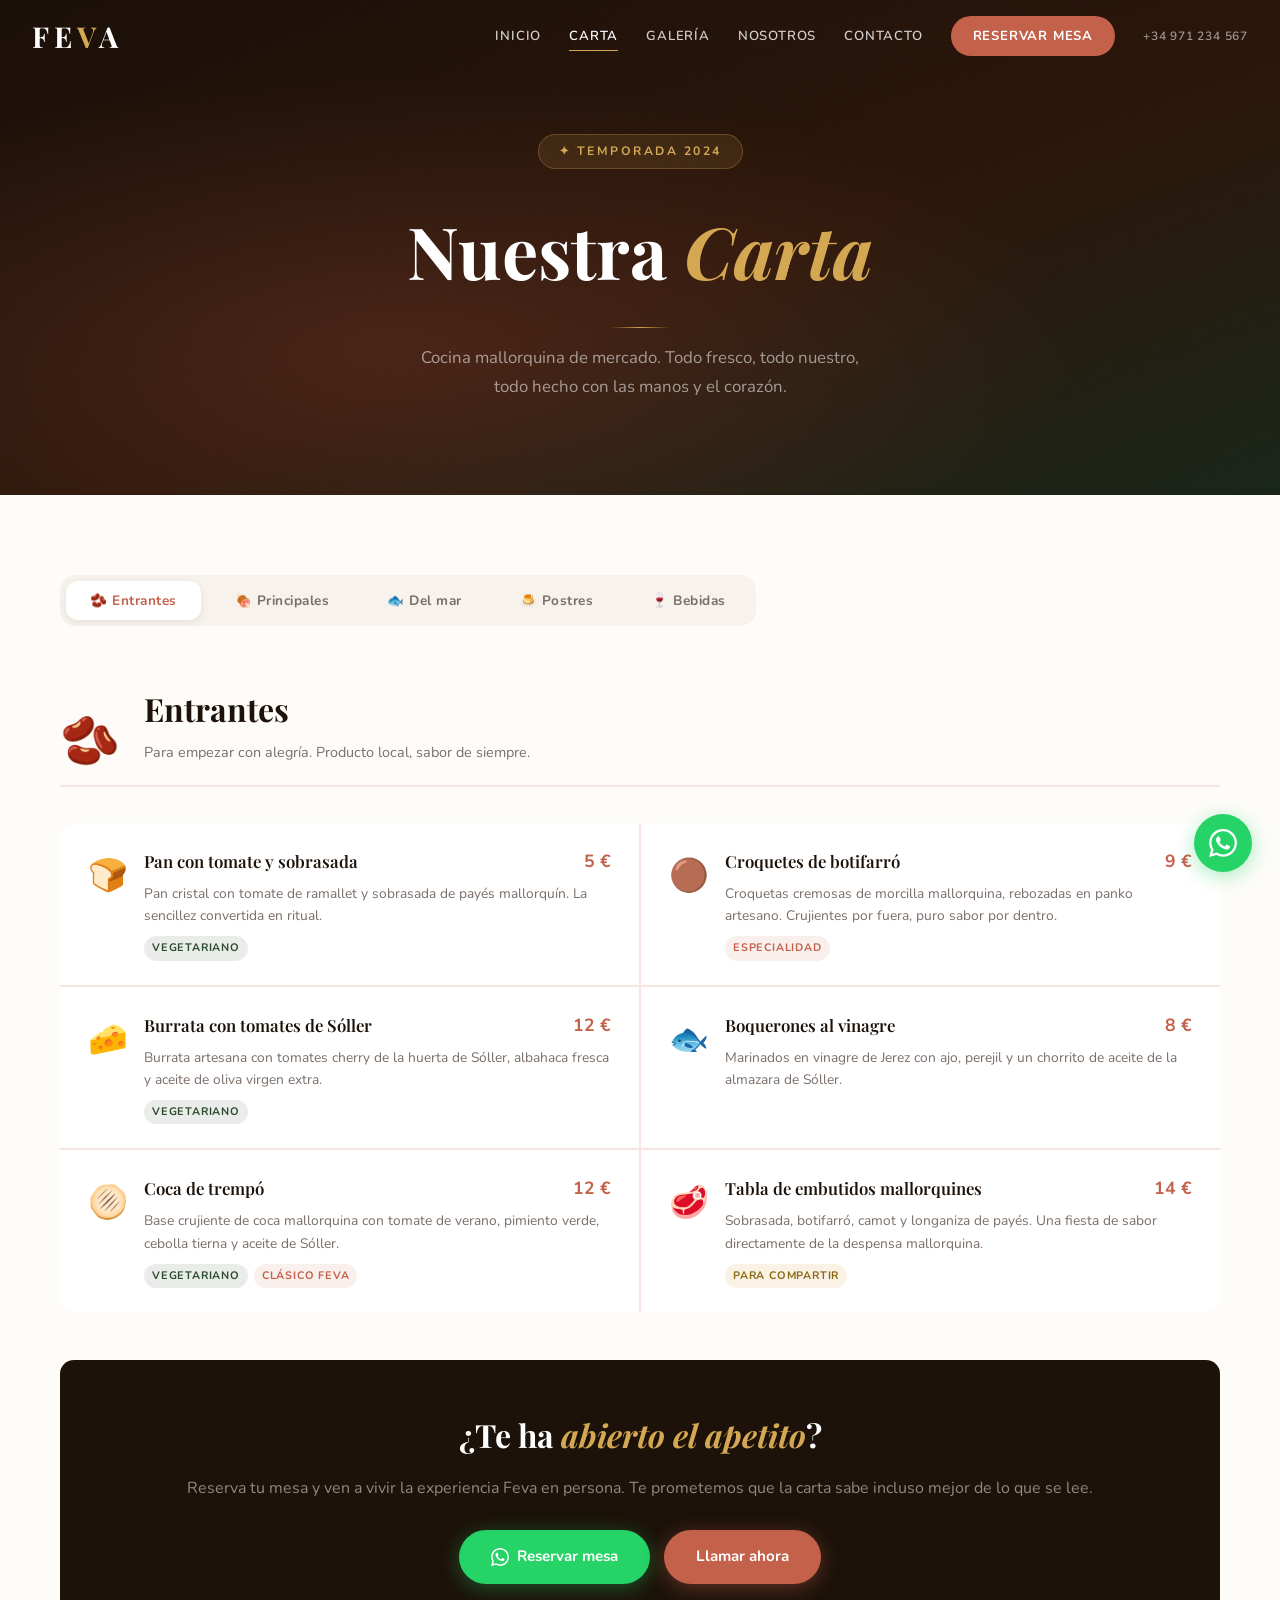
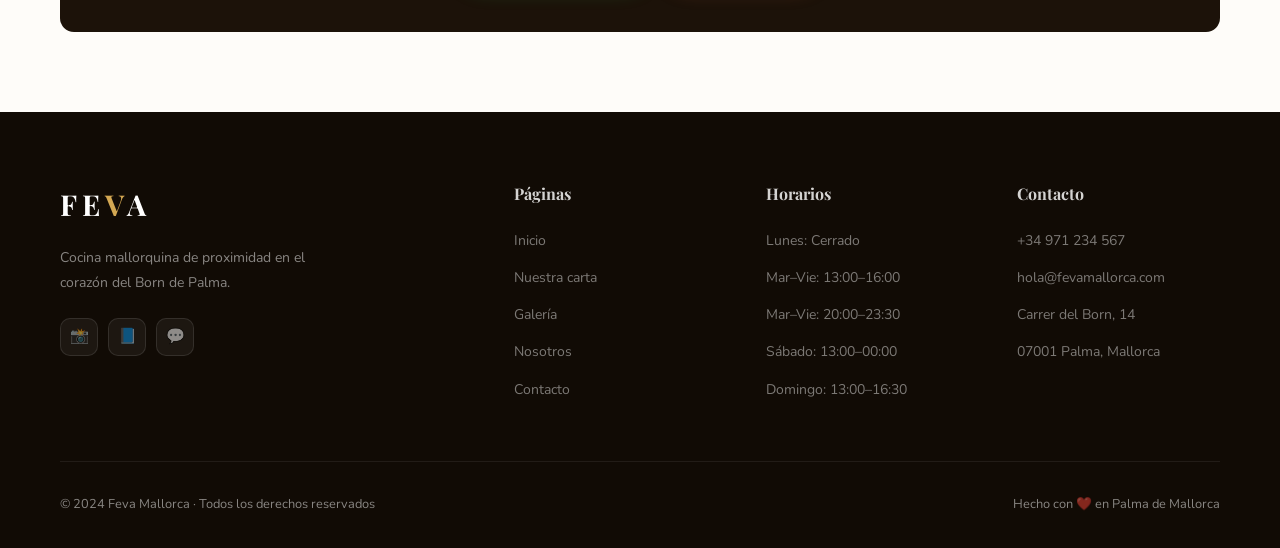
<file: feva/carta.html>
<!DOCTYPE html>
<html lang="es">
<head>
  <meta charset="UTF-8">
  <meta name="viewport" content="width=device-width, initial-scale=1.0">
  <title>Nuestra Carta — Feva | Palma, Mallorca</title>
  <meta name="description" content="Descubre la carta de Feva: cocina mallorquina de mercado con ingredientes de proximidad. Entrantes, principales, pescados, postres y vinos de Mallorca.">
  <link rel="preconnect" href="https://fonts.googleapis.com">
  <link rel="preconnect" href="https://fonts.gstatic.com" crossorigin>
  <link href="https://fonts.googleapis.com/css2?family=Playfair+Display:ital,wght@0,400;0,600;0,700;1,400;1,600&family=Nunito:wght@300;400;500;600;700&display=swap" rel="stylesheet">
  <style>
    :root {
      --pr:#C4614A;--pr-d:#A34D3A;--sec:#2C4A2E;--acc:#D4A853;
      --dark:#1C1209;--cream:#F7F2EB;--light:#FEFCF9;
      --txt:#3A3330;--txt-m:#7A6E68;--border:rgba(196,97,74,.15);
      --ft:'Playfair Display',Georgia,serif;--fb:'Nunito',sans-serif;
      --sh-s:0 2px 8px rgba(28,18,9,.08);--sh-m:0 4px 24px rgba(28,18,9,.12);
      --r:14px;--ease:.3s cubic-bezier(.4,0,.2,1);--mw:1160px;
    }
    *,*::before,*::after{box-sizing:border-box;margin:0;padding:0;}
    html{scroll-behavior:smooth;}
    body{font-family:var(--fb);color:var(--txt);background:var(--light);line-height:1.7;overflow-x:hidden;}
    a{text-decoration:none;color:inherit;}
    #prog{position:fixed;top:0;left:0;height:3px;width:0%;background:linear-gradient(90deg,var(--pr),var(--acc));z-index:9999;transition:width .1s;}
    header{position:fixed;top:0;left:0;right:0;z-index:1000;padding:0 32px;height:72px;display:flex;align-items:center;justify-content:space-between;transition:var(--ease);}
    header.scrolled{background:rgba(28,18,9,.97);backdrop-filter:blur(12px);box-shadow:0 2px 24px rgba(0,0,0,.3);}
    .logo{font-family:var(--ft);font-size:1.8rem;font-weight:700;color:#fff;letter-spacing:5px;text-transform:uppercase;}
    .logo b{color:var(--acc);}
    nav{display:flex;align-items:center;gap:28px;}
    nav a{color:rgba(255,255,255,.8);font-size:.82rem;font-weight:600;letter-spacing:.8px;text-transform:uppercase;transition:var(--ease);position:relative;}
    nav a::after{content:'';position:absolute;bottom:-4px;left:0;width:0;height:1.5px;background:var(--acc);transition:var(--ease);}
    nav a:hover,nav a.active{color:#fff;}nav a:hover::after,nav a.active::after{width:100%;}
    .nav-cta{background:var(--pr)!important;color:#fff!important;padding:9px 22px;border-radius:50px;font-weight:700!important;}
    .nav-cta::after{display:none!important;}.nav-cta:hover{background:var(--pr-d)!important;transform:translateY(-1px);}
    .nav-phone{color:rgba(255,255,255,.55)!important;font-size:.75rem!important;}
    .hamburger{display:none;flex-direction:column;gap:5px;cursor:pointer;padding:8px;background:none;border:none;}
    .hamburger span{display:block;width:24px;height:2px;background:#fff;border-radius:2px;transition:var(--ease);}
    .hamburger.open span:nth-child(1){transform:rotate(45deg) translate(5px,5px);}
    .hamburger.open span:nth-child(2){opacity:0;}
    .hamburger.open span:nth-child(3){transform:rotate(-45deg) translate(5px,-5px);}
    .mob-nav{display:none;position:fixed;top:72px;left:0;right:0;background:rgba(28,18,9,.98);backdrop-filter:blur(16px);padding:24px 32px;flex-direction:column;gap:0;z-index:999;border-top:1px solid rgba(255,255,255,.08);}
    .mob-nav.open{display:flex;}
    .mob-nav a{color:rgba(255,255,255,.8);font-size:.95rem;font-weight:500;padding:14px 0;border-bottom:1px solid rgba(255,255,255,.07);}
    .btn{display:inline-flex;align-items:center;gap:8px;padding:14px 32px;border-radius:50px;font-weight:700;font-size:.95rem;transition:var(--ease);cursor:pointer;border:none;font-family:var(--fb);}
    .btn-pr{background:var(--pr);color:#fff;box-shadow:0 4px 20px rgba(196,97,74,.4);}
    .btn-pr:hover{background:var(--pr-d);transform:translateY(-2px);}
    .btn-wa{background:#25D366;color:#fff;box-shadow:0 4px 20px rgba(37,211,102,.35);}
    .btn-wa:hover{background:#1ebe5a;transform:translateY(-2px);}

    /* HERO CARTA */
    .hero-page{height:55vh;min-height:420px;display:flex;align-items:center;justify-content:center;text-align:center;position:relative;overflow:hidden;
      background:radial-gradient(ellipse at 30% 70%,rgba(196,97,74,.2) 0%,transparent 55%),linear-gradient(160deg,#180D06 0%,#2A1408 55%,#182418 100%);}
    .hero-page::after{content:'';position:absolute;inset:0;opacity:.03;background:url("data:image/svg+xml,%3Csvg xmlns='http://www.w3.org/2000/svg' width='300' height='300'%3E%3Cfilter id='n'%3E%3CfeTurbulence type='fractalNoise' baseFrequency='.85' numOctaves='4' stitchTiles='stitch'/%3E%3C/filter%3E%3Crect width='100%25' height='100%25' filter='url(%23n)'/%3E%3C/svg%3E") 300px;pointer-events:none;}
    .hero-pg-cnt{position:relative;z-index:1;padding:100px 24px 60px;animation:fadeUp .9s ease both;}
    .page-badge{display:inline-flex;align-items:center;gap:8px;background:rgba(212,168,83,.12);border:1px solid rgba(212,168,83,.28);color:var(--acc);padding:6px 20px;border-radius:50px;font-size:.76rem;font-weight:700;letter-spacing:2.5px;text-transform:uppercase;margin-bottom:20px;}
    .hero-pg-cnt h1{font-family:var(--ft);font-size:clamp(2.4rem,6vw,4.5rem);color:#fff;font-weight:700;margin-bottom:14px;}
    .hero-pg-cnt h1 em{font-style:italic;color:var(--acc);}
    .hero-line{width:60px;height:1px;background:linear-gradient(90deg,transparent,var(--acc),transparent);margin:16px auto;}
    .hero-pg-cnt p{font-size:1.05rem;color:rgba(255,255,255,.55);max-width:460px;margin:0 auto;}

    /* TABS */
    .menu-section{padding:80px 24px;}
    .cnt{max-width:var(--mw);margin:0 auto;}
    .tabs-wrap{display:flex;gap:10px;flex-wrap:wrap;margin-bottom:56px;padding:6px;background:var(--cream);border-radius:16px;width:fit-content;}
    .tab-btn{padding:10px 24px;border-radius:12px;border:none;cursor:pointer;font-family:var(--fb);font-size:.85rem;font-weight:700;letter-spacing:.5px;color:var(--txt-m);background:transparent;transition:var(--ease);}
    .tab-btn.active{background:#fff;color:var(--pr);box-shadow:var(--sh-s);}
    .tab-btn:hover:not(.active){color:var(--txt);background:rgba(255,255,255,.6);}

    /* MENU CATEGORY */
    .cat-section{display:none;}
    .cat-section.visible{display:block;animation:fadeUp .4s ease both;}
    .cat-header{display:flex;align-items:flex-end;gap:24px;margin-bottom:36px;padding-bottom:20px;border-bottom:2px solid var(--border);}
    .cat-icon{font-size:3rem;line-height:1;}
    .cat-header h2{font-family:var(--ft);font-size:2rem;color:var(--dark);}
    .cat-header p{font-size:.9rem;color:var(--txt-m);margin-top:4px;}

    /* MENU ITEMS */
    .menu-grid{display:grid;grid-template-columns:1fr 1fr;gap:2px;background:var(--border);border-radius:var(--r);overflow:hidden;margin-bottom:48px;}
    .menu-item{background:#fff;padding:24px 28px;transition:var(--ease);display:flex;align-items:flex-start;gap:16px;}
    .menu-item:hover{background:var(--cream);}
    .item-emoji{font-size:2rem;flex-shrink:0;margin-top:2px;}
    .item-body{flex:1;}
    .item-top{display:flex;justify-content:space-between;align-items:flex-start;gap:12px;margin-bottom:6px;}
    .item-name{font-family:var(--ft);font-size:1.05rem;color:var(--dark);font-weight:600;}
    .item-price{font-size:1.1rem;font-weight:700;color:var(--pr);white-space:nowrap;flex-shrink:0;}
    .item-desc{font-size:.86rem;color:var(--txt-m);line-height:1.65;}
    .item-tags{display:flex;gap:6px;margin-top:8px;flex-wrap:wrap;}
    .tag{font-size:.68rem;font-weight:700;letter-spacing:.8px;text-transform:uppercase;padding:3px 8px;border-radius:50px;background:var(--cream);color:var(--txt-m);}
    .tag.v{background:rgba(44,74,46,.1);color:var(--sec);}
    .tag.s{background:rgba(196,97,74,.1);color:var(--pr);}
    .tag.p{background:rgba(212,168,83,.15);color:#8B6914;}

    /* CTA */
    .carta-cta{background:var(--dark);border-radius:var(--r);padding:48px;text-align:center;margin-top:24px;}
    .carta-cta h3{font-family:var(--ft);font-size:2rem;color:#fff;margin-bottom:12px;}
    .carta-cta h3 em{font-style:italic;color:var(--acc);}
    .carta-cta p{color:rgba(255,255,255,.5);margin-bottom:28px;font-size:1rem;}
    .cta-btns{display:flex;gap:14px;justify-content:center;flex-wrap:wrap;}

    /* FOOTER */
    footer{background:#110B05;color:rgba(255,255,255,.5);padding:68px 24px 32px;}
    .ft-grid{max-width:var(--mw);margin:0 auto;display:grid;grid-template-columns:2fr 1fr 1fr 1fr;gap:48px;padding-bottom:48px;border-bottom:1px solid rgba(255,255,255,.07);margin-bottom:32px;}
    .ft-brand .logo{margin-bottom:16px;display:block;}
    .ft-brand p{font-size:.875rem;line-height:1.82;max-width:255px;margin-bottom:22px;}
    .socials{display:flex;gap:10px;}
    .soc{width:38px;height:38px;border-radius:10px;background:rgba(255,255,255,.05);border:1px solid rgba(255,255,255,.1);display:flex;align-items:center;justify-content:center;font-size:.95rem;transition:var(--ease);}
    .soc:hover{background:var(--pr);border-color:var(--pr);transform:translateY(-2px);}
    .ft-col h4{font-family:var(--ft);font-size:1rem;color:rgba(255,255,255,.82);margin-bottom:20px;}
    .ft-col ul{list-style:none;}.ft-col li{margin-bottom:10px;}
    .ft-col li a{font-size:.875rem;color:rgba(255,255,255,.45);transition:var(--ease);}
    .ft-col li a:hover{color:var(--acc);}
    .ft-bot{max-width:var(--mw);margin:0 auto;display:flex;justify-content:space-between;font-size:.8rem;flex-wrap:wrap;gap:10px;}
    .wa-float{position:fixed;bottom:28px;right:28px;z-index:998;display:flex;flex-direction:column;align-items:flex-end;gap:10px;}
    .wa-bubble{background:#fff;color:var(--txt);padding:10px 16px;border-radius:12px 12px 0 12px;font-size:.84rem;font-weight:700;box-shadow:var(--sh-m);opacity:0;transform:translateY(6px) scale(.95);transition:var(--ease);white-space:nowrap;}
    .wa-float:hover .wa-bubble{opacity:1;transform:translateY(0) scale(1);}
    .wa-btn{width:58px;height:58px;background:#25D366;border-radius:50%;display:flex;align-items:center;justify-content:center;box-shadow:0 4px 20px rgba(37,211,102,.4);transition:var(--ease);animation:pwa 2.5s infinite;}
    .wa-btn:hover{transform:scale(1.1);}
    .wa-btn svg{fill:#fff;}
    .rv{opacity:0;transform:translateY(24px);transition:opacity .7s ease,transform .7s ease;}
    .rv.in{opacity:1;transform:translateY(0);}
    @keyframes fadeUp{from{opacity:0;transform:translateY(28px);}to{opacity:1;transform:translateY(0);}}
    @keyframes pwa{0%,100%{box-shadow:0 4px 20px rgba(37,211,102,.4);}50%{box-shadow:0 4px 30px rgba(37,211,102,.65),0 0 0 12px rgba(37,211,102,.1);}}
    @media(max-width:900px){.ft-grid{grid-template-columns:1fr 1fr;}.menu-grid{grid-template-columns:1fr;}}
    @media(max-width:768px){nav{display:none;}.hamburger{display:flex;}.ft-grid{grid-template-columns:1fr;gap:32px;}.tabs-wrap{width:100%;justify-content:flex-start;overflow-x:auto;flex-wrap:nowrap;}}
  </style>
</head>
<body>
<div id="prog"></div>

<header id="hdr">
  <a href="index.html" class="logo">FE<b>V</b>A</a>
  <nav>
    <a href="index.html">Inicio</a>
    <a href="carta.html" class="active">Carta</a>
    <a href="galeria.html">Galería</a>
    <a href="nosotros.html">Nosotros</a>
    <a href="contacto.html">Contacto</a>
    <a href="https://wa.me/34971234567?text=Hola%2C%20me%20gustar%C3%ADa%20reservar%20una%20mesa%20en%20Feva" target="_blank" class="nav-cta">Reservar mesa</a>
    <a href="tel:+34971234567" class="nav-phone">+34 971 234 567</a>
  </nav>
  <button class="hamburger" id="hbg" aria-label="Menú"><span></span><span></span><span></span></button>
</header>
<div class="mob-nav" id="mnav">
  <a href="index.html">Inicio</a><a href="carta.html">Carta</a><a href="galeria.html">Galería</a>
  <a href="nosotros.html">Nosotros</a><a href="contacto.html">Contacto</a>
  <a href="https://wa.me/34971234567?text=Hola%2C%20me%20gustar%C3%ADa%20reservar%20una%20mesa%20en%20Feva" target="_blank" style="color:#25D366!important;">📱 Reservar por WhatsApp</a>
  <a href="tel:+34971234567">📞 +34 971 234 567</a>
</div>

<!-- HERO -->
<div class="hero-page">
  <div class="hero-pg-cnt">
    <div class="page-badge">✦ Temporada 2024</div>
    <h1>Nuestra <em>Carta</em></h1>
    <div class="hero-line"></div>
    <p>Cocina mallorquina de mercado. Todo fresco, todo nuestro, todo hecho con las manos y el corazón.</p>
  </div>
</div>

<!-- MENU -->
<section class="menu-section">
  <div class="cnt">
    <div class="tabs-wrap rv">
      <button class="tab-btn active" data-tab="entrantes">🫘 Entrantes</button>
      <button class="tab-btn" data-tab="principales">🍖 Principales</button>
      <button class="tab-btn" data-tab="mar">🐟 Del mar</button>
      <button class="tab-btn" data-tab="postres">🍮 Postres</button>
      <button class="tab-btn" data-tab="bebidas">🍷 Bebidas</button>
    </div>

    <!-- ENTRANTES -->
    <div class="cat-section visible" id="entrantes">
      <div class="cat-header"><div class="cat-icon">🫘</div><div><h2>Entrantes</h2><p>Para empezar con alegría. Producto local, sabor de siempre.</p></div></div>
      <div class="menu-grid">
        <div class="menu-item">
          <div class="item-emoji">🍞</div>
          <div class="item-body">
            <div class="item-top"><span class="item-name">Pan con tomate y sobrasada</span><span class="item-price">5 €</span></div>
            <p class="item-desc">Pan cristal con tomate de ramallet y sobrasada de payés mallorquín. La sencillez convertida en ritual.</p>
            <div class="item-tags"><span class="tag v">Vegetariano</span></div>
          </div>
        </div>
        <div class="menu-item">
          <div class="item-emoji">🟤</div>
          <div class="item-body">
            <div class="item-top"><span class="item-name">Croquetes de botifarró</span><span class="item-price">9 €</span></div>
            <p class="item-desc">Croquetas cremosas de morcilla mallorquina, rebozadas en panko artesano. Crujientes por fuera, puro sabor por dentro.</p>
            <div class="item-tags"><span class="tag s">Especialidad</span></div>
          </div>
        </div>
        <div class="menu-item">
          <div class="item-emoji">🧀</div>
          <div class="item-body">
            <div class="item-top"><span class="item-name">Burrata con tomates de Sóller</span><span class="item-price">12 €</span></div>
            <p class="item-desc">Burrata artesana con tomates cherry de la huerta de Sóller, albahaca fresca y aceite de oliva virgen extra.</p>
            <div class="item-tags"><span class="tag v">Vegetariano</span></div>
          </div>
        </div>
        <div class="menu-item">
          <div class="item-emoji">🐟</div>
          <div class="item-body">
            <div class="item-top"><span class="item-name">Boquerones al vinagre</span><span class="item-price">8 €</span></div>
            <p class="item-desc">Marinados en vinagre de Jerez con ajo, perejil y un chorrito de aceite de la almazara de Sóller.</p>
          </div>
        </div>
        <div class="menu-item">
          <div class="item-emoji">🫓</div>
          <div class="item-body">
            <div class="item-top"><span class="item-name">Coca de trempó</span><span class="item-price">12 €</span></div>
            <p class="item-desc">Base crujiente de coca mallorquina con tomate de verano, pimiento verde, cebolla tierna y aceite de Sóller.</p>
            <div class="item-tags"><span class="tag v">Vegetariano</span><span class="tag s">Clásico Feva</span></div>
          </div>
        </div>
        <div class="menu-item">
          <div class="item-emoji">🥩</div>
          <div class="item-body">
            <div class="item-top"><span class="item-name">Tabla de embutidos mallorquines</span><span class="item-price">14 €</span></div>
            <p class="item-desc">Sobrasada, botifarró, camot y longaniza de payés. Una fiesta de sabor directamente de la despensa mallorquina.</p>
            <div class="item-tags"><span class="tag p">Para compartir</span></div>
          </div>
        </div>
      </div>
    </div>

    <!-- PRINCIPALES -->
    <div class="cat-section" id="principales">
      <div class="cat-header"><div class="cat-icon">🍖</div><div><h2>Principales</h2><p>De la tierra mallorquina a tu mesa. Los platos que cuentan nuestra historia.</p></div></div>
      <div class="menu-grid">
        <div class="menu-item">
          <div class="item-emoji">🫕</div>
          <div class="item-body">
            <div class="item-top"><span class="item-name">Arròs brut mallorquín</span><span class="item-price">16 €</span></div>
            <p class="item-desc">El plato de domingo de toda la isla. Arroz con magro de cerdo negro, setas y verduras de la huerta de Can Biel.</p>
            <div class="item-tags"><span class="tag s">Estrella de la casa</span></div>
          </div>
        </div>
        <div class="menu-item">
          <div class="item-emoji">🫘</div>
          <div class="item-body">
            <div class="item-top"><span class="item-name">Frito mallorquín de matances</span><span class="item-price">15 €</span></div>
            <p class="item-desc">La receta de la abuela Margalida. Patatas, botifarró, pimentón fresco e hierbas de Monte mallorquín.</p>
            <div class="item-tags"><span class="tag s">Receta tradicional</span></div>
          </div>
        </div>
        <div class="menu-item">
          <div class="item-emoji">🍆</div>
          <div class="item-body">
            <div class="item-top"><span class="item-name">Tumbet con sobrasada gratinada</span><span class="item-price">17 €</span></div>
            <p class="item-desc">Capas de berenjena, calabacín y patata con salsa de tomate casera y sobrasada de payés que se funde con el calor del horno.</p>
            <div class="item-tags"><span class="tag v">Vegetal</span></div>
          </div>
        </div>
        <div class="menu-item">
          <div class="item-emoji">🍖</div>
          <div class="item-body">
            <div class="item-top"><span class="item-name">Cordero al horno</span><span class="item-price">24 €</span></div>
            <p class="item-desc">Paletilla de cordero lechal de la Serra de Tramuntana, asada lentamente con tomillo, romero y limón de Sóller.</p>
            <div class="item-tags"><span class="tag s">Estrella de la casa</span></div>
          </div>
        </div>
        <div class="menu-item">
          <div class="item-emoji">🐷</div>
          <div class="item-body">
            <div class="item-top"><span class="item-name">Lomo de cerdo negro con col</span><span class="item-price">18 €</span></div>
            <p class="item-desc">Cerdo negro mallorquín con col guisada, setas silvestres y un fondo de vino de Binissalem que perfuma la cocina.</p>
          </div>
        </div>
        <div class="menu-item">
          <div class="item-emoji">🐓</div>
          <div class="item-body">
            <div class="item-top"><span class="item-name">Pollo de payés al ast</span><span class="item-price">19 €</span></div>
            <p class="item-desc">Pollo criado en libertad en las fincas de Llucmajor, asado a la brasa con hierbas aromáticas del campo.</p>
          </div>
        </div>
      </div>
    </div>

    <!-- MAR -->
    <div class="cat-section" id="mar">
      <div class="cat-header"><div class="cat-icon">🐟</div><div><h2>Del mar</h2><p>Lo que nos trae la lonja de Palma cada mañana.</p></div></div>
      <div class="menu-grid">
        <div class="menu-item">
          <div class="item-emoji">🍲</div>
          <div class="item-body">
            <div class="item-top"><span class="item-name">Caldos de peix de roca</span><span class="item-price">14 €</span></div>
            <p class="item-desc">Caldo de pescado de roca local preparado cada mañana. Con aïoli casero y tostadas de coca integral para mojar.</p>
            <div class="item-tags"><span class="tag s">Clásico Feva</span></div>
          </div>
        </div>
        <div class="menu-item">
          <div class="item-emoji">🐟</div>
          <div class="item-body">
            <div class="item-top"><span class="item-name">Peix frit de llampuga</span><span class="item-price">19 €</span></div>
            <p class="item-desc">Llampuga fresca de la lonja de Palma, rebozada en harina de almendra y frita en aceite de oliva virgen extra de Sóller.</p>
          </div>
        </div>
        <div class="menu-item">
          <div class="item-emoji">🦐</div>
          <div class="item-body">
            <div class="item-top"><span class="item-name">Gambas rojas a la mallorquina</span><span class="item-price">22 €</span></div>
            <p class="item-desc">Gambas rojas de Palma a la plancha con sal de hierbas y aïoli de limón. Producto de loncha, sin trampa ni cartón.</p>
            <div class="item-tags"><span class="tag p">Temporada</span></div>
          </div>
        </div>
        <div class="menu-item">
          <div class="item-emoji">🐡</div>
          <div class="item-body">
            <div class="item-top"><span class="item-name">Cap roig al horno</span><span class="item-price">26 €</span></div>
            <p class="item-desc">Cabracho entero al horno con patatas panaderas, pimentón de la Vera y vino blanco de Binissalem.</p>
            <div class="item-tags"><span class="tag s">Estrella del mar</span></div>
          </div>
        </div>
        <div class="menu-item">
          <div class="item-emoji">🦑</div>
          <div class="item-body">
            <div class="item-top"><span class="item-name">Sepia guisada en su tinta</span><span class="item-price">17 €</span></div>
            <p class="item-desc">Sepia de lonja guisada en su propia tinta con arroz blanco perfumado al azafrán de Mallorca.</p>
          </div>
        </div>
      </div>
    </div>

    <!-- POSTRES -->
    <div class="cat-section" id="postres">
      <div class="cat-header"><div class="cat-icon">🍮</div><div><h2>Postres</h2><p>El final perfecto. Dulzura mallorquina de toda la vida.</p></div></div>
      <div class="menu-grid">
        <div class="menu-item">
          <div class="item-emoji">🥐</div>
          <div class="item-body">
            <div class="item-top"><span class="item-name">Ensaïmada de cabello de ángel</span><span class="item-price">6 €</span></div>
            <p class="item-desc">Elaboración propia con masa madre y cabello de ángel artesano. Servida templada, tal como manda la tradición.</p>
            <div class="item-tags"><span class="tag s">Elaboración propia</span></div>
          </div>
        </div>
        <div class="menu-item">
          <div class="item-emoji">🍰</div>
          <div class="item-body">
            <div class="item-top"><span class="item-name">Greixonera de brossat</span><span class="item-price">7 €</span></div>
            <p class="item-desc">Tarta de queso mallorquín al horno con miel de flores silvestres de la Tramuntana. Nuestro postre más pedido.</p>
            <div class="item-tags"><span class="tag s">El más pedido</span></div>
          </div>
        </div>
        <div class="menu-item">
          <div class="item-emoji">🍦</div>
          <div class="item-body">
            <div class="item-top"><span class="item-name">Helado artesano de algarroba</span><span class="item-price">5 €</span></div>
            <p class="item-desc">Elaborado con algarroba ecológica de fincas de Mallorca. Sabor intenso, textura sedosa, cien por cien artesano.</p>
          </div>
        </div>
        <div class="menu-item">
          <div class="item-emoji">🍑</div>
          <div class="item-body">
            <div class="item-top"><span class="item-name">Tarta de almendra mallorquina</span><span class="item-price">7 €</span></div>
            <p class="item-desc">Con almendras de Son Ordines, crema de vainilla y un toque de canela. Fina, elegante y mallorquina.</p>
          </div>
        </div>
        <div class="menu-item">
          <div class="item-emoji">🍯</div>
          <div class="item-body">
            <div class="item-top"><span class="item-name">Flam de figues</span><span class="item-price">6 €</span></div>
            <p class="item-desc">Flan de higos secos de payés con caramelo de naranja de la huerta del Raiguer. Dulzura de otoño.</p>
          </div>
        </div>
      </div>
    </div>

    <!-- BEBIDAS -->
    <div class="cat-section" id="bebidas">
      <div class="cat-header"><div class="cat-icon">🍷</div><div><h2>Bebidas</h2><p>Vinos de la tierra y bebidas con raíces mallorquinas.</p></div></div>
      <div class="menu-grid">
        <div class="menu-item">
          <div class="item-emoji">🍷</div>
          <div class="item-body">
            <div class="item-top"><span class="item-name">Vino D.O. Binissalem — copa</span><span class="item-price">3,50 €</span></div>
            <p class="item-desc">Tinto, rosado o blanco de la denominación de origen más auténtica de Mallorca. Selección del mes del sommelier de Feva.</p>
            <div class="item-tags"><span class="tag s">Selección del mes</span></div>
          </div>
        </div>
        <div class="menu-item">
          <div class="item-emoji">🍾</div>
          <div class="item-body">
            <div class="item-top"><span class="item-name">Vino D.O. Binissalem — botella</span><span class="item-price">14 €</span></div>
            <p class="item-desc">La misma selección, para compartir bien. Pregunte a nuestro equipo por la carta de vinos completa.</p>
          </div>
        </div>
        <div class="menu-item">
          <div class="item-emoji">🍺</div>
          <div class="item-body">
            <div class="item-top"><span class="item-name">Cerveza artesana mallorquina</span><span class="item-price">3,50 €</span></div>
            <p class="item-desc">De cervecería local del Raval de Palma. Rubia, tostada o de temporada según el día.</p>
          </div>
        </div>
        <div class="menu-item">
          <div class="item-emoji">🌿</div>
          <div class="item-body">
            <div class="item-top"><span class="item-name">Hierbas mallorquinas</span><span class="item-price">3 €</span></div>
            <p class="item-desc">Licor de hierbas aromáticas de Mallorca. El digestivo de la isla, imprescindible para cerrar una buena comida.</p>
          </div>
        </div>
        <div class="menu-item">
          <div class="item-emoji">💧</div>
          <div class="item-body">
            <div class="item-top"><span class="item-name">Agua Font des Pi, Mallorca</span><span class="item-price">2 €</span></div>
            <p class="item-desc">Agua mineral de manantial mallorquín. Con o sin gas. Local hasta en lo que bebemos.</p>
          </div>
        </div>
        <div class="menu-item">
          <div class="item-emoji">🍋</div>
          <div class="item-body">
            <div class="item-top"><span class="item-name">Refrescos naturales</span><span class="item-price">3 €</span></div>
            <p class="item-desc">Limonada de Sóller, naranjada o horchata de chufa. Sin azúcares añadidos, elaboradas diariamente.</p>
            <div class="item-tags"><span class="tag v">Sin alcohol</span></div>
          </div>
        </div>
      </div>
    </div>

    <!-- CTA -->
    <div class="carta-cta rv">
      <h3>¿Te ha <em>abierto el apetito</em>?</h3>
      <p>Reserva tu mesa y ven a vivir la experiencia Feva en persona. Te prometemos que la carta sabe incluso mejor de lo que se lee.</p>
      <div class="cta-btns">
        <a href="https://wa.me/34971234567?text=Hola%2C%20me%20gustar%C3%ADa%20reservar%20una%20mesa%20en%20Feva" target="_blank" class="btn btn-wa">
          <svg width="18" height="18" viewBox="0 0 24 24" fill="white"><path d="M17.472 14.382c-.297-.149-1.758-.867-2.03-.967-.273-.099-.471-.148-.67.15-.197.297-.767.966-.94 1.164-.173.199-.347.223-.644.075-.297-.15-1.255-.463-2.39-1.475-.883-.788-1.48-1.761-1.653-2.059-.173-.297-.018-.458.13-.606.134-.133.298-.347.446-.52.149-.174.198-.298.298-.497.099-.198.05-.371-.025-.52-.075-.149-.669-1.612-.916-2.207-.242-.579-.487-.5-.669-.51-.173-.008-.371-.01-.57-.01-.198 0-.52.074-.792.372-.272.297-1.04 1.016-1.04 2.479 0 1.462 1.065 2.875 1.213 3.074.149.198 2.096 3.2 5.077 4.487.709.306 1.262.489 1.694.625.712.227 1.36.195 1.871.118.571-.085 1.758-.719 2.006-1.413.248-.694.248-1.289.173-1.413-.074-.124-.272-.198-.57-.347m-5.421 7.403h-.004a9.87 9.87 0 01-5.031-1.378l-.361-.214-3.741.982.998-3.648-.235-.374a9.86 9.86 0 01-1.51-5.26c.001-5.45 4.436-9.884 9.888-9.884 2.64 0 5.122 1.03 6.988 2.898a9.825 9.825 0 012.893 6.994c-.003 5.45-4.437 9.884-9.885 9.884m8.413-18.297A11.815 11.815 0 0012.05 0C5.495 0 .16 5.335.157 11.892c0 2.096.547 4.142 1.588 5.945L.057 24l6.305-1.654a11.882 11.882 0 005.683 1.448h.005c6.554 0 11.89-5.335 11.893-11.893a11.821 11.821 0 00-3.48-8.413z"/></svg>
          Reservar mesa
        </a>
        <a href="tel:+34971234567" class="btn btn-pr">Llamar ahora</a>
      </div>
    </div>
  </div>
</section>

<footer>
  <div class="ft-grid">
    <div class="ft-brand">
      <a href="index.html" class="logo">FE<b>V</b>A</a>
      <p>Cocina mallorquina de proximidad en el corazón del Born de Palma.</p>
      <div class="socials">
        <a href="https://instagram.com" target="_blank" class="soc">📸</a>
        <a href="https://facebook.com" target="_blank" class="soc">📘</a>
        <a href="https://wa.me/34971234567" target="_blank" class="soc">💬</a>
      </div>
    </div>
    <div class="ft-col"><h4>Páginas</h4><ul>
      <li><a href="index.html">Inicio</a></li><li><a href="carta.html">Nuestra carta</a></li>
      <li><a href="galeria.html">Galería</a></li><li><a href="nosotros.html">Nosotros</a></li>
      <li><a href="contacto.html">Contacto</a></li>
    </ul></div>
    <div class="ft-col"><h4>Horarios</h4><ul>
      <li><a>Lunes: Cerrado</a></li><li><a>Mar–Vie: 13:00–16:00</a></li>
      <li><a>Mar–Vie: 20:00–23:30</a></li><li><a>Sábado: 13:00–00:00</a></li>
      <li><a>Domingo: 13:00–16:30</a></li>
    </ul></div>
    <div class="ft-col"><h4>Contacto</h4><ul>
      <li><a href="tel:+34971234567">+34 971 234 567</a></li>
      <li><a href="mailto:hola@fevamallorca.com">hola@fevamallorca.com</a></li>
      <li><a href="contacto.html">Carrer del Born, 14</a></li>
      <li><a href="contacto.html">07001 Palma, Mallorca</a></li>
    </ul></div>
  </div>
  <div class="ft-bot"><span>© 2024 Feva Mallorca · Todos los derechos reservados</span><span>Hecho con ❤️ en Palma de Mallorca</span></div>
</footer>

<div class="wa-float">
  <div class="wa-bubble">¡Reserva tu mesa! 🍽️</div>
  <a href="https://wa.me/34971234567?text=Hola%2C%20me%20gustar%C3%ADa%20reservar%20una%20mesa%20en%20Feva" target="_blank" class="wa-btn">
    <svg width="28" height="28" viewBox="0 0 24 24"><path d="M17.472 14.382c-.297-.149-1.758-.867-2.03-.967-.273-.099-.471-.148-.67.15-.197.297-.767.966-.94 1.164-.173.199-.347.223-.644.075-.297-.15-1.255-.463-2.39-1.475-.883-.788-1.48-1.761-1.653-2.059-.173-.297-.018-.458.13-.606.134-.133.298-.347.446-.52.149-.174.198-.298.298-.497.099-.198.05-.371-.025-.52-.075-.149-.669-1.612-.916-2.207-.242-.579-.487-.5-.669-.51-.173-.008-.371-.01-.57-.01-.198 0-.52.074-.792.372-.272.297-1.04 1.016-1.04 2.479 0 1.462 1.065 2.875 1.213 3.074.149.198 2.096 3.2 5.077 4.487.709.306 1.262.489 1.694.625.712.227 1.36.195 1.871.118.571-.085 1.758-.719 2.006-1.413.248-.694.248-1.289.173-1.413-.074-.124-.272-.198-.57-.347m-5.421 7.403h-.004a9.87 9.87 0 01-5.031-1.378l-.361-.214-3.741.982.998-3.648-.235-.374a9.86 9.86 0 01-1.51-5.26c.001-5.45 4.436-9.884 9.888-9.884 2.64 0 5.122 1.03 6.988 2.898a9.825 9.825 0 012.893 6.994c-.003 5.45-4.437 9.884-9.885 9.884m8.413-18.297A11.815 11.815 0 0012.05 0C5.495 0 .16 5.335.157 11.892c0 2.096.547 4.142 1.588 5.945L.057 24l6.305-1.654a11.882 11.882 0 005.683 1.448h.005c6.554 0 11.89-5.335 11.893-11.893a11.821 11.821 0 00-3.48-8.413z"/></svg>
  </a>
</div>

<script>
  window.addEventListener('scroll',()=>{const s=document.documentElement,t=s.scrollTop,h=s.scrollHeight-window.innerHeight;document.getElementById('prog').style.width=(t/h*100)+'%';});
  const hdr=document.getElementById('hdr');window.addEventListener('scroll',()=>hdr.classList.toggle('scrolled',scrollY>50));
  const hbg=document.getElementById('hbg'),mnav=document.getElementById('mnav');hbg.addEventListener('click',()=>{hbg.classList.toggle('open');mnav.classList.toggle('open');});
  // Tabs
  document.querySelectorAll('.tab-btn').forEach(btn=>{
    btn.addEventListener('click',()=>{
      document.querySelectorAll('.tab-btn').forEach(b=>b.classList.remove('active'));
      document.querySelectorAll('.cat-section').forEach(s=>s.classList.remove('visible'));
      btn.classList.add('active');
      document.getElementById(btn.dataset.tab).classList.add('visible');
    });
  });
  // Reveal
  const obs=new IntersectionObserver((es)=>es.forEach((e,i)=>{if(e.isIntersecting){setTimeout(()=>e.target.classList.add('in'),i*70);obs.unobserve(e.target);}}),{threshold:.1});
  document.querySelectorAll('.rv').forEach(el=>obs.observe(el));
</script>
</body>
</html>
</file>
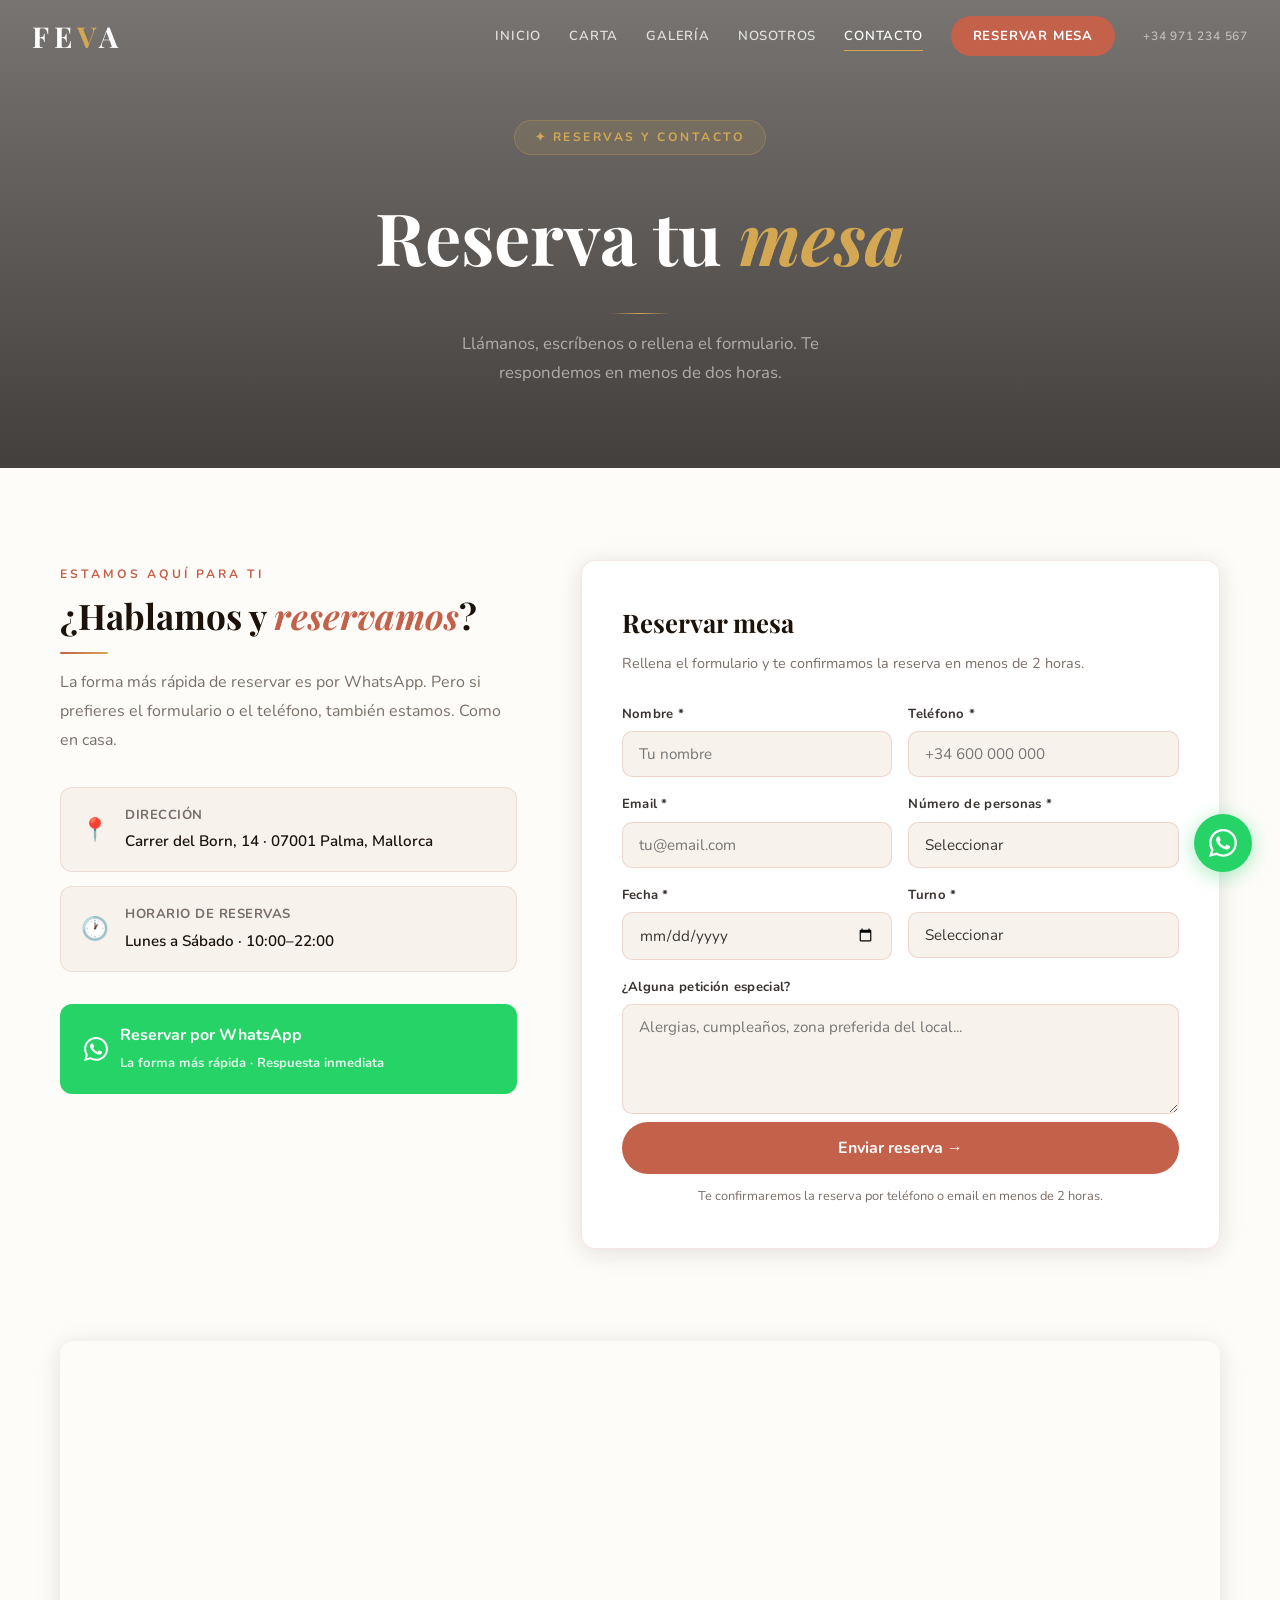
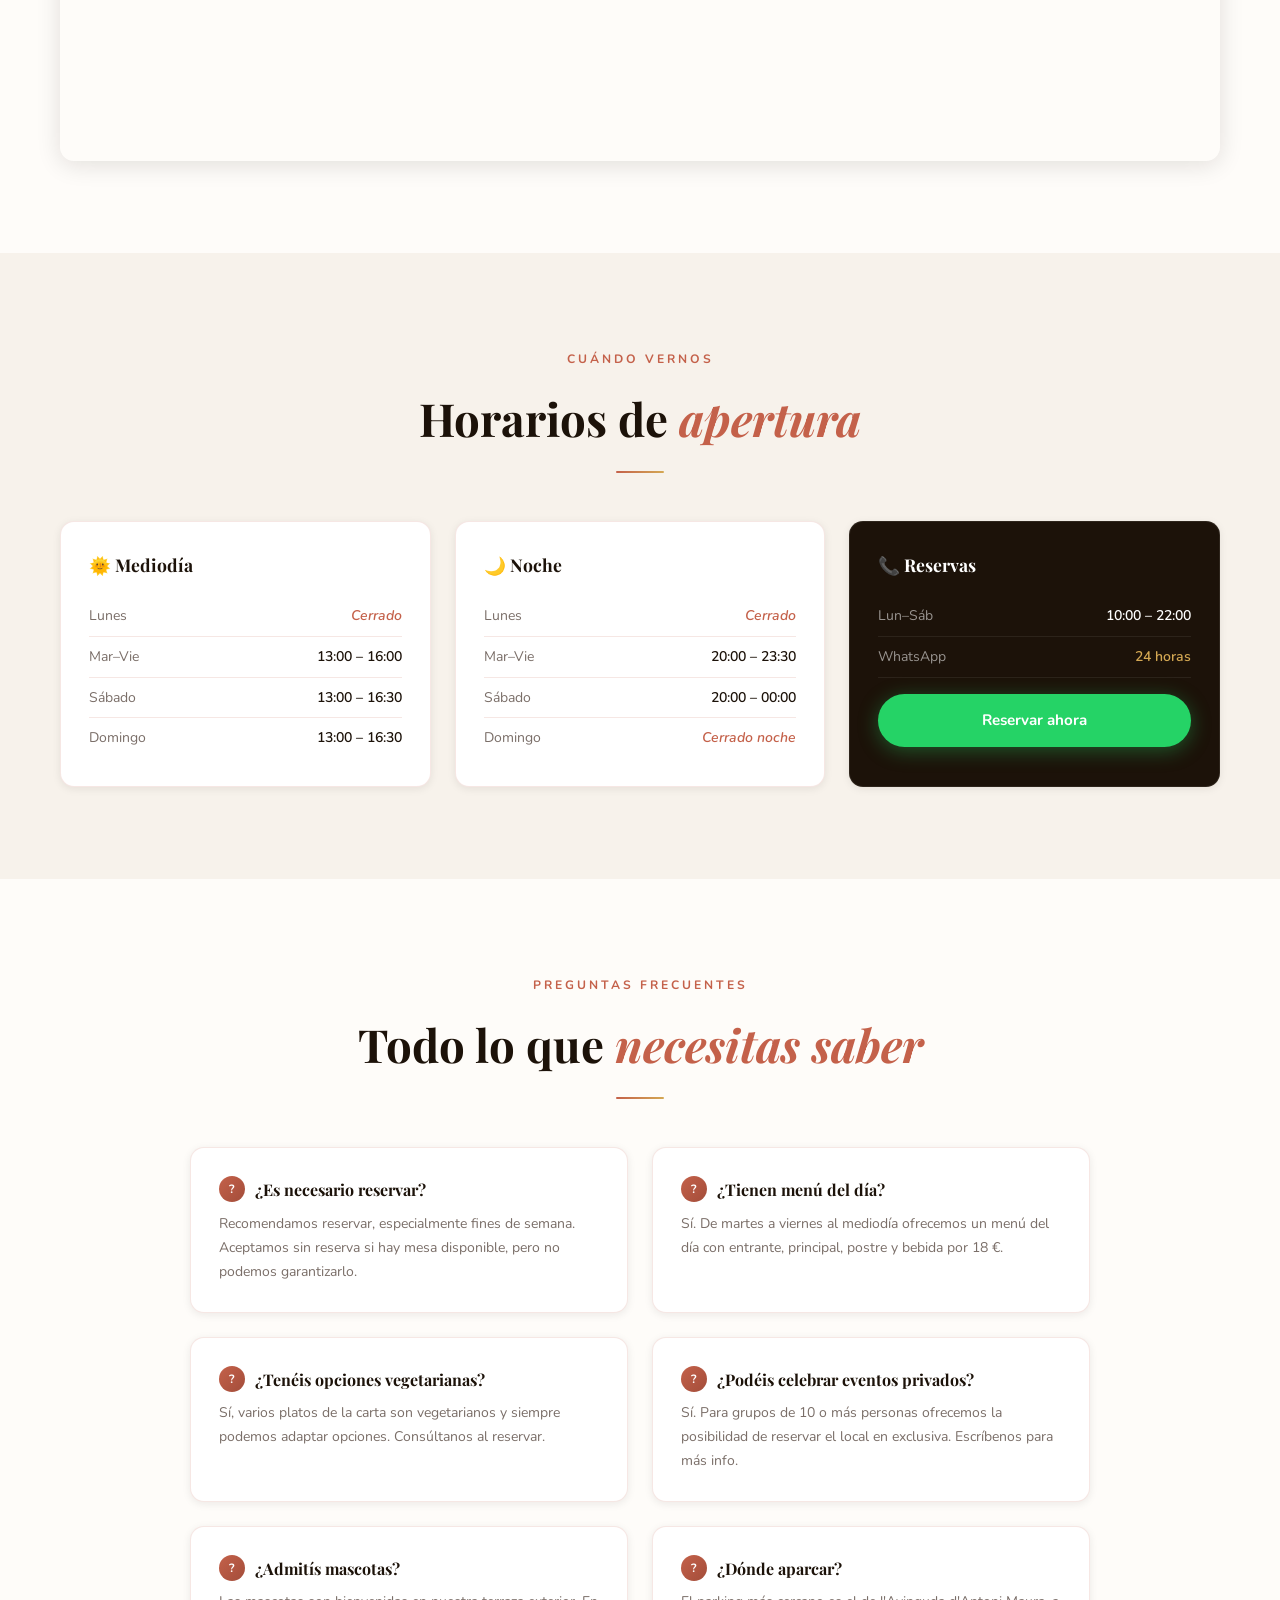
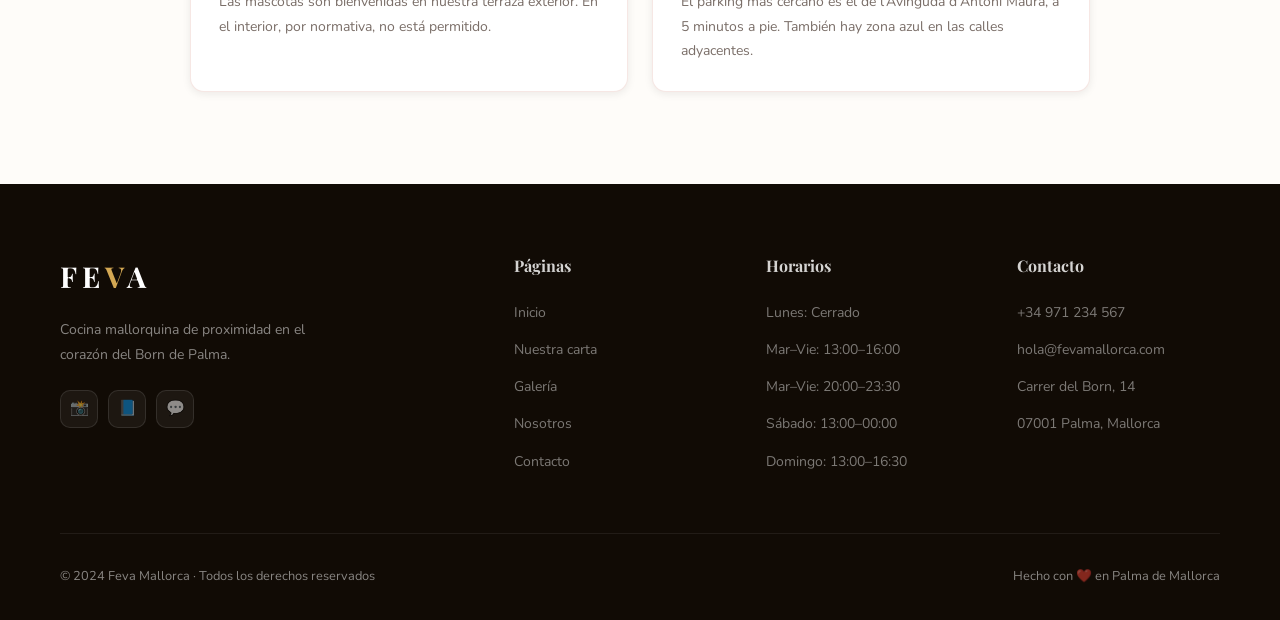
<file: feva/contacto.html>
<!DOCTYPE html>
<html lang="es">
<head>
  <meta charset="UTF-8">
  <meta name="viewport" content="width=device-width, initial-scale=1.0">
  <title>Contacto y Reservas — Feva | Palma, Mallorca</title>
  <meta name="description" content="Reserva tu mesa en Feva, Palma de Mallorca. Carrer del Born, 14. Llámanos o escríbenos por WhatsApp.">
  <link rel="preconnect" href="https://fonts.googleapis.com">
  <link rel="preconnect" href="https://fonts.gstatic.com" crossorigin>
  <link href="https://fonts.googleapis.com/css2?family=Playfair+Display:ital,wght@0,400;0,600;0,700;1,400;1,600&family=Nunito:wght@300;400;500;600;700&display=swap" rel="stylesheet">
  <style>
    :root{--pr:#C4614A;--pr-d:#A34D3A;--sec:#2C4A2E;--acc:#D4A853;--dark:#1C1209;--cream:#F7F2EB;--light:#FEFCF9;--txt:#3A3330;--txt-m:#7A6E68;--border:rgba(196,97,74,.15);--ft:'Playfair Display',Georgia,serif;--fb:'Nunito',sans-serif;--sh-s:0 2px 8px rgba(28,18,9,.08);--sh-m:0 4px 24px rgba(28,18,9,.12);--r:14px;--ease:.3s cubic-bezier(.4,0,.2,1);--mw:1160px;}
    *,*::before,*::after{box-sizing:border-box;margin:0;padding:0;}html{scroll-behavior:smooth;}body{font-family:var(--fb);color:var(--txt);background:var(--light);line-height:1.7;overflow-x:hidden;}a{text-decoration:none;color:inherit;}
    #prog{position:fixed;top:0;left:0;height:3px;width:0%;background:linear-gradient(90deg,var(--pr),var(--acc));z-index:9999;transition:width .1s;}
    header{position:fixed;top:0;left:0;right:0;z-index:1000;padding:0 32px;height:72px;display:flex;align-items:center;justify-content:space-between;transition:var(--ease);}
    header.scrolled{background:rgba(28,18,9,.97);backdrop-filter:blur(12px);box-shadow:0 2px 24px rgba(0,0,0,.3);}
    .logo{font-family:var(--ft);font-size:1.8rem;font-weight:700;color:#fff;letter-spacing:5px;text-transform:uppercase;}.logo b{color:var(--acc);}
    nav{display:flex;align-items:center;gap:28px;}nav a{color:rgba(255,255,255,.8);font-size:.82rem;font-weight:600;letter-spacing:.8px;text-transform:uppercase;transition:var(--ease);position:relative;}
    nav a::after{content:'';position:absolute;bottom:-4px;left:0;width:0;height:1.5px;background:var(--acc);transition:var(--ease);}nav a:hover,nav a.active{color:#fff;}nav a:hover::after,nav a.active::after{width:100%;}
    .nav-cta{background:var(--pr)!important;color:#fff!important;padding:9px 22px;border-radius:50px;font-weight:700!important;}.nav-cta::after{display:none!important;}.nav-cta:hover{background:var(--pr-d)!important;transform:translateY(-1px);}
    .nav-phone{color:rgba(255,255,255,.55)!important;font-size:.75rem!important;}
    .hamburger{display:none;flex-direction:column;gap:5px;cursor:pointer;padding:8px;background:none;border:none;}.hamburger span{display:block;width:24px;height:2px;background:#fff;border-radius:2px;transition:var(--ease);}
    .hamburger.open span:nth-child(1){transform:rotate(45deg) translate(5px,5px);}.hamburger.open span:nth-child(2){opacity:0;}.hamburger.open span:nth-child(3){transform:rotate(-45deg) translate(5px,-5px);}
    .mob-nav{display:none;position:fixed;top:72px;left:0;right:0;background:rgba(28,18,9,.98);backdrop-filter:blur(16px);padding:24px 32px;flex-direction:column;gap:0;z-index:999;border-top:1px solid rgba(255,255,255,.08);}.mob-nav.open{display:flex;}.mob-nav a{color:rgba(255,255,255,.8);font-size:.95rem;font-weight:500;padding:14px 0;border-bottom:1px solid rgba(255,255,255,.07);}
    .btn{display:inline-flex;align-items:center;gap:8px;padding:14px 32px;border-radius:50px;font-weight:700;font-size:.95rem;transition:var(--ease);cursor:pointer;border:none;font-family:var(--fb);}
    .btn-pr{background:var(--pr);color:#fff;box-shadow:0 4px 20px rgba(196,97,74,.4);}.btn-pr:hover{background:var(--pr-d);transform:translateY(-2px);}
    .btn-wa{background:#25D366;color:#fff;box-shadow:0 4px 20px rgba(37,211,102,.35);}.btn-wa:hover{background:#1ebe5a;transform:translateY(-2px);}

    /* HERO */
    .hero-page{height:52vh;min-height:380px;display:flex;align-items:center;justify-content:center;text-align:center;position:relative;overflow:hidden;background:linear-gradient(rgba(8,4,1,.55),rgba(8,4,1,.76)),url('https://images.unsplash.com/photo-1424847651672-bf20a4b0982b?w=1600&auto=format&fit=crop&q=80') center/cover no-repeat;}
    .hero-pg-cnt{position:relative;z-index:1;padding:100px 24px 60px;animation:fadeUp .9s ease both;}
    .page-badge{display:inline-flex;align-items:center;gap:8px;background:rgba(212,168,83,.12);border:1px solid rgba(212,168,83,.28);color:var(--acc);padding:6px 20px;border-radius:50px;font-size:.76rem;font-weight:700;letter-spacing:2.5px;text-transform:uppercase;margin-bottom:20px;}
    .hero-pg-cnt h1{font-family:var(--ft);font-size:clamp(2.4rem,6vw,4.5rem);color:#fff;font-weight:700;margin-bottom:14px;}.hero-pg-cnt h1 em{font-style:italic;color:var(--acc);}
    .hero-line{width:60px;height:1px;background:linear-gradient(90deg,transparent,var(--acc),transparent);margin:16px auto;}
    .hero-pg-cnt p{font-size:1.05rem;color:rgba(255,255,255,.55);max-width:460px;margin:0 auto;}

    /* CONTACT SECTION */
    .contact-sec{padding:92px 24px;background:var(--light);}
    .cnt{max-width:var(--mw);margin:0 auto;}
    .contact-grid{display:grid;grid-template-columns:1fr 1.4fr;gap:64px;align-items:start;}

    /* LEFT: Info */
    .contact-info{}
    .sec-badge{display:inline-block;color:var(--pr);font-size:.76rem;font-weight:700;letter-spacing:3px;text-transform:uppercase;margin-bottom:10px;}
    .ci-title{font-family:var(--ft);font-size:2.2rem;color:var(--dark);margin-bottom:14px;line-height:1.22;}.ci-title em{font-style:italic;color:var(--pr);}
    .divider{width:48px;height:2px;background:linear-gradient(90deg,var(--pr),var(--acc));margin:14px 0;border-radius:2px;}
    .ci-lead{font-size:1rem;color:var(--txt-m);line-height:1.82;margin-bottom:32px;}
    .info-cards{display:flex;flex-direction:column;gap:14px;margin-bottom:32px;}
    .info-card{display:flex;align-items:center;gap:16px;background:var(--cream);border:1px solid var(--border);border-radius:12px;padding:16px 20px;transition:var(--ease);}
    .info-card:hover{background:#fff;box-shadow:var(--sh-s);border-color:rgba(196,97,74,.3);}
    .ic-icon{font-size:1.4rem;flex-shrink:0;}
    .ic-body strong{display:block;font-size:.82rem;font-weight:700;color:var(--txt-m);letter-spacing:.5px;text-transform:uppercase;margin-bottom:2px;}
    .ic-body a,.ic-body span{font-size:.95rem;color:var(--dark);font-weight:600;}
    .ic-body a:hover{color:var(--pr);}
    .wa-direct{display:flex;align-items:center;gap:12px;background:#25D366;color:#fff;border-radius:12px;padding:18px 24px;font-weight:700;font-size:1rem;transition:var(--ease);}
    .wa-direct:hover{background:#1ebe5a;transform:translateY(-2px);box-shadow:0 8px 30px rgba(37,211,102,.4);}
    .wa-direct svg{fill:#fff;flex-shrink:0;}

    /* RIGHT: Form */
    .contact-form-wrap{background:#fff;border-radius:var(--r);padding:40px;box-shadow:var(--sh-m);border:1px solid var(--border);}
    .form-title{font-family:var(--ft);font-size:1.6rem;color:var(--dark);margin-bottom:6px;}
    .form-sub{font-size:.9rem;color:var(--txt-m);margin-bottom:28px;}
    .form-grid{display:grid;grid-template-columns:1fr 1fr;gap:16px;}
    .form-group{display:flex;flex-direction:column;gap:6px;}
    .form-group.full{grid-column:1/-1;}
    label{font-size:.82rem;font-weight:700;color:var(--txt);letter-spacing:.3px;}
    input,textarea,select{width:100%;padding:12px 16px;border:1.5px solid rgba(196,97,74,.2);border-radius:10px;font-family:var(--fb);font-size:.95rem;color:var(--txt);background:var(--cream);transition:var(--ease);outline:none;-webkit-appearance:none;appearance:none;}
    input:focus,textarea:focus,select:focus{border-color:var(--pr);background:#fff;box-shadow:0 0 0 3px rgba(196,97,74,.1);}
    textarea{resize:vertical;min-height:110px;}
    select option{background:#fff;}
    .form-submit{width:100%;padding:15px;background:var(--pr);color:#fff;border:none;border-radius:50px;font-family:var(--fb);font-size:1rem;font-weight:700;cursor:pointer;transition:var(--ease);margin-top:8px;}
    .form-submit:hover{background:var(--pr-d);transform:translateY(-2px);box-shadow:0 8px 24px rgba(196,97,74,.4);}
    .form-note{font-size:.8rem;color:var(--txt-m);text-align:center;margin-top:12px;}
    .success-msg{display:none;background:rgba(44,74,46,.1);border:1px solid rgba(44,74,46,.3);border-radius:10px;padding:16px 20px;color:var(--sec);font-weight:600;font-size:.95rem;margin-top:16px;text-align:center;}

    /* MAP */
    .map-sec{padding:0 24px 92px;background:var(--light);}
    .map-wrap{border-radius:var(--r);overflow:hidden;box-shadow:var(--sh-m);}
    .map-wrap iframe{display:block;width:100%;height:420px;border:none;}

    /* HORARIOS */
    .hor-sec{padding:92px 24px;background:var(--cream);}
    .hor-grid{display:grid;grid-template-columns:repeat(auto-fit,minmax(240px,1fr));gap:24px;}
    .hor-card{background:#fff;border-radius:var(--r);padding:28px;box-shadow:var(--sh-s);border:1px solid var(--border);}
    .hor-card h4{font-family:var(--ft);font-size:1.1rem;color:var(--dark);margin-bottom:16px;display:flex;align-items:center;gap:10px;}
    .sch-row{display:flex;justify-content:space-between;padding:8px 0;border-bottom:1px solid var(--border);}
    .sch-row:last-child{border:none;}
    .sch-day{font-size:.875rem;color:var(--txt-m);}.sch-time{font-size:.875rem;font-weight:600;color:var(--dark);}.sch-time.cl{color:var(--pr);font-style:italic;}

    /* FAQ */
    .faq-sec{padding:92px 24px;background:var(--light);}
    .faq-grid{display:grid;grid-template-columns:1fr 1fr;gap:24px;max-width:900px;margin:0 auto;}
    .faq-item{background:#fff;border-radius:var(--r);padding:28px;box-shadow:var(--sh-s);border:1px solid var(--border);}
    .faq-item h4{font-family:var(--ft);font-size:1rem;color:var(--dark);margin-bottom:8px;display:flex;align-items:flex-start;gap:10px;}
    .faq-item h4::before{content:'?';min-width:26px;height:26px;background:linear-gradient(135deg,var(--pr),var(--pr-d));color:#fff;border-radius:50%;display:flex;align-items:center;justify-content:center;font-size:.75rem;font-weight:700;font-family:var(--fb);flex-shrink:0;}
    .faq-item p{font-size:.875rem;color:var(--txt-m);line-height:1.72;}

    /* FOOTER */
    footer{background:#110B05;color:rgba(255,255,255,.5);padding:68px 24px 32px;}
    .ft-grid{max-width:var(--mw);margin:0 auto;display:grid;grid-template-columns:2fr 1fr 1fr 1fr;gap:48px;padding-bottom:48px;border-bottom:1px solid rgba(255,255,255,.07);margin-bottom:32px;}
    .ft-brand p{font-size:.875rem;line-height:1.82;max-width:255px;margin-bottom:22px;}
    .socials{display:flex;gap:10px;}.soc{width:38px;height:38px;border-radius:10px;background:rgba(255,255,255,.05);border:1px solid rgba(255,255,255,.1);display:flex;align-items:center;justify-content:center;font-size:.95rem;transition:var(--ease);}.soc:hover{background:var(--pr);border-color:var(--pr);transform:translateY(-2px);}
    .ft-col h4{font-family:var(--ft);font-size:1rem;color:rgba(255,255,255,.82);margin-bottom:20px;}.ft-col ul{list-style:none;}.ft-col li{margin-bottom:10px;}.ft-col li a{font-size:.875rem;color:rgba(255,255,255,.45);transition:var(--ease);}.ft-col li a:hover{color:var(--acc);}
    .ft-bot{max-width:var(--mw);margin:0 auto;display:flex;justify-content:space-between;font-size:.8rem;flex-wrap:wrap;gap:10px;}
    .wa-float{position:fixed;bottom:28px;right:28px;z-index:998;display:flex;flex-direction:column;align-items:flex-end;gap:10px;}
    .wa-bubble{background:#fff;color:var(--txt);padding:10px 16px;border-radius:12px 12px 0 12px;font-size:.84rem;font-weight:700;box-shadow:var(--sh-m);opacity:0;transform:translateY(6px) scale(.95);transition:var(--ease);white-space:nowrap;}.wa-float:hover .wa-bubble{opacity:1;transform:translateY(0) scale(1);}
    .wa-btn{width:58px;height:58px;background:#25D366;border-radius:50%;display:flex;align-items:center;justify-content:center;box-shadow:0 4px 20px rgba(37,211,102,.4);transition:var(--ease);animation:pwa 2.5s infinite;}.wa-btn:hover{transform:scale(1.1);}.wa-btn svg{fill:#fff;}
    .rv{opacity:0;transform:translateY(24px);transition:opacity .7s ease,transform .7s ease;}.rv.in{opacity:1;transform:translateY(0);}
    @keyframes fadeUp{from{opacity:0;transform:translateY(28px);}to{opacity:1;transform:translateY(0);}}
    @keyframes pwa{0%,100%{box-shadow:0 4px 20px rgba(37,211,102,.4);}50%{box-shadow:0 4px 30px rgba(37,211,102,.65),0 0 0 12px rgba(37,211,102,.1);}}
    @media(max-width:900px){.contact-grid{grid-template-columns:1fr;gap:40px;}.faq-grid{grid-template-columns:1fr;}.ft-grid{grid-template-columns:1fr 1fr;}}
    @media(max-width:768px){nav{display:none;}.hamburger{display:flex;}.form-grid{grid-template-columns:1fr;}.ft-grid{grid-template-columns:1fr;gap:32px;}}
  </style>
</head>
<body>
<div id="prog"></div>
<header id="hdr">
  <a href="index.html" class="logo">FE<b>V</b>A</a>
  <nav>
    <a href="index.html">Inicio</a><a href="carta.html">Carta</a><a href="galeria.html">Galería</a>
    <a href="nosotros.html">Nosotros</a><a href="contacto.html" class="active">Contacto</a>
    <a href="#reserva-form" class="nav-cta">Reservar mesa</a>
    <a href="tel:+34971234567" class="nav-phone">+34 971 234 567</a>
  </nav>
  <button class="hamburger" id="hbg"><span></span><span></span><span></span></button>
</header>
<div class="mob-nav" id="mnav">
  <a href="index.html">Inicio</a><a href="carta.html">Carta</a><a href="galeria.html">Galería</a>
  <a href="nosotros.html">Nosotros</a><a href="contacto.html">Contacto</a>
  <a href="tel:+34971234567">+34 971 234 567</a>
</div>

<div class="hero-page">
  <div class="hero-pg-cnt">
    <div class="page-badge">✦ Reservas y contacto</div>
    <h1>Reserva tu <em>mesa</em></h1>
    <div class="hero-line"></div>
    <p>Llámanos, escríbenos o rellena el formulario. Te respondemos en menos de dos horas.</p>
  </div>
</div>

<!-- CONTACT -->
<section class="contact-sec">
  <div class="cnt">
    <div class="contact-grid">

      <!-- INFO -->
      <div class="contact-info rv">
        <span class="sec-badge">Estamos aquí para ti</span>
        <h2 class="ci-title">¿Hablamos y <em>reservamos</em>?</h2>
        <div class="divider"></div>
        <p class="ci-lead">La forma más rápida de reservar es por WhatsApp. Pero si prefieres el formulario o el teléfono, también estamos. Como en casa.</p>

        <div class="info-cards">
          <div class="info-card">
            <span class="ic-icon">📍</span>
            <div class="ic-body"><strong>Dirección</strong><span>Carrer del Born, 14 · 07001 Palma, Mallorca</span></div>
          </div>
          <div class="info-card">
            <span class="ic-icon">🕐</span>
            <div class="ic-body"><strong>Horario de reservas</strong><span>Lunes a Sábado · 10:00–22:00</span></div>
          </div>
        </div>

        <a href="https://wa.me/34971234567?text=Hola%2C%20me%20gustar%C3%ADa%20reservar%20una%20mesa%20en%20Feva" target="_blank" class="wa-direct">
          <svg width="24" height="24" viewBox="0 0 24 24"><path d="M17.472 14.382c-.297-.149-1.758-.867-2.03-.967-.273-.099-.471-.148-.67.15-.197.297-.767.966-.94 1.164-.173.199-.347.223-.644.075-.297-.15-1.255-.463-2.39-1.475-.883-.788-1.48-1.761-1.653-2.059-.173-.297-.018-.458.13-.606.134-.133.298-.347.446-.52.149-.174.198-.298.298-.497.099-.198.05-.371-.025-.52-.075-.149-.669-1.612-.916-2.207-.242-.579-.487-.5-.669-.51-.173-.008-.371-.01-.57-.01-.198 0-.52.074-.792.372-.272.297-1.04 1.016-1.04 2.479 0 1.462 1.065 2.875 1.213 3.074.149.198 2.096 3.2 5.077 4.487.709.306 1.262.489 1.694.625.712.227 1.36.195 1.871.118.571-.085 1.758-.719 2.006-1.413.248-.694.248-1.289.173-1.413-.074-.124-.272-.198-.57-.347m-5.421 7.403h-.004a9.87 9.87 0 01-5.031-1.378l-.361-.214-3.741.982.998-3.648-.235-.374a9.86 9.86 0 01-1.51-5.26c.001-5.45 4.436-9.884 9.888-9.884 2.64 0 5.122 1.03 6.988 2.898a9.825 9.825 0 012.893 6.994c-.003 5.45-4.437 9.884-9.885 9.884m8.413-18.297A11.815 11.815 0 0012.05 0C5.495 0 .16 5.335.157 11.892c0 2.096.547 4.142 1.588 5.945L.057 24l6.305-1.654a11.882 11.882 0 005.683 1.448h.005c6.554 0 11.89-5.335 11.893-11.893a11.821 11.821 0 00-3.48-8.413z"/></svg>
          <div><strong>Reservar por WhatsApp</strong><br><span style="font-size:.82rem;opacity:.85;">La forma más rápida · Respuesta inmediata</span></div>
        </a>
      </div>

      <!-- FORM -->
      <div class="contact-form-wrap rv">
        <h3 class="form-title">Reservar mesa</h3>
        <p class="form-sub">Rellena el formulario y te confirmamos la reserva en menos de 2 horas.</p>
        <form id="reserva-form">
          <div class="form-grid">
            <div class="form-group">
              <label for="nombre">Nombre *</label>
              <input type="text" id="nombre" name="nombre" placeholder="Tu nombre" required>
            </div>
            <div class="form-group">
              <label for="telefono">Teléfono *</label>
              <input type="tel" id="telefono" name="telefono" placeholder="+34 600 000 000" required>
            </div>
            <div class="form-group">
              <label for="email">Email *</label>
              <input type="email" id="email" name="email" placeholder="tu@email.com" required>
            </div>
            <div class="form-group">
              <label for="personas">Número de personas *</label>
              <select id="personas" name="personas" required>
                <option value="">Seleccionar</option>
                <option>1 persona</option>
                <option>2 personas</option>
                <option>3 personas</option>
                <option>4 personas</option>
                <option>5 personas</option>
                <option>6 personas</option>
                <option>7+ personas (grupo)</option>
              </select>
            </div>
            <div class="form-group">
              <label for="fecha">Fecha *</label>
              <input type="date" id="fecha" name="fecha" required>
            </div>
            <div class="form-group">
              <label for="turno">Turno *</label>
              <select id="turno" name="turno" required>
                <option value="">Seleccionar</option>
                <option>Mediodía (13:00–16:00)</option>
                <option>Noche (20:00–23:30)</option>
              </select>
            </div>
            <div class="form-group full">
              <label for="mensaje">¿Alguna petición especial?</label>
              <textarea id="mensaje" name="mensaje" placeholder="Alergias, cumpleaños, zona preferida del local..."></textarea>
            </div>
          </div>
          <button type="submit" class="form-submit">Enviar reserva →</button>
          <p class="form-note">Te confirmaremos la reserva por teléfono o email en menos de 2 horas.</p>
          <div class="success-msg" id="success-msg">✅ ¡Reserva recibida! Te contactaremos pronto para confirmarla. ¡Hasta pronto en Feva!</div>
        </form>
      </div>

    </div>
  </div>
</section>

<!-- MAP -->
<section class="map-sec">
  <div class="cnt">
    <div class="map-wrap rv">
      <iframe src="https://maps.google.com/maps?q=Carrer+del+Born,+Palma+de+Mallorca&output=embed" allowfullscreen="" loading="lazy" referrerpolicy="no-referrer-when-downgrade" title="Ubicación de Feva en Palma, Mallorca"></iframe>
    </div>
  </div>
</section>

<!-- HORARIOS -->
<section class="hor-sec">
  <div class="cnt">
    <div style="text-align:center;margin-bottom:48px;" class="rv">
      <span class="sec-badge">Cuándo vernos</span>
      <h2 style="font-family:var(--ft);font-size:clamp(1.8rem,4vw,2.85rem);color:var(--dark);margin-bottom:14px;">Horarios de <em style="font-style:italic;color:var(--pr)">apertura</em></h2>
      <div style="width:48px;height:2px;background:linear-gradient(90deg,var(--pr),var(--acc));margin:14px auto;border-radius:2px;"></div>
    </div>
    <div class="hor-grid">
      <div class="hor-card rv">
        <h4>🌞 Mediodía</h4>
        <div class="sch-row"><span class="sch-day">Lunes</span><span class="sch-time cl">Cerrado</span></div>
        <div class="sch-row"><span class="sch-day">Mar–Vie</span><span class="sch-time">13:00 – 16:00</span></div>
        <div class="sch-row"><span class="sch-day">Sábado</span><span class="sch-time">13:00 – 16:30</span></div>
        <div class="sch-row"><span class="sch-day">Domingo</span><span class="sch-time">13:00 – 16:30</span></div>
      </div>
      <div class="hor-card rv">
        <h4>🌙 Noche</h4>
        <div class="sch-row"><span class="sch-day">Lunes</span><span class="sch-time cl">Cerrado</span></div>
        <div class="sch-row"><span class="sch-day">Mar–Vie</span><span class="sch-time">20:00 – 23:30</span></div>
        <div class="sch-row"><span class="sch-day">Sábado</span><span class="sch-time">20:00 – 00:00</span></div>
        <div class="sch-row"><span class="sch-day">Domingo</span><span class="sch-time cl">Cerrado noche</span></div>
      </div>
      <div class="hor-card rv" style="background:var(--dark);border-color:rgba(255,255,255,.08);">
        <h4 style="color:#fff;">📞 Reservas</h4>
        <div class="sch-row" style="border-color:rgba(255,255,255,.07);"><span class="sch-day" style="color:rgba(255,255,255,.55);">Lun–Sáb</span><span class="sch-time" style="color:#fff;">10:00 – 22:00</span></div>
        <div class="sch-row" style="border-color:rgba(255,255,255,.07);"><span class="sch-day" style="color:rgba(255,255,255,.55);">WhatsApp</span><span class="sch-time" style="color:var(--acc);">24 horas</span></div>
        <div style="margin-top:16px;"><a href="https://wa.me/34971234567?text=Hola%2C%20me%20gustar%C3%ADa%20reservar%20una%20mesa%20en%20Feva" target="_blank" class="btn btn-wa" style="width:100%;justify-content:center;">Reservar ahora</a></div>
      </div>
    </div>
  </div>
</section>

<!-- FAQ -->
<section class="faq-sec">
  <div class="cnt">
    <div style="text-align:center;margin-bottom:48px;" class="rv">
      <span class="sec-badge">Preguntas frecuentes</span>
      <h2 style="font-family:var(--ft);font-size:clamp(1.8rem,4vw,2.85rem);color:var(--dark);margin-bottom:14px;">Todo lo que <em style="font-style:italic;color:var(--pr)">necesitas saber</em></h2>
      <div style="width:48px;height:2px;background:linear-gradient(90deg,var(--pr),var(--acc));margin:14px auto;border-radius:2px;"></div>
    </div>
    <div class="faq-grid">
      <div class="faq-item rv">
        <h4>¿Es necesario reservar?</h4>
        <p>Recomendamos reservar, especialmente fines de semana. Aceptamos sin reserva si hay mesa disponible, pero no podemos garantizarlo.</p>
      </div>
      <div class="faq-item rv">
        <h4>¿Tienen menú del día?</h4>
        <p>Sí. De martes a viernes al mediodía ofrecemos un menú del día con entrante, principal, postre y bebida por 18 €.</p>
      </div>
      <div class="faq-item rv">
        <h4>¿Tenéis opciones vegetarianas?</h4>
        <p>Sí, varios platos de la carta son vegetarianos y siempre podemos adaptar opciones. Consúltanos al reservar.</p>
      </div>
      <div class="faq-item rv">
        <h4>¿Podéis celebrar eventos privados?</h4>
        <p>Sí. Para grupos de 10 o más personas ofrecemos la posibilidad de reservar el local en exclusiva. Escríbenos para más info.</p>
      </div>
      <div class="faq-item rv">
        <h4>¿Admitís mascotas?</h4>
        <p>Las mascotas son bienvenidas en nuestra terraza exterior. En el interior, por normativa, no está permitido.</p>
      </div>
      <div class="faq-item rv">
        <h4>¿Dónde aparcar?</h4>
        <p>El parking más cercano es el de l'Avinguda d'Antoni Maura, a 5 minutos a pie. También hay zona azul en las calles adyacentes.</p>
      </div>
    </div>
  </div>
</section>

<footer>
  <div class="ft-grid">
    <div class="ft-brand">
      <a href="index.html" class="logo" style="margin-bottom:16px;display:block;">FE<b>V</b>A</a>
      <p>Cocina mallorquina de proximidad en el corazón del Born de Palma.</p>
      <div class="socials">
        <a href="https://instagram.com" target="_blank" class="soc">📸</a>
        <a href="https://facebook.com" target="_blank" class="soc">📘</a>
        <a href="https://wa.me/34971234567" target="_blank" class="soc">💬</a>
      </div>
    </div>
    <div class="ft-col"><h4>Páginas</h4><ul>
      <li><a href="index.html">Inicio</a></li><li><a href="carta.html">Nuestra carta</a></li>
      <li><a href="galeria.html">Galería</a></li><li><a href="nosotros.html">Nosotros</a></li><li><a href="contacto.html">Contacto</a></li>
    </ul></div>
    <div class="ft-col"><h4>Horarios</h4><ul>
      <li><a>Lunes: Cerrado</a></li><li><a>Mar–Vie: 13:00–16:00</a></li>
      <li><a>Mar–Vie: 20:00–23:30</a></li><li><a>Sábado: 13:00–00:00</a></li><li><a>Domingo: 13:00–16:30</a></li>
    </ul></div>
    <div class="ft-col"><h4>Contacto</h4><ul>
      <li><a href="tel:+34971234567">+34 971 234 567</a></li>
      <li><a href="mailto:hola@fevamallorca.com">hola@fevamallorca.com</a></li>
      <li><a href="contacto.html">Carrer del Born, 14</a></li>
      <li><a href="contacto.html">07001 Palma, Mallorca</a></li>
    </ul></div>
  </div>
  <div class="ft-bot"><span>© 2024 Feva Mallorca · Todos los derechos reservados</span><span>Hecho con ❤️ en Palma de Mallorca</span></div>
</footer>

<div class="wa-float">
  <div class="wa-bubble">¡Reserva tu mesa! 🍽️</div>
  <a href="https://wa.me/34971234567?text=Hola%2C%20me%20gustar%C3%ADa%20reservar%20una%20mesa%20en%20Feva" target="_blank" class="wa-btn">
    <svg width="28" height="28" viewBox="0 0 24 24"><path d="M17.472 14.382c-.297-.149-1.758-.867-2.03-.967-.273-.099-.471-.148-.67.15-.197.297-.767.966-.94 1.164-.173.199-.347.223-.644.075-.297-.15-1.255-.463-2.39-1.475-.883-.788-1.48-1.761-1.653-2.059-.173-.297-.018-.458.13-.606.134-.133.298-.347.446-.52.149-.174.198-.298.298-.497.099-.198.05-.371-.025-.52-.075-.149-.669-1.612-.916-2.207-.242-.579-.487-.5-.669-.51-.173-.008-.371-.01-.57-.01-.198 0-.52.074-.792.372-.272.297-1.04 1.016-1.04 2.479 0 1.462 1.065 2.875 1.213 3.074.149.198 2.096 3.2 5.077 4.487.709.306 1.262.489 1.694.625.712.227 1.36.195 1.871.118.571-.085 1.758-.719 2.006-1.413.248-.694.248-1.289.173-1.413-.074-.124-.272-.198-.57-.347m-5.421 7.403h-.004a9.87 9.87 0 01-5.031-1.378l-.361-.214-3.741.982.998-3.648-.235-.374a9.86 9.86 0 01-1.51-5.26c.001-5.45 4.436-9.884 9.888-9.884 2.64 0 5.122 1.03 6.988 2.898a9.825 9.825 0 012.893 6.994c-.003 5.45-4.437 9.884-9.885 9.884m8.413-18.297A11.815 11.815 0 0012.05 0C5.495 0 .16 5.335.157 11.892c0 2.096.547 4.142 1.588 5.945L.057 24l6.305-1.654a11.882 11.882 0 005.683 1.448h.005c6.554 0 11.89-5.335 11.893-11.893a11.821 11.821 0 00-3.48-8.413z"/></svg>
  </a>
</div>

<script>
  window.addEventListener('scroll',()=>{const s=document.documentElement,t=s.scrollTop,h=s.scrollHeight-window.innerHeight;document.getElementById('prog').style.width=(t/h*100)+'%';});
  const hdr=document.getElementById('hdr');window.addEventListener('scroll',()=>hdr.classList.toggle('scrolled',scrollY>50));
  const hbg=document.getElementById('hbg'),mnav=document.getElementById('mnav');hbg.addEventListener('click',()=>{hbg.classList.toggle('open');mnav.classList.toggle('open');});
  // Form
  document.getElementById('reserva-form').addEventListener('submit',e=>{
    e.preventDefault();
    const msg=document.getElementById('success-msg');
    msg.style.display='block';
    e.target.querySelectorAll('input,textarea,select,button').forEach(el=>el.disabled=true);
    msg.scrollIntoView({behavior:'smooth',block:'center'});
  });
  // Set min date to today
  document.getElementById('fecha').min=new Date().toISOString().split('T')[0];
  const obs=new IntersectionObserver((es)=>es.forEach((e,i)=>{if(e.isIntersecting){setTimeout(()=>e.target.classList.add('in'),i*70);obs.unobserve(e.target);}}),{threshold:.1});
  document.querySelectorAll('.rv').forEach(el=>obs.observe(el));
</script>
</body>
</html>
</file>
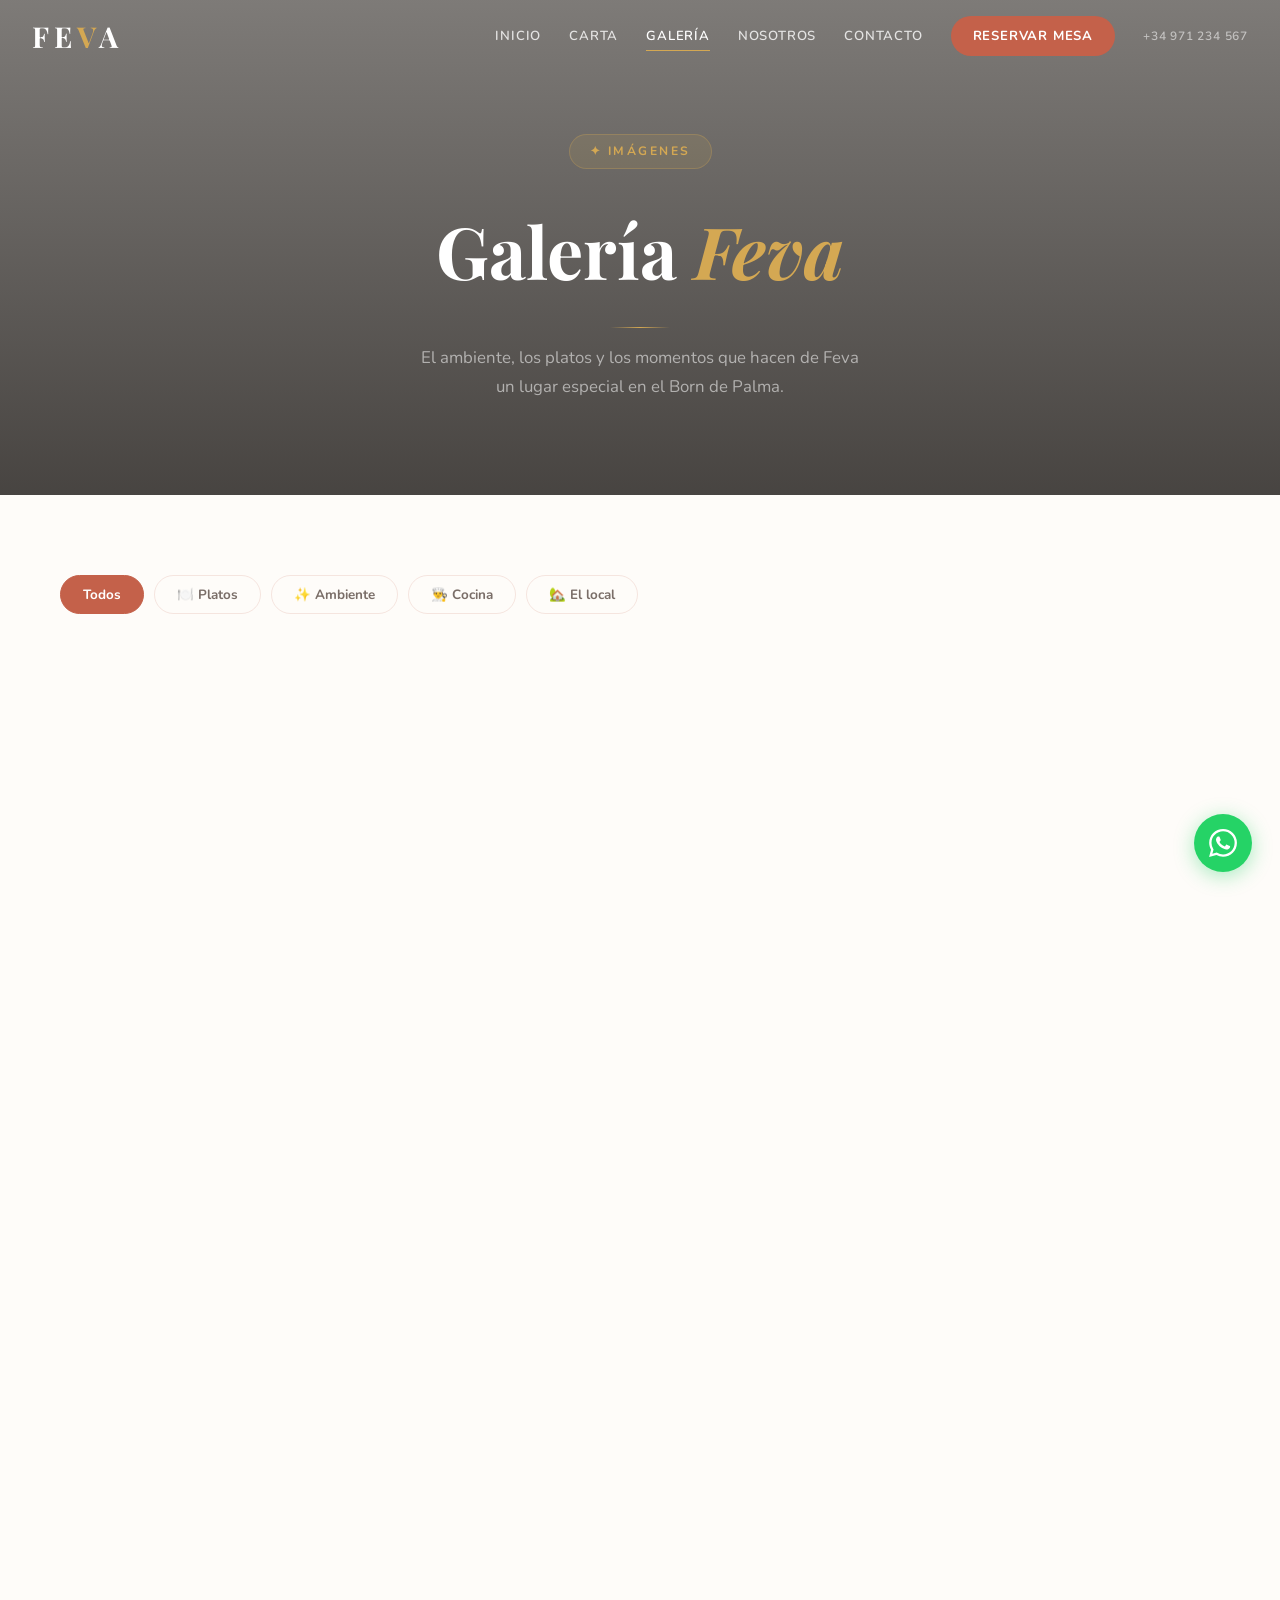
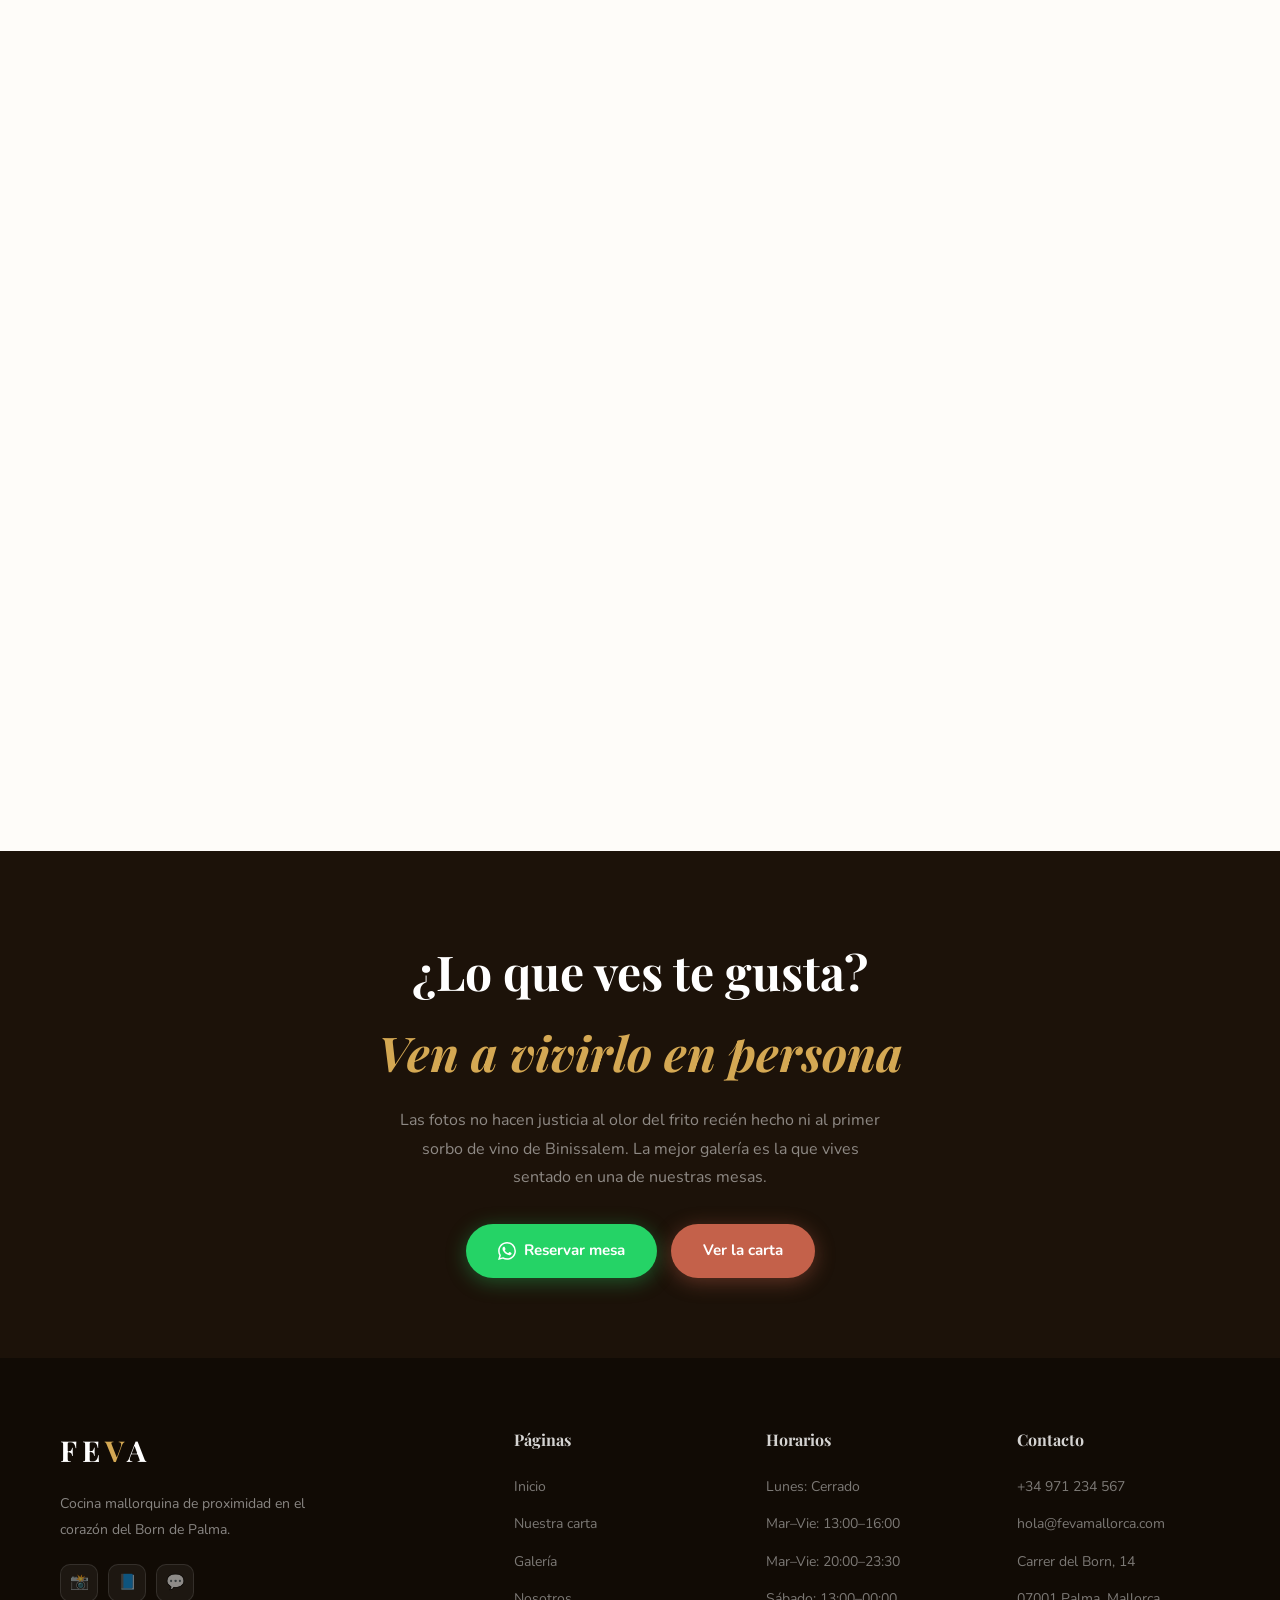
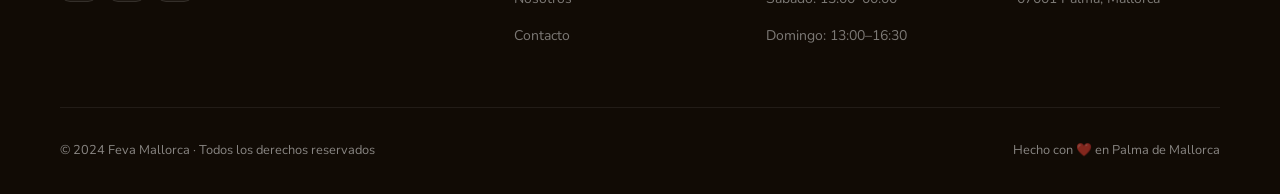
<file: feva/galeria.html>
<!DOCTYPE html>
<html lang="es">
<head>
  <meta charset="UTF-8">
  <meta name="viewport" content="width=device-width, initial-scale=1.0">
  <title>Galería — Feva | Palma, Mallorca</title>
  <meta name="description" content="Descubre el ambiente, los platos y el espíritu de Feva a través de nuestra galería de imágenes.">
  <link rel="preconnect" href="https://fonts.googleapis.com">
  <link rel="preconnect" href="https://fonts.gstatic.com" crossorigin>
  <link href="https://fonts.googleapis.com/css2?family=Playfair+Display:ital,wght@0,400;0,600;0,700;1,400;1,600&family=Nunito:wght@300;400;500;600;700&display=swap" rel="stylesheet">
  <style>
    :root{--pr:#C4614A;--pr-d:#A34D3A;--sec:#2C4A2E;--acc:#D4A853;--dark:#1C1209;--cream:#F7F2EB;--light:#FEFCF9;--txt:#3A3330;--txt-m:#7A6E68;--border:rgba(196,97,74,.15);--ft:'Playfair Display',Georgia,serif;--fb:'Nunito',sans-serif;--sh-m:0 4px 24px rgba(28,18,9,.12);--r:14px;--ease:.3s cubic-bezier(.4,0,.2,1);--mw:1160px;}
    *,*::before,*::after{box-sizing:border-box;margin:0;padding:0;}html{scroll-behavior:smooth;}body{font-family:var(--fb);color:var(--txt);background:var(--light);line-height:1.7;overflow-x:hidden;}a{text-decoration:none;color:inherit;}
    #prog{position:fixed;top:0;left:0;height:3px;width:0%;background:linear-gradient(90deg,var(--pr),var(--acc));z-index:9999;transition:width .1s;}
    header{position:fixed;top:0;left:0;right:0;z-index:1000;padding:0 32px;height:72px;display:flex;align-items:center;justify-content:space-between;transition:var(--ease);}
    header.scrolled{background:rgba(28,18,9,.97);backdrop-filter:blur(12px);box-shadow:0 2px 24px rgba(0,0,0,.3);}
    .logo{font-family:var(--ft);font-size:1.8rem;font-weight:700;color:#fff;letter-spacing:5px;text-transform:uppercase;}.logo b{color:var(--acc);}
    nav{display:flex;align-items:center;gap:28px;}nav a{color:rgba(255,255,255,.8);font-size:.82rem;font-weight:600;letter-spacing:.8px;text-transform:uppercase;transition:var(--ease);position:relative;}
    nav a::after{content:'';position:absolute;bottom:-4px;left:0;width:0;height:1.5px;background:var(--acc);transition:var(--ease);}nav a:hover,nav a.active{color:#fff;}nav a:hover::after,nav a.active::after{width:100%;}
    .nav-cta{background:var(--pr)!important;color:#fff!important;padding:9px 22px;border-radius:50px;font-weight:700!important;}.nav-cta::after{display:none!important;}.nav-cta:hover{background:var(--pr-d)!important;transform:translateY(-1px);}
    .nav-phone{color:rgba(255,255,255,.55)!important;font-size:.75rem!important;}
    .hamburger{display:none;flex-direction:column;gap:5px;cursor:pointer;padding:8px;background:none;border:none;}.hamburger span{display:block;width:24px;height:2px;background:#fff;border-radius:2px;transition:var(--ease);}
    .hamburger.open span:nth-child(1){transform:rotate(45deg) translate(5px,5px);}.hamburger.open span:nth-child(2){opacity:0;}.hamburger.open span:nth-child(3){transform:rotate(-45deg) translate(5px,-5px);}
    .mob-nav{display:none;position:fixed;top:72px;left:0;right:0;background:rgba(28,18,9,.98);backdrop-filter:blur(16px);padding:24px 32px;flex-direction:column;gap:0;z-index:999;border-top:1px solid rgba(255,255,255,.08);}.mob-nav.open{display:flex;}.mob-nav a{color:rgba(255,255,255,.8);font-size:.95rem;font-weight:500;padding:14px 0;border-bottom:1px solid rgba(255,255,255,.07);}
    .btn{display:inline-flex;align-items:center;gap:8px;padding:14px 32px;border-radius:50px;font-weight:700;font-size:.95rem;transition:var(--ease);cursor:pointer;border:none;font-family:var(--fb);}
    .btn-pr{background:var(--pr);color:#fff;box-shadow:0 4px 20px rgba(196,97,74,.4);}.btn-pr:hover{background:var(--pr-d);transform:translateY(-2px);}
    .btn-wa{background:#25D366;color:#fff;box-shadow:0 4px 20px rgba(37,211,102,.35);}.btn-wa:hover{background:#1ebe5a;transform:translateY(-2px);}

    /* HERO */
    .hero-page{height:55vh;min-height:400px;display:flex;align-items:center;justify-content:center;text-align:center;position:relative;overflow:hidden;background:linear-gradient(rgba(8,4,1,.52),rgba(8,4,1,.74)),url('https://images.unsplash.com/photo-1555396273-367ea4eb4db5?w=1600&auto=format&fit=crop&q=80') center/cover no-repeat;}
    .hero-pg-cnt{position:relative;z-index:1;padding:100px 24px 60px;animation:fadeUp .9s ease both;}
    .page-badge{display:inline-flex;align-items:center;gap:8px;background:rgba(212,168,83,.12);border:1px solid rgba(212,168,83,.28);color:var(--acc);padding:6px 20px;border-radius:50px;font-size:.76rem;font-weight:700;letter-spacing:2.5px;text-transform:uppercase;margin-bottom:20px;}
    .hero-pg-cnt h1{font-family:var(--ft);font-size:clamp(2.4rem,6vw,4.5rem);color:#fff;font-weight:700;margin-bottom:14px;}.hero-pg-cnt h1 em{font-style:italic;color:var(--acc);}
    .hero-line{width:60px;height:1px;background:linear-gradient(90deg,transparent,var(--acc),transparent);margin:16px auto;}
    .hero-pg-cnt p{font-size:1.05rem;color:rgba(255,255,255,.55);max-width:460px;margin:0 auto;}

    /* GALLERY */
    .gallery-sec{padding:80px 24px;background:var(--light);}
    .cnt{max-width:var(--mw);margin:0 auto;}
    .filter-bar{display:flex;gap:10px;margin-bottom:48px;flex-wrap:wrap;}
    .filter-btn{padding:9px 22px;border-radius:50px;border:1.5px solid var(--border);background:transparent;cursor:pointer;font-family:var(--fb);font-size:.84rem;font-weight:700;color:var(--txt-m);transition:var(--ease);}
    .filter-btn.active{background:var(--pr);color:#fff;border-color:var(--pr);}
    .filter-btn:hover:not(.active){border-color:var(--pr);color:var(--pr);}

    /* MASONRY GRID */
    .gallery-grid{columns:3;column-gap:16px;}
    .gal-item{break-inside:avoid;margin-bottom:16px;border-radius:var(--r);overflow:hidden;position:relative;cursor:pointer;}
    .gal-item:hover{box-shadow:var(--sh-m);}
    .gal-item:hover .gal-overlay{opacity:1;}
    .gal-box{background-size:cover;background-position:center;position:relative;transition:transform .65s ease;}
    .gal-item:hover .gal-box{transform:scale(1.06);}
    .gal-box.tall{aspect-ratio:3/4;}
    .gal-box.wide{aspect-ratio:4/3;}
    .gal-box.sq{aspect-ratio:1/1;}
    .gal-overlay{position:absolute;inset:0;background:linear-gradient(to top,rgba(0,0,0,.75) 0%,rgba(0,0,0,.2) 50%,transparent 100%);opacity:0;transition:var(--ease);display:flex;align-items:flex-end;padding:20px;}
    .gal-label{color:#fff;}
    .gal-label .tag{display:inline-block;background:var(--acc);color:var(--dark);font-size:.68rem;font-weight:800;letter-spacing:1px;text-transform:uppercase;padding:3px 9px;border-radius:50px;margin-bottom:6px;}
    .gal-label h4{font-family:var(--ft);font-size:1rem;color:#fff;}

    /* CTA */
    .cta-sec{background:var(--dark);text-align:center;padding:80px 24px;}
    .cta-sec h2{font-family:var(--ft);font-size:clamp(1.8rem,4vw,3rem);color:#fff;margin-bottom:12px;}.cta-sec h2 em{font-style:italic;color:var(--acc);}
    .cta-sec p{color:rgba(255,255,255,.5);margin-bottom:32px;max-width:480px;margin-left:auto;margin-right:auto;line-height:1.8;}
    .cta-btns{display:flex;gap:14px;justify-content:center;flex-wrap:wrap;}

    /* FOOTER */
    footer{background:#110B05;color:rgba(255,255,255,.5);padding:68px 24px 32px;}
    .ft-grid{max-width:var(--mw);margin:0 auto;display:grid;grid-template-columns:2fr 1fr 1fr 1fr;gap:48px;padding-bottom:48px;border-bottom:1px solid rgba(255,255,255,.07);margin-bottom:32px;}
    .ft-brand p{font-size:.875rem;line-height:1.82;max-width:255px;margin-bottom:22px;}
    .socials{display:flex;gap:10px;}.soc{width:38px;height:38px;border-radius:10px;background:rgba(255,255,255,.05);border:1px solid rgba(255,255,255,.1);display:flex;align-items:center;justify-content:center;font-size:.95rem;transition:var(--ease);}.soc:hover{background:var(--pr);border-color:var(--pr);transform:translateY(-2px);}
    .ft-col h4{font-family:var(--ft);font-size:1rem;color:rgba(255,255,255,.82);margin-bottom:20px;}.ft-col ul{list-style:none;}.ft-col li{margin-bottom:10px;}.ft-col li a{font-size:.875rem;color:rgba(255,255,255,.45);transition:var(--ease);}.ft-col li a:hover{color:var(--acc);}
    .ft-bot{max-width:var(--mw);margin:0 auto;display:flex;justify-content:space-between;font-size:.8rem;flex-wrap:wrap;gap:10px;}
    .wa-float{position:fixed;bottom:28px;right:28px;z-index:998;display:flex;flex-direction:column;align-items:flex-end;gap:10px;}
    .wa-bubble{background:#fff;color:var(--txt);padding:10px 16px;border-radius:12px 12px 0 12px;font-size:.84rem;font-weight:700;box-shadow:var(--sh-m);opacity:0;transform:translateY(6px) scale(.95);transition:var(--ease);white-space:nowrap;}.wa-float:hover .wa-bubble{opacity:1;transform:translateY(0) scale(1);}
    .wa-btn{width:58px;height:58px;background:#25D366;border-radius:50%;display:flex;align-items:center;justify-content:center;box-shadow:0 4px 20px rgba(37,211,102,.4);transition:var(--ease);animation:pwa 2.5s infinite;}.wa-btn:hover{transform:scale(1.1);}.wa-btn svg{fill:#fff;}
    .rv{opacity:0;transform:translateY(24px);transition:opacity .7s ease,transform .7s ease;}.rv.in{opacity:1;transform:translateY(0);}
    .hidden{display:none;}
    @keyframes fadeUp{from{opacity:0;transform:translateY(28px);}to{opacity:1;transform:translateY(0);}}
    @keyframes pwa{0%,100%{box-shadow:0 4px 20px rgba(37,211,102,.4);}50%{box-shadow:0 4px 30px rgba(37,211,102,.65),0 0 0 12px rgba(37,211,102,.1);}}
    @media(max-width:900px){.gallery-grid{columns:2;}.ft-grid{grid-template-columns:1fr 1fr;}}
    @media(max-width:768px){nav{display:none;}.hamburger{display:flex;}.gallery-grid{columns:1;}.ft-grid{grid-template-columns:1fr;gap:32px;}}
  </style>
</head>
<body>
<div id="prog"></div>
<header id="hdr">
  <a href="index.html" class="logo">FE<b>V</b>A</a>
  <nav>
    <a href="index.html">Inicio</a><a href="carta.html">Carta</a>
    <a href="galeria.html" class="active">Galería</a><a href="nosotros.html">Nosotros</a><a href="contacto.html">Contacto</a>
    <a href="contacto.html" class="nav-cta">Reservar mesa</a>
    <a href="tel:+34971234567" class="nav-phone">+34 971 234 567</a>
  </nav>
  <button class="hamburger" id="hbg"><span></span><span></span><span></span></button>
</header>
<div class="mob-nav" id="mnav">
  <a href="index.html">Inicio</a><a href="carta.html">Carta</a><a href="galeria.html">Galería</a>
  <a href="nosotros.html">Nosotros</a><a href="contacto.html">Contacto</a>
  <a href="contacto.html" style="color:var(--acc)!important;font-weight:700;">→ Reservar mesa</a>
  <a href="tel:+34971234567">+34 971 234 567</a>
</div>

<div class="hero-page">
  <div class="hero-pg-cnt">
    <div class="page-badge">✦ Imágenes</div>
    <h1>Galería <em>Feva</em></h1>
    <div class="hero-line"></div>
    <p>El ambiente, los platos y los momentos que hacen de Feva un lugar especial en el Born de Palma.</p>
  </div>
</div>

<section class="gallery-sec">
  <div class="cnt">
    <div class="filter-bar rv">
      <button class="filter-btn active" data-filter="all">Todos</button>
      <button class="filter-btn" data-filter="platos">🍽️ Platos</button>
      <button class="filter-btn" data-filter="ambiente">✨ Ambiente</button>
      <button class="filter-btn" data-filter="cocina">👨‍🍳 Cocina</button>
      <button class="filter-btn" data-filter="local">🏡 El local</button>
    </div>

    <div class="gallery-grid" id="gal">

      <div class="gal-item" data-cat="platos">
        <div class="gal-box tall" style="background-image:url('https://images.unsplash.com/photo-1534080564583-6be75777b70a?w=600&auto=format&fit=crop&q=80')">
          <div class="gal-overlay"><div class="gal-label"><span class="tag">Platos</span><h4>Arròs brut mallorquín</h4></div></div>
        </div>
      </div>

      <div class="gal-item" data-cat="ambiente">
        <div class="gal-box wide" style="background-image:url('https://images.unsplash.com/photo-1414235077428-338989a2e8c0?w=700&auto=format&fit=crop&q=80')">
          <div class="gal-overlay"><div class="gal-label"><span class="tag">Ambiente</span><h4>Mesa en el patio trasero</h4></div></div>
        </div>
      </div>

      <div class="gal-item" data-cat="platos">
        <div class="gal-box sq" style="background-image:url('https://images.unsplash.com/photo-1509440159596-0249088772ff?w=600&auto=format&fit=crop&q=80')">
          <div class="gal-overlay"><div class="gal-label"><span class="tag">Platos</span><h4>Ensaïmada de la casa</h4></div></div>
        </div>
      </div>

      <div class="gal-item" data-cat="local">
        <div class="gal-box wide" style="background-image:url('https://images.unsplash.com/photo-1555396273-367ea4eb4db5?w=700&auto=format&fit=crop&q=80')">
          <div class="gal-overlay"><div class="gal-label"><span class="tag">El local</span><h4>Entrada del restaurante</h4></div></div>
        </div>
      </div>

      <div class="gal-item" data-cat="platos">
        <div class="gal-box tall" style="background-image:url('https://images.unsplash.com/photo-1519708227418-c8fd9a32b7a2?w=600&auto=format&fit=crop&q=80')">
          <div class="gal-overlay"><div class="gal-label"><span class="tag">Platos</span><h4>Cap roig al horno</h4></div></div>
        </div>
      </div>

      <div class="gal-item" data-cat="cocina">
        <div class="gal-box sq" style="background-image:url('https://images.unsplash.com/photo-1556910103-1c02745aae4d?w=600&auto=format&fit=crop&q=80')">
          <div class="gal-overlay"><div class="gal-label"><span class="tag">Cocina</span><h4>Marcos preparando el frito</h4></div></div>
        </div>
      </div>

      <div class="gal-item" data-cat="ambiente">
        <div class="gal-box tall" style="background-image:url('https://images.unsplash.com/photo-1510812431401-41d2bd2722f3?w=600&auto=format&fit=crop&q=80')">
          <div class="gal-overlay"><div class="gal-label"><span class="tag">Ambiente</span><h4>Bodega de vinos mallorquines</h4></div></div>
        </div>
      </div>

      <div class="gal-item" data-cat="platos">
        <div class="gal-box wide" style="background-image:url('https://images.unsplash.com/photo-1467003909585-2f8a72700288?w=700&auto=format&fit=crop&q=80')">
          <div class="gal-overlay"><div class="gal-label"><span class="tag">Platos</span><h4>Cordero de la Tramuntana</h4></div></div>
        </div>
      </div>

      <div class="gal-item" data-cat="local">
        <div class="gal-box sq" style="background-image:url('https://images.unsplash.com/photo-1559339352-11d035aa65de?w=600&auto=format&fit=crop&q=80')">
          <div class="gal-overlay"><div class="gal-label"><span class="tag">El local</span><h4>Terraza del Born</h4></div></div>
        </div>
      </div>

      <div class="gal-item" data-cat="cocina">
        <div class="gal-box wide" style="background-image:url('https://images.unsplash.com/photo-1581349485608-9469926a8e5e?w=700&auto=format&fit=crop&q=80')">
          <div class="gal-overlay"><div class="gal-label"><span class="tag">Cocina</span><h4>Al fuego, como siempre</h4></div></div>
        </div>
      </div>

      <div class="gal-item" data-cat="platos">
        <div class="gal-box tall" style="background-image:url('https://images.unsplash.com/photo-1551024601-bec78aea704b?w=600&auto=format&fit=crop&q=80')">
          <div class="gal-overlay"><div class="gal-label"><span class="tag">Platos</span><h4>Greixonera de brossat</h4></div></div>
        </div>
      </div>

      <div class="gal-item" data-cat="ambiente">
        <div class="gal-box sq" style="background-image:url('https://images.unsplash.com/photo-1543353071-873f17a7066c?w=600&auto=format&fit=crop&q=80')">
          <div class="gal-overlay"><div class="gal-label"><span class="tag">Ambiente</span><h4>Viernes por la noche</h4></div></div>
        </div>
      </div>

    </div>
  </div>
</section>

<!-- CTA -->
<section class="cta-sec">
  <div class="cnt">
    <h2>¿Lo que ves te gusta?<br><em>Ven a vivirlo en persona</em></h2>
    <p style="margin-bottom:32px;">Las fotos no hacen justicia al olor del frito recién hecho ni al primer sorbo de vino de Binissalem. La mejor galería es la que vives sentado en una de nuestras mesas.</p>
    <div class="cta-btns">
      <a href="https://wa.me/34971234567?text=Hola%2C%20me%20gustar%C3%ADa%20reservar%20una%20mesa%20en%20Feva" target="_blank" class="btn btn-wa">
        <svg width="18" height="18" viewBox="0 0 24 24" fill="white"><path d="M17.472 14.382c-.297-.149-1.758-.867-2.03-.967-.273-.099-.471-.148-.67.15-.197.297-.767.966-.94 1.164-.173.199-.347.223-.644.075-.297-.15-1.255-.463-2.39-1.475-.883-.788-1.48-1.761-1.653-2.059-.173-.297-.018-.458.13-.606.134-.133.298-.347.446-.52.149-.174.198-.298.298-.497.099-.198.05-.371-.025-.52-.075-.149-.669-1.612-.916-2.207-.242-.579-.487-.5-.669-.51-.173-.008-.371-.01-.57-.01-.198 0-.52.074-.792.372-.272.297-1.04 1.016-1.04 2.479 0 1.462 1.065 2.875 1.213 3.074.149.198 2.096 3.2 5.077 4.487.709.306 1.262.489 1.694.625.712.227 1.36.195 1.871.118.571-.085 1.758-.719 2.006-1.413.248-.694.248-1.289.173-1.413-.074-.124-.272-.198-.57-.347m-5.421 7.403h-.004a9.87 9.87 0 01-5.031-1.378l-.361-.214-3.741.982.998-3.648-.235-.374a9.86 9.86 0 01-1.51-5.26c.001-5.45 4.436-9.884 9.888-9.884 2.64 0 5.122 1.03 6.988 2.898a9.825 9.825 0 012.893 6.994c-.003 5.45-4.437 9.884-9.885 9.884m8.413-18.297A11.815 11.815 0 0012.05 0C5.495 0 .16 5.335.157 11.892c0 2.096.547 4.142 1.588 5.945L.057 24l6.305-1.654a11.882 11.882 0 005.683 1.448h.005c6.554 0 11.89-5.335 11.893-11.893a11.821 11.821 0 00-3.48-8.413z"/></svg>
        Reservar mesa
      </a>
      <a href="carta.html" class="btn btn-pr">Ver la carta</a>
    </div>
  </div>
</section>

<footer>
  <div class="ft-grid">
    <div class="ft-brand">
      <a href="index.html" class="logo" style="margin-bottom:16px;display:block;">FE<b>V</b>A</a>
      <p>Cocina mallorquina de proximidad en el corazón del Born de Palma.</p>
      <div class="socials">
        <a href="https://instagram.com" target="_blank" class="soc">📸</a>
        <a href="https://facebook.com" target="_blank" class="soc">📘</a>
        <a href="https://wa.me/34971234567" target="_blank" class="soc">💬</a>
      </div>
    </div>
    <div class="ft-col"><h4>Páginas</h4><ul>
      <li><a href="index.html">Inicio</a></li><li><a href="carta.html">Nuestra carta</a></li>
      <li><a href="galeria.html">Galería</a></li><li><a href="nosotros.html">Nosotros</a></li><li><a href="contacto.html">Contacto</a></li>
    </ul></div>
    <div class="ft-col"><h4>Horarios</h4><ul>
      <li><a>Lunes: Cerrado</a></li><li><a>Mar–Vie: 13:00–16:00</a></li>
      <li><a>Mar–Vie: 20:00–23:30</a></li><li><a>Sábado: 13:00–00:00</a></li><li><a>Domingo: 13:00–16:30</a></li>
    </ul></div>
    <div class="ft-col"><h4>Contacto</h4><ul>
      <li><a href="tel:+34971234567">+34 971 234 567</a></li>
      <li><a href="mailto:hola@fevamallorca.com">hola@fevamallorca.com</a></li>
      <li><a href="contacto.html">Carrer del Born, 14</a></li>
      <li><a href="contacto.html">07001 Palma, Mallorca</a></li>
    </ul></div>
  </div>
  <div class="ft-bot"><span>© 2024 Feva Mallorca · Todos los derechos reservados</span><span>Hecho con ❤️ en Palma de Mallorca</span></div>
</footer>

<div class="wa-float">
  <div class="wa-bubble">¡Reserva tu mesa! 🍽️</div>
  <a href="https://wa.me/34971234567?text=Hola%2C%20me%20gustar%C3%ADa%20reservar%20una%20mesa%20en%20Feva" target="_blank" class="wa-btn">
    <svg width="28" height="28" viewBox="0 0 24 24"><path d="M17.472 14.382c-.297-.149-1.758-.867-2.03-.967-.273-.099-.471-.148-.67.15-.197.297-.767.966-.94 1.164-.173.199-.347.223-.644.075-.297-.15-1.255-.463-2.39-1.475-.883-.788-1.48-1.761-1.653-2.059-.173-.297-.018-.458.13-.606.134-.133.298-.347.446-.52.149-.174.198-.298.298-.497.099-.198.05-.371-.025-.52-.075-.149-.669-1.612-.916-2.207-.242-.579-.487-.5-.669-.51-.173-.008-.371-.01-.57-.01-.198 0-.52.074-.792.372-.272.297-1.04 1.016-1.04 2.479 0 1.462 1.065 2.875 1.213 3.074.149.198 2.096 3.2 5.077 4.487.709.306 1.262.489 1.694.625.712.227 1.36.195 1.871.118.571-.085 1.758-.719 2.006-1.413.248-.694.248-1.289.173-1.413-.074-.124-.272-.198-.57-.347m-5.421 7.403h-.004a9.87 9.87 0 01-5.031-1.378l-.361-.214-3.741.982.998-3.648-.235-.374a9.86 9.86 0 01-1.51-5.26c.001-5.45 4.436-9.884 9.888-9.884 2.64 0 5.122 1.03 6.988 2.898a9.825 9.825 0 012.893 6.994c-.003 5.45-4.437 9.884-9.885 9.884m8.413-18.297A11.815 11.815 0 0012.05 0C5.495 0 .16 5.335.157 11.892c0 2.096.547 4.142 1.588 5.945L.057 24l6.305-1.654a11.882 11.882 0 005.683 1.448h.005c6.554 0 11.89-5.335 11.893-11.893a11.821 11.821 0 00-3.48-8.413z"/></svg>
  </a>
</div>

<script>
  window.addEventListener('scroll',()=>{const s=document.documentElement,t=s.scrollTop,h=s.scrollHeight-window.innerHeight;document.getElementById('prog').style.width=(t/h*100)+'%';});
  const hdr=document.getElementById('hdr');window.addEventListener('scroll',()=>hdr.classList.toggle('scrolled',scrollY>50));
  const hbg=document.getElementById('hbg'),mnav=document.getElementById('mnav');hbg.addEventListener('click',()=>{hbg.classList.toggle('open');mnav.classList.toggle('open');});
  // Gallery filter
  document.querySelectorAll('.filter-btn').forEach(btn=>{
    btn.addEventListener('click',()=>{
      document.querySelectorAll('.filter-btn').forEach(b=>b.classList.remove('active'));
      btn.classList.add('active');
      const f=btn.dataset.filter;
      document.querySelectorAll('.gal-item').forEach(item=>{
        const show=f==='all'||item.dataset.cat===f;
        item.style.display=show?'block':'none';
      });
    });
  });
  const obs=new IntersectionObserver((es)=>es.forEach((e,i)=>{if(e.isIntersecting){setTimeout(()=>e.target.classList.add('in'),i*70);obs.unobserve(e.target);}}),{threshold:.1});
  document.querySelectorAll('.rv').forEach(el=>obs.observe(el));
</script>
</body>
</html>
</file>
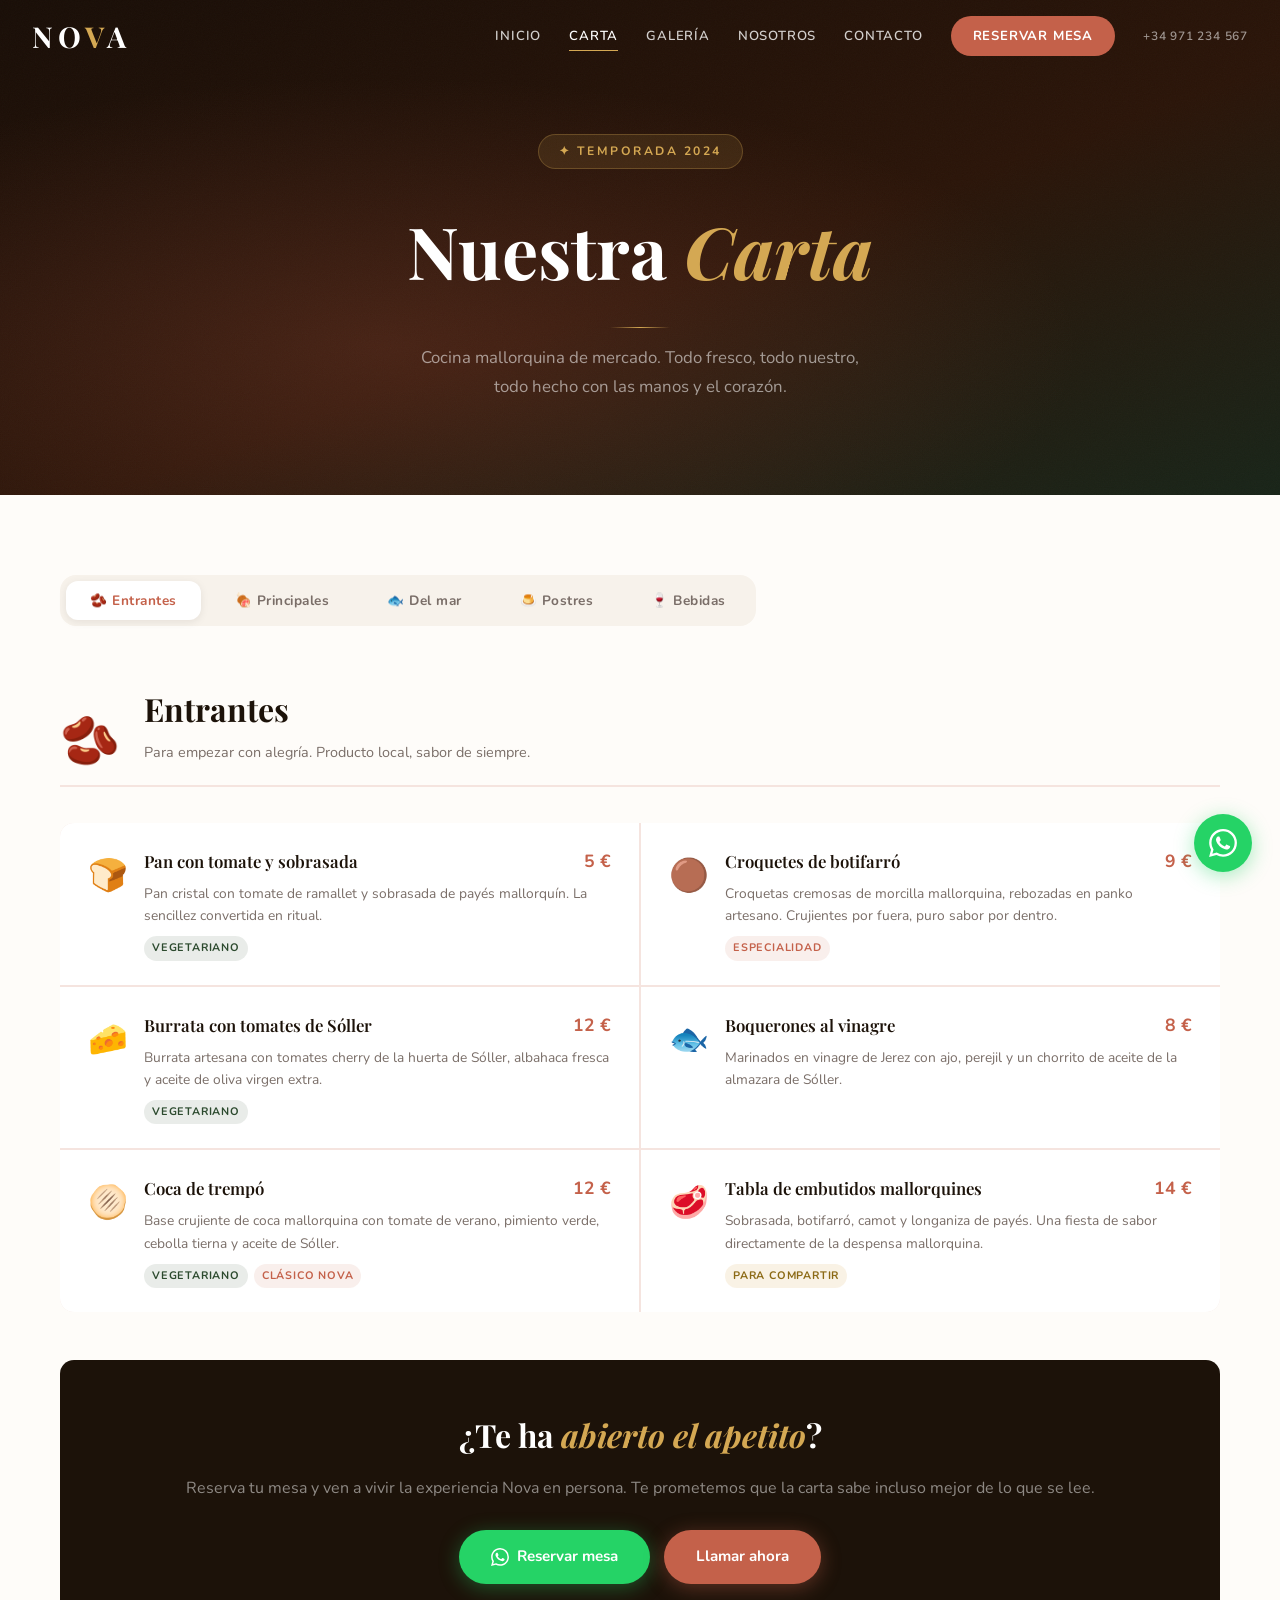
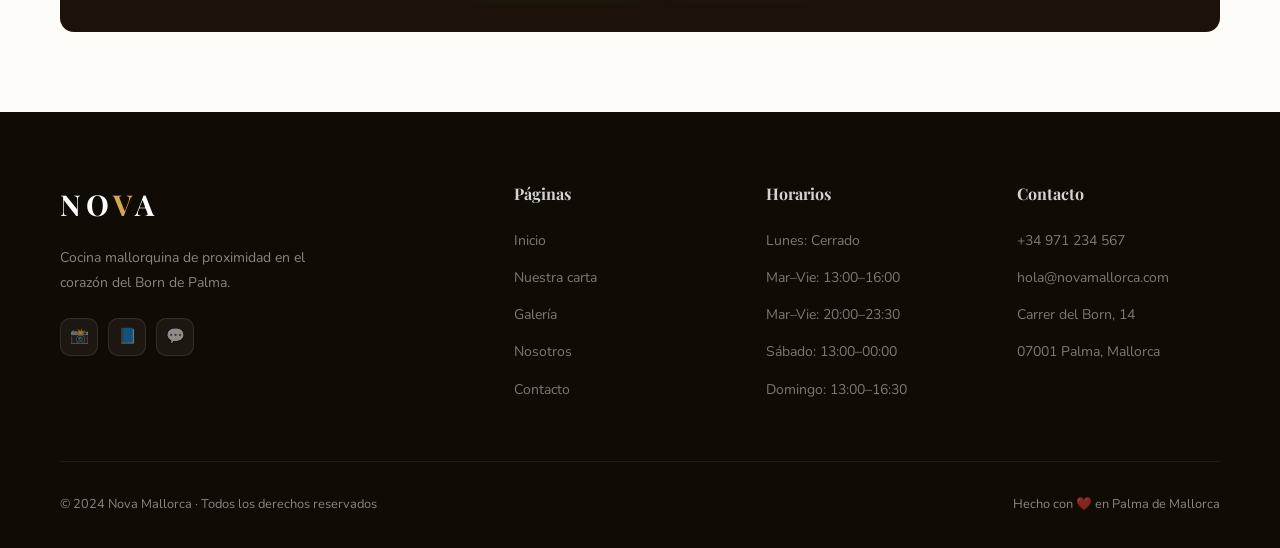
<file: nova/carta.html>
<!DOCTYPE html>
<html lang="es">
<head>
  <meta charset="UTF-8">
  <meta name="viewport" content="width=device-width, initial-scale=1.0">
  <title>Nuestra Carta — Nova | Palma, Mallorca</title>
  <meta name="description" content="Descubre la carta de Nova: cocina mallorquina de mercado con ingredientes de proximidad. Entrantes, principales, pescados, postres y vinos de Mallorca.">
  <link rel="preconnect" href="https://fonts.googleapis.com">
  <link rel="preconnect" href="https://fonts.gstatic.com" crossorigin>
  <link href="https://fonts.googleapis.com/css2?family=Playfair+Display:ital,wght@0,400;0,600;0,700;1,400;1,600&family=Nunito:wght@300;400;500;600;700&display=swap" rel="stylesheet">
  <style>
    :root {
      --pr:#C4614A;--pr-d:#A34D3A;--sec:#2C4A2E;--acc:#D4A853;
      --dark:#1C1209;--cream:#F7F2EB;--light:#FEFCF9;
      --txt:#3A3330;--txt-m:#7A6E68;--border:rgba(196,97,74,.15);
      --ft:'Playfair Display',Georgia,serif;--fb:'Nunito',sans-serif;
      --sh-s:0 2px 8px rgba(28,18,9,.08);--sh-m:0 4px 24px rgba(28,18,9,.12);
      --r:14px;--ease:.3s cubic-bezier(.4,0,.2,1);--mw:1160px;
    }
    *,*::before,*::after{box-sizing:border-box;margin:0;padding:0;}
    html{scroll-behavior:smooth;}
    body{font-family:var(--fb);color:var(--txt);background:var(--light);line-height:1.7;overflow-x:hidden;}
    a{text-decoration:none;color:inherit;}
    #prog{position:fixed;top:0;left:0;height:3px;width:0%;background:linear-gradient(90deg,var(--pr),var(--acc));z-index:9999;transition:width .1s;}
    header{position:fixed;top:0;left:0;right:0;z-index:1000;padding:0 32px;height:72px;display:flex;align-items:center;justify-content:space-between;transition:var(--ease);}
    header.scrolled{background:rgba(28,18,9,.97);backdrop-filter:blur(12px);box-shadow:0 2px 24px rgba(0,0,0,.3);}
    .logo{font-family:var(--ft);font-size:1.8rem;font-weight:700;color:#fff;letter-spacing:5px;text-transform:uppercase;}
    .logo b{color:var(--acc);}
    nav{display:flex;align-items:center;gap:28px;}
    nav a{color:rgba(255,255,255,.8);font-size:.82rem;font-weight:600;letter-spacing:.8px;text-transform:uppercase;transition:var(--ease);position:relative;}
    nav a::after{content:'';position:absolute;bottom:-4px;left:0;width:0;height:1.5px;background:var(--acc);transition:var(--ease);}
    nav a:hover,nav a.active{color:#fff;}nav a:hover::after,nav a.active::after{width:100%;}
    .nav-cta{background:var(--pr)!important;color:#fff!important;padding:9px 22px;border-radius:50px;font-weight:700!important;}
    .nav-cta::after{display:none!important;}.nav-cta:hover{background:var(--pr-d)!important;transform:translateY(-1px);}
    .nav-phone{color:rgba(255,255,255,.55)!important;font-size:.75rem!important;}
    .hamburger{display:none;flex-direction:column;gap:5px;cursor:pointer;padding:8px;background:none;border:none;}
    .hamburger span{display:block;width:24px;height:2px;background:#fff;border-radius:2px;transition:var(--ease);}
    .hamburger.open span:nth-child(1){transform:rotate(45deg) translate(5px,5px);}
    .hamburger.open span:nth-child(2){opacity:0;}
    .hamburger.open span:nth-child(3){transform:rotate(-45deg) translate(5px,-5px);}
    .mob-nav{display:none;position:fixed;top:72px;left:0;right:0;background:rgba(28,18,9,.98);backdrop-filter:blur(16px);padding:24px 32px;flex-direction:column;gap:0;z-index:999;border-top:1px solid rgba(255,255,255,.08);}
    .mob-nav.open{display:flex;}
    .mob-nav a{color:rgba(255,255,255,.8);font-size:.95rem;font-weight:500;padding:14px 0;border-bottom:1px solid rgba(255,255,255,.07);}
    .btn{display:inline-flex;align-items:center;gap:8px;padding:14px 32px;border-radius:50px;font-weight:700;font-size:.95rem;transition:var(--ease);cursor:pointer;border:none;font-family:var(--fb);}
    .btn-pr{background:var(--pr);color:#fff;box-shadow:0 4px 20px rgba(196,97,74,.4);}
    .btn-pr:hover{background:var(--pr-d);transform:translateY(-2px);}
    .btn-wa{background:#25D366;color:#fff;box-shadow:0 4px 20px rgba(37,211,102,.35);}
    .btn-wa:hover{background:#1ebe5a;transform:translateY(-2px);}

    /* HERO CARTA */
    .hero-page{height:55vh;min-height:420px;display:flex;align-items:center;justify-content:center;text-align:center;position:relative;overflow:hidden;
      background:radial-gradient(ellipse at 30% 70%,rgba(196,97,74,.2) 0%,transparent 55%),linear-gradient(160deg,#180D06 0%,#2A1408 55%,#182418 100%);}
    .hero-page::after{content:'';position:absolute;inset:0;opacity:.03;background:url("data:image/svg+xml,%3Csvg xmlns='http://www.w3.org/2000/svg' width='300' height='300'%3E%3Cfilter id='n'%3E%3CfeTurbulence type='fractalNoise' baseFrequency='.85' numOctaves='4' stitchTiles='stitch'/%3E%3C/filter%3E%3Crect width='100%25' height='100%25' filter='url(%23n)'/%3E%3C/svg%3E") 300px;pointer-events:none;}
    .hero-pg-cnt{position:relative;z-index:1;padding:100px 24px 60px;animation:fadeUp .9s ease both;}
    .page-badge{display:inline-flex;align-items:center;gap:8px;background:rgba(212,168,83,.12);border:1px solid rgba(212,168,83,.28);color:var(--acc);padding:6px 20px;border-radius:50px;font-size:.76rem;font-weight:700;letter-spacing:2.5px;text-transform:uppercase;margin-bottom:20px;}
    .hero-pg-cnt h1{font-family:var(--ft);font-size:clamp(2.4rem,6vw,4.5rem);color:#fff;font-weight:700;margin-bottom:14px;}
    .hero-pg-cnt h1 em{font-style:italic;color:var(--acc);}
    .hero-line{width:60px;height:1px;background:linear-gradient(90deg,transparent,var(--acc),transparent);margin:16px auto;}
    .hero-pg-cnt p{font-size:1.05rem;color:rgba(255,255,255,.55);max-width:460px;margin:0 auto;}

    /* TABS */
    .menu-section{padding:80px 24px;}
    .cnt{max-width:var(--mw);margin:0 auto;}
    .tabs-wrap{display:flex;gap:10px;flex-wrap:wrap;margin-bottom:56px;padding:6px;background:var(--cream);border-radius:16px;width:fit-content;}
    .tab-btn{padding:10px 24px;border-radius:12px;border:none;cursor:pointer;font-family:var(--fb);font-size:.85rem;font-weight:700;letter-spacing:.5px;color:var(--txt-m);background:transparent;transition:var(--ease);}
    .tab-btn.active{background:#fff;color:var(--pr);box-shadow:var(--sh-s);}
    .tab-btn:hover:not(.active){color:var(--txt);background:rgba(255,255,255,.6);}

    /* MENU CATEGORY */
    .cat-section{display:none;}
    .cat-section.visible{display:block;animation:fadeUp .4s ease both;}
    .cat-header{display:flex;align-items:flex-end;gap:24px;margin-bottom:36px;padding-bottom:20px;border-bottom:2px solid var(--border);}
    .cat-icon{font-size:3rem;line-height:1;}
    .cat-header h2{font-family:var(--ft);font-size:2rem;color:var(--dark);}
    .cat-header p{font-size:.9rem;color:var(--txt-m);margin-top:4px;}

    /* MENU ITEMS */
    .menu-grid{display:grid;grid-template-columns:1fr 1fr;gap:2px;background:var(--border);border-radius:var(--r);overflow:hidden;margin-bottom:48px;}
    .menu-item{background:#fff;padding:24px 28px;transition:var(--ease);display:flex;align-items:flex-start;gap:16px;}
    .menu-item:hover{background:var(--cream);}
    .item-emoji{font-size:2rem;flex-shrink:0;margin-top:2px;}
    .item-body{flex:1;}
    .item-top{display:flex;justify-content:space-between;align-items:flex-start;gap:12px;margin-bottom:6px;}
    .item-name{font-family:var(--ft);font-size:1.05rem;color:var(--dark);font-weight:600;}
    .item-price{font-size:1.1rem;font-weight:700;color:var(--pr);white-space:nowrap;flex-shrink:0;}
    .item-desc{font-size:.86rem;color:var(--txt-m);line-height:1.65;}
    .item-tags{display:flex;gap:6px;margin-top:8px;flex-wrap:wrap;}
    .tag{font-size:.68rem;font-weight:700;letter-spacing:.8px;text-transform:uppercase;padding:3px 8px;border-radius:50px;background:var(--cream);color:var(--txt-m);}
    .tag.v{background:rgba(44,74,46,.1);color:var(--sec);}
    .tag.s{background:rgba(196,97,74,.1);color:var(--pr);}
    .tag.p{background:rgba(212,168,83,.15);color:#8B6914;}

    /* CTA */
    .carta-cta{background:var(--dark);border-radius:var(--r);padding:48px;text-align:center;margin-top:24px;}
    .carta-cta h3{font-family:var(--ft);font-size:2rem;color:#fff;margin-bottom:12px;}
    .carta-cta h3 em{font-style:italic;color:var(--acc);}
    .carta-cta p{color:rgba(255,255,255,.5);margin-bottom:28px;font-size:1rem;}
    .cta-btns{display:flex;gap:14px;justify-content:center;flex-wrap:wrap;}

    /* FOOTER */
    footer{background:#110B05;color:rgba(255,255,255,.5);padding:68px 24px 32px;}
    .ft-grid{max-width:var(--mw);margin:0 auto;display:grid;grid-template-columns:2fr 1fr 1fr 1fr;gap:48px;padding-bottom:48px;border-bottom:1px solid rgba(255,255,255,.07);margin-bottom:32px;}
    .ft-brand .logo{margin-bottom:16px;display:block;}
    .ft-brand p{font-size:.875rem;line-height:1.82;max-width:255px;margin-bottom:22px;}
    .socials{display:flex;gap:10px;}
    .soc{width:38px;height:38px;border-radius:10px;background:rgba(255,255,255,.05);border:1px solid rgba(255,255,255,.1);display:flex;align-items:center;justify-content:center;font-size:.95rem;transition:var(--ease);}
    .soc:hover{background:var(--pr);border-color:var(--pr);transform:translateY(-2px);}
    .ft-col h4{font-family:var(--ft);font-size:1rem;color:rgba(255,255,255,.82);margin-bottom:20px;}
    .ft-col ul{list-style:none;}.ft-col li{margin-bottom:10px;}
    .ft-col li a{font-size:.875rem;color:rgba(255,255,255,.45);transition:var(--ease);}
    .ft-col li a:hover{color:var(--acc);}
    .ft-bot{max-width:var(--mw);margin:0 auto;display:flex;justify-content:space-between;font-size:.8rem;flex-wrap:wrap;gap:10px;}
    .wa-float{position:fixed;bottom:28px;right:28px;z-index:998;display:flex;flex-direction:column;align-items:flex-end;gap:10px;}
    .wa-bubble{background:#fff;color:var(--txt);padding:10px 16px;border-radius:12px 12px 0 12px;font-size:.84rem;font-weight:700;box-shadow:var(--sh-m);opacity:0;transform:translateY(6px) scale(.95);transition:var(--ease);white-space:nowrap;}
    .wa-float:hover .wa-bubble{opacity:1;transform:translateY(0) scale(1);}
    .wa-btn{width:58px;height:58px;background:#25D366;border-radius:50%;display:flex;align-items:center;justify-content:center;box-shadow:0 4px 20px rgba(37,211,102,.4);transition:var(--ease);animation:pwa 2.5s infinite;}
    .wa-btn:hover{transform:scale(1.1);}
    .wa-btn svg{fill:#fff;transform-origin:50% 50%;}
    .wa-btn:hover svg{animation:wa-wiggle .4s ease-in-out;}
    @keyframes wa-wiggle{0%{transform:rotate(0);}20%{transform:rotate(-15deg);}40%{transform:rotate(15deg);}60%{transform:rotate(-10deg);}80%{transform:rotate(10deg);}100%{transform:rotate(0);}}
    .rv{opacity:0;transform:translateY(24px);transition:opacity .7s ease,transform .7s ease;}
    .rv.in{opacity:1;transform:translateY(0);}
    @keyframes fadeUp{from{opacity:0;transform:translateY(28px);}to{opacity:1;transform:translateY(0);}}
    @keyframes pwa{0%,100%{box-shadow:0 4px 20px rgba(37,211,102,.4);}50%{box-shadow:0 4px 30px rgba(37,211,102,.65),0 0 0 12px rgba(37,211,102,.1);}}
    @media(max-width:900px){.ft-grid{grid-template-columns:1fr 1fr;}.menu-grid{grid-template-columns:1fr;}}
    @media(max-width:768px){nav{display:none;}.hamburger{display:flex;}.ft-grid{grid-template-columns:1fr;gap:32px;}.tabs-wrap{width:100%;justify-content:flex-start;overflow-x:auto;flex-wrap:nowrap;}}
  </style>
</head>
<body>
<div id="prog"></div>

<header id="hdr">
  <a href="index.html" class="logo">NO<b>V</b>A</a>
  <nav>
    <a href="index.html">Inicio</a>
    <a href="carta.html" class="active">Carta</a>
    <a href="galeria.html">Galería</a>
    <a href="nosotros.html">Nosotros</a>
    <a href="contacto.html">Contacto</a>
    <a href="https://wa.me/34971234567?text=Hola%2C%20me%20gustar%C3%ADa%20reservar%20una%20mesa%20en%20Nova" target="_blank" class="nav-cta">Reservar mesa</a>
    <a href="tel:+34971234567" class="nav-phone">+34 971 234 567</a>
  </nav>
  <button class="hamburger" id="hbg" aria-label="Menú"><span></span><span></span><span></span></button>
</header>
<div class="mob-nav" id="mnav">
  <a href="index.html">Inicio</a><a href="carta.html">Carta</a><a href="galeria.html">Galería</a>
  <a href="nosotros.html">Nosotros</a><a href="contacto.html">Contacto</a>
  <a href="https://wa.me/34971234567?text=Hola%2C%20me%20gustar%C3%ADa%20reservar%20una%20mesa%20en%20Nova" target="_blank" style="color:#25D366!important;">📱 Reservar por WhatsApp</a>
  <a href="tel:+34971234567">📞 +34 971 234 567</a>
</div>

<!-- HERO -->
<div class="hero-page">
  <div class="hero-pg-cnt">
    <div class="page-badge">✦ Temporada 2024</div>
    <h1>Nuestra <em>Carta</em></h1>
    <div class="hero-line"></div>
    <p>Cocina mallorquina de mercado. Todo fresco, todo nuestro, todo hecho con las manos y el corazón.</p>
  </div>
</div>

<!-- MENU -->
<section class="menu-section">
  <div class="cnt">
    <div class="tabs-wrap rv">
      <button class="tab-btn active" data-tab="entrantes">🫘 Entrantes</button>
      <button class="tab-btn" data-tab="principales">🍖 Principales</button>
      <button class="tab-btn" data-tab="mar">🐟 Del mar</button>
      <button class="tab-btn" data-tab="postres">🍮 Postres</button>
      <button class="tab-btn" data-tab="bebidas">🍷 Bebidas</button>
    </div>

    <!-- ENTRANTES -->
    <div class="cat-section visible" id="entrantes">
      <div class="cat-header"><div class="cat-icon">🫘</div><div><h2>Entrantes</h2><p>Para empezar con alegría. Producto local, sabor de siempre.</p></div></div>
      <div class="menu-grid">
        <div class="menu-item">
          <div class="item-emoji">🍞</div>
          <div class="item-body">
            <div class="item-top"><span class="item-name">Pan con tomate y sobrasada</span><span class="item-price">5 €</span></div>
            <p class="item-desc">Pan cristal con tomate de ramallet y sobrasada de payés mallorquín. La sencillez convertida en ritual.</p>
            <div class="item-tags"><span class="tag v">Vegetariano</span></div>
          </div>
        </div>
        <div class="menu-item">
          <div class="item-emoji">🟤</div>
          <div class="item-body">
            <div class="item-top"><span class="item-name">Croquetes de botifarró</span><span class="item-price">9 €</span></div>
            <p class="item-desc">Croquetas cremosas de morcilla mallorquina, rebozadas en panko artesano. Crujientes por fuera, puro sabor por dentro.</p>
            <div class="item-tags"><span class="tag s">Especialidad</span></div>
          </div>
        </div>
        <div class="menu-item">
          <div class="item-emoji">🧀</div>
          <div class="item-body">
            <div class="item-top"><span class="item-name">Burrata con tomates de Sóller</span><span class="item-price">12 €</span></div>
            <p class="item-desc">Burrata artesana con tomates cherry de la huerta de Sóller, albahaca fresca y aceite de oliva virgen extra.</p>
            <div class="item-tags"><span class="tag v">Vegetariano</span></div>
          </div>
        </div>
        <div class="menu-item">
          <div class="item-emoji">🐟</div>
          <div class="item-body">
            <div class="item-top"><span class="item-name">Boquerones al vinagre</span><span class="item-price">8 €</span></div>
            <p class="item-desc">Marinados en vinagre de Jerez con ajo, perejil y un chorrito de aceite de la almazara de Sóller.</p>
          </div>
        </div>
        <div class="menu-item">
          <div class="item-emoji">🫓</div>
          <div class="item-body">
            <div class="item-top"><span class="item-name">Coca de trempó</span><span class="item-price">12 €</span></div>
            <p class="item-desc">Base crujiente de coca mallorquina con tomate de verano, pimiento verde, cebolla tierna y aceite de Sóller.</p>
            <div class="item-tags"><span class="tag v">Vegetariano</span><span class="tag s">Clásico Nova</span></div>
          </div>
        </div>
        <div class="menu-item">
          <div class="item-emoji">🥩</div>
          <div class="item-body">
            <div class="item-top"><span class="item-name">Tabla de embutidos mallorquines</span><span class="item-price">14 €</span></div>
            <p class="item-desc">Sobrasada, botifarró, camot y longaniza de payés. Una fiesta de sabor directamente de la despensa mallorquina.</p>
            <div class="item-tags"><span class="tag p">Para compartir</span></div>
          </div>
        </div>
      </div>
    </div>

    <!-- PRINCIPALES -->
    <div class="cat-section" id="principales">
      <div class="cat-header"><div class="cat-icon">🍖</div><div><h2>Principales</h2><p>De la tierra mallorquina a tu mesa. Los platos que cuentan nuestra historia.</p></div></div>
      <div class="menu-grid">
        <div class="menu-item">
          <div class="item-emoji">🫕</div>
          <div class="item-body">
            <div class="item-top"><span class="item-name">Arròs brut mallorquín</span><span class="item-price">16 €</span></div>
            <p class="item-desc">El plato de domingo de toda la isla. Arroz con magro de cerdo negro, setas y verduras de la huerta de Can Biel.</p>
            <div class="item-tags"><span class="tag s">Estrella de la casa</span></div>
          </div>
        </div>
        <div class="menu-item">
          <div class="item-emoji">🫘</div>
          <div class="item-body">
            <div class="item-top"><span class="item-name">Frito mallorquín de matances</span><span class="item-price">15 €</span></div>
            <p class="item-desc">La receta de la abuela Margalida. Patatas, botifarró, pimentón fresco e hierbas de Monte mallorquín.</p>
            <div class="item-tags"><span class="tag s">Receta tradicional</span></div>
          </div>
        </div>
        <div class="menu-item">
          <div class="item-emoji">🍆</div>
          <div class="item-body">
            <div class="item-top"><span class="item-name">Tumbet con sobrasada gratinada</span><span class="item-price">17 €</span></div>
            <p class="item-desc">Capas de berenjena, calabacín y patata con salsa de tomate casera y sobrasada de payés que se funde con el calor del horno.</p>
            <div class="item-tags"><span class="tag v">Vegetal</span></div>
          </div>
        </div>
        <div class="menu-item">
          <div class="item-emoji">🍖</div>
          <div class="item-body">
            <div class="item-top"><span class="item-name">Cordero al horno</span><span class="item-price">24 €</span></div>
            <p class="item-desc">Paletilla de cordero lechal de la Serra de Tramuntana, asada lentamente con tomillo, romero y limón de Sóller.</p>
            <div class="item-tags"><span class="tag s">Estrella de la casa</span></div>
          </div>
        </div>
        <div class="menu-item">
          <div class="item-emoji">🐷</div>
          <div class="item-body">
            <div class="item-top"><span class="item-name">Lomo de cerdo negro con col</span><span class="item-price">18 €</span></div>
            <p class="item-desc">Cerdo negro mallorquín con col guisada, setas silvestres y un fondo de vino de Binissalem que perfuma la cocina.</p>
          </div>
        </div>
        <div class="menu-item">
          <div class="item-emoji">🐓</div>
          <div class="item-body">
            <div class="item-top"><span class="item-name">Pollo de payés al ast</span><span class="item-price">19 €</span></div>
            <p class="item-desc">Pollo criado en libertad en las fincas de Llucmajor, asado a la brasa con hierbas aromáticas del campo.</p>
          </div>
        </div>
      </div>
    </div>

    <!-- MAR -->
    <div class="cat-section" id="mar">
      <div class="cat-header"><div class="cat-icon">🐟</div><div><h2>Del mar</h2><p>Lo que nos trae la lonja de Palma cada mañana.</p></div></div>
      <div class="menu-grid">
        <div class="menu-item">
          <div class="item-emoji">🍲</div>
          <div class="item-body">
            <div class="item-top"><span class="item-name">Caldos de peix de roca</span><span class="item-price">14 €</span></div>
            <p class="item-desc">Caldo de pescado de roca local preparado cada mañana. Con aïoli casero y tostadas de coca integral para mojar.</p>
            <div class="item-tags"><span class="tag s">Clásico Nova</span></div>
          </div>
        </div>
        <div class="menu-item">
          <div class="item-emoji">🐟</div>
          <div class="item-body">
            <div class="item-top"><span class="item-name">Peix frit de llampuga</span><span class="item-price">19 €</span></div>
            <p class="item-desc">Llampuga fresca de la lonja de Palma, rebozada en harina de almendra y frita en aceite de oliva virgen extra de Sóller.</p>
          </div>
        </div>
        <div class="menu-item">
          <div class="item-emoji">🦐</div>
          <div class="item-body">
            <div class="item-top"><span class="item-name">Gambas rojas a la mallorquina</span><span class="item-price">22 €</span></div>
            <p class="item-desc">Gambas rojas de Palma a la plancha con sal de hierbas y aïoli de limón. Producto de loncha, sin trampa ni cartón.</p>
            <div class="item-tags"><span class="tag p">Temporada</span></div>
          </div>
        </div>
        <div class="menu-item">
          <div class="item-emoji">🐡</div>
          <div class="item-body">
            <div class="item-top"><span class="item-name">Cap roig al horno</span><span class="item-price">26 €</span></div>
            <p class="item-desc">Cabracho entero al horno con patatas panaderas, pimentón de la Vera y vino blanco de Binissalem.</p>
            <div class="item-tags"><span class="tag s">Estrella del mar</span></div>
          </div>
        </div>
        <div class="menu-item">
          <div class="item-emoji">🦑</div>
          <div class="item-body">
            <div class="item-top"><span class="item-name">Sepia guisada en su tinta</span><span class="item-price">17 €</span></div>
            <p class="item-desc">Sepia de lonja guisada en su propia tinta con arroz blanco perfumado al azafrán de Mallorca.</p>
          </div>
        </div>
      </div>
    </div>

    <!-- POSTRES -->
    <div class="cat-section" id="postres">
      <div class="cat-header"><div class="cat-icon">🍮</div><div><h2>Postres</h2><p>El final perfecto. Dulzura mallorquina de toda la vida.</p></div></div>
      <div class="menu-grid">
        <div class="menu-item">
          <div class="item-emoji">🥐</div>
          <div class="item-body">
            <div class="item-top"><span class="item-name">Ensaïmada de cabello de ángel</span><span class="item-price">6 €</span></div>
            <p class="item-desc">Elaboración propia con masa madre y cabello de ángel artesano. Servida templada, tal como manda la tradición.</p>
            <div class="item-tags"><span class="tag s">Elaboración propia</span></div>
          </div>
        </div>
        <div class="menu-item">
          <div class="item-emoji">🍰</div>
          <div class="item-body">
            <div class="item-top"><span class="item-name">Greixonera de brossat</span><span class="item-price">7 €</span></div>
            <p class="item-desc">Tarta de queso mallorquín al horno con miel de flores silvestres de la Tramuntana. Nuestro postre más pedido.</p>
            <div class="item-tags"><span class="tag s">El más pedido</span></div>
          </div>
        </div>
        <div class="menu-item">
          <div class="item-emoji">🍦</div>
          <div class="item-body">
            <div class="item-top"><span class="item-name">Helado artesano de algarroba</span><span class="item-price">5 €</span></div>
            <p class="item-desc">Elaborado con algarroba ecológica de fincas de Mallorca. Sabor intenso, textura sedosa, cien por cien artesano.</p>
          </div>
        </div>
        <div class="menu-item">
          <div class="item-emoji">🍑</div>
          <div class="item-body">
            <div class="item-top"><span class="item-name">Tarta de almendra mallorquina</span><span class="item-price">7 €</span></div>
            <p class="item-desc">Con almendras de Son Ordines, crema de vainilla y un toque de canela. Fina, elegante y mallorquina.</p>
          </div>
        </div>
        <div class="menu-item">
          <div class="item-emoji">🍯</div>
          <div class="item-body">
            <div class="item-top"><span class="item-name">Flam de figues</span><span class="item-price">6 €</span></div>
            <p class="item-desc">Flan de higos secos de payés con caramelo de naranja de la huerta del Raiguer. Dulzura de otoño.</p>
          </div>
        </div>
      </div>
    </div>

    <!-- BEBIDAS -->
    <div class="cat-section" id="bebidas">
      <div class="cat-header"><div class="cat-icon">🍷</div><div><h2>Bebidas</h2><p>Vinos de la tierra y bebidas con raíces mallorquinas.</p></div></div>
      <div class="menu-grid">
        <div class="menu-item">
          <div class="item-emoji">🍷</div>
          <div class="item-body">
            <div class="item-top"><span class="item-name">Vino D.O. Binissalem — copa</span><span class="item-price">3,50 €</span></div>
            <p class="item-desc">Tinto, rosado o blanco de la denominación de origen más auténtica de Mallorca. Selección del mes del sommelier de Nova.</p>
            <div class="item-tags"><span class="tag s">Selección del mes</span></div>
          </div>
        </div>
        <div class="menu-item">
          <div class="item-emoji">🍾</div>
          <div class="item-body">
            <div class="item-top"><span class="item-name">Vino D.O. Binissalem — botella</span><span class="item-price">14 €</span></div>
            <p class="item-desc">La misma selección, para compartir bien. Pregunte a nuestro equipo por la carta de vinos completa.</p>
          </div>
        </div>
        <div class="menu-item">
          <div class="item-emoji">🍺</div>
          <div class="item-body">
            <div class="item-top"><span class="item-name">Cerveza artesana mallorquina</span><span class="item-price">3,50 €</span></div>
            <p class="item-desc">De cervecería local del Raval de Palma. Rubia, tostada o de temporada según el día.</p>
          </div>
        </div>
        <div class="menu-item">
          <div class="item-emoji">🌿</div>
          <div class="item-body">
            <div class="item-top"><span class="item-name">Hierbas mallorquinas</span><span class="item-price">3 €</span></div>
            <p class="item-desc">Licor de hierbas aromáticas de Mallorca. El digestivo de la isla, imprescindible para cerrar una buena comida.</p>
          </div>
        </div>
        <div class="menu-item">
          <div class="item-emoji">💧</div>
          <div class="item-body">
            <div class="item-top"><span class="item-name">Agua Font des Pi, Mallorca</span><span class="item-price">2 €</span></div>
            <p class="item-desc">Agua mineral de manantial mallorquín. Con o sin gas. Local hasta en lo que bebemos.</p>
          </div>
        </div>
        <div class="menu-item">
          <div class="item-emoji">🍋</div>
          <div class="item-body">
            <div class="item-top"><span class="item-name">Refrescos naturales</span><span class="item-price">3 €</span></div>
            <p class="item-desc">Limonada de Sóller, naranjada o horchata de chufa. Sin azúcares añadidos, elaboradas diariamente.</p>
            <div class="item-tags"><span class="tag v">Sin alcohol</span></div>
          </div>
        </div>
      </div>
    </div>

    <!-- CTA -->
    <div class="carta-cta rv">
      <h3>¿Te ha <em>abierto el apetito</em>?</h3>
      <p>Reserva tu mesa y ven a vivir la experiencia Nova en persona. Te prometemos que la carta sabe incluso mejor de lo que se lee.</p>
      <div class="cta-btns">
        <a href="https://wa.me/34971234567?text=Hola%2C%20me%20gustar%C3%ADa%20reservar%20una%20mesa%20en%20Nova" target="_blank" class="btn btn-wa">
          <svg width="18" height="18" viewBox="0 0 24 24" fill="white"><path d="M17.472 14.382c-.297-.149-1.758-.867-2.03-.967-.273-.099-.471-.148-.67.15-.197.297-.767.966-.94 1.164-.173.199-.347.223-.644.075-.297-.15-1.255-.463-2.39-1.475-.883-.788-1.48-1.761-1.653-2.059-.173-.297-.018-.458.13-.606.134-.133.298-.347.446-.52.149-.174.198-.298.298-.497.099-.198.05-.371-.025-.52-.075-.149-.669-1.612-.916-2.207-.242-.579-.487-.5-.669-.51-.173-.008-.371-.01-.57-.01-.198 0-.52.074-.792.372-.272.297-1.04 1.016-1.04 2.479 0 1.462 1.065 2.875 1.213 3.074.149.198 2.096 3.2 5.077 4.487.709.306 1.262.489 1.694.625.712.227 1.36.195 1.871.118.571-.085 1.758-.719 2.006-1.413.248-.694.248-1.289.173-1.413-.074-.124-.272-.198-.57-.347m-5.421 7.403h-.004a9.87 9.87 0 01-5.031-1.378l-.361-.214-3.741.982.998-3.648-.235-.374a9.86 9.86 0 01-1.51-5.26c.001-5.45 4.436-9.884 9.888-9.884 2.64 0 5.122 1.03 6.988 2.898a9.825 9.825 0 012.893 6.994c-.003 5.45-4.437 9.884-9.885 9.884m8.413-18.297A11.815 11.815 0 0012.05 0C5.495 0 .16 5.335.157 11.892c0 2.096.547 4.142 1.588 5.945L.057 24l6.305-1.654a11.882 11.882 0 005.683 1.448h.005c6.554 0 11.89-5.335 11.893-11.893a11.821 11.821 0 00-3.48-8.413z"/></svg>
          Reservar mesa
        </a>
        <a href="tel:+34971234567" class="btn btn-pr">Llamar ahora</a>
      </div>
    </div>
  </div>
</section>

<footer>
  <div class="ft-grid">
    <div class="ft-brand">
      <a href="index.html" class="logo">NO<b>V</b>A</a>
      <p>Cocina mallorquina de proximidad en el corazón del Born de Palma.</p>
      <div class="socials">
        <a href="https://instagram.com" target="_blank" class="soc">📸</a>
        <a href="https://facebook.com" target="_blank" class="soc">📘</a>
        <a href="https://wa.me/34971234567" target="_blank" class="soc">💬</a>
      </div>
    </div>
    <div class="ft-col"><h4>Páginas</h4><ul>
      <li><a href="index.html">Inicio</a></li><li><a href="carta.html">Nuestra carta</a></li>
      <li><a href="galeria.html">Galería</a></li><li><a href="nosotros.html">Nosotros</a></li>
      <li><a href="contacto.html">Contacto</a></li>
    </ul></div>
    <div class="ft-col"><h4>Horarios</h4><ul>
      <li><a>Lunes: Cerrado</a></li><li><a>Mar–Vie: 13:00–16:00</a></li>
      <li><a>Mar–Vie: 20:00–23:30</a></li><li><a>Sábado: 13:00–00:00</a></li>
      <li><a>Domingo: 13:00–16:30</a></li>
    </ul></div>
    <div class="ft-col"><h4>Contacto</h4><ul>
      <li><a href="tel:+34971234567">+34 971 234 567</a></li>
      <li><a href="mailto:hola@novamallorca.com">hola@novamallorca.com</a></li>
      <li><a href="contacto.html">Carrer del Born, 14</a></li>
      <li><a href="contacto.html">07001 Palma, Mallorca</a></li>
    </ul></div>
  </div>
  <div class="ft-bot"><span>© 2024 Nova Mallorca · Todos los derechos reservados</span><span>Hecho con ❤️ en Palma de Mallorca</span></div>
</footer>

<div class="wa-float">
  <div class="wa-bubble">¡Reserva tu mesa! 🍽️</div>
  <a href="https://wa.me/34971234567?text=Hola%2C%20me%20gustar%C3%ADa%20reservar%20una%20mesa%20en%20Nova" target="_blank" class="wa-btn">
    <svg width="28" height="28" viewBox="0 0 24 24"><path d="M17.472 14.382c-.297-.149-1.758-.867-2.03-.967-.273-.099-.471-.148-.67.15-.197.297-.767.966-.94 1.164-.173.199-.347.223-.644.075-.297-.15-1.255-.463-2.39-1.475-.883-.788-1.48-1.761-1.653-2.059-.173-.297-.018-.458.13-.606.134-.133.298-.347.446-.52.149-.174.198-.298.298-.497.099-.198.05-.371-.025-.52-.075-.149-.669-1.612-.916-2.207-.242-.579-.487-.5-.669-.51-.173-.008-.371-.01-.57-.01-.198 0-.52.074-.792.372-.272.297-1.04 1.016-1.04 2.479 0 1.462 1.065 2.875 1.213 3.074.149.198 2.096 3.2 5.077 4.487.709.306 1.262.489 1.694.625.712.227 1.36.195 1.871.118.571-.085 1.758-.719 2.006-1.413.248-.694.248-1.289.173-1.413-.074-.124-.272-.198-.57-.347m-5.421 7.403h-.004a9.87 9.87 0 01-5.031-1.378l-.361-.214-3.741.982.998-3.648-.235-.374a9.86 9.86 0 01-1.51-5.26c.001-5.45 4.436-9.884 9.888-9.884 2.64 0 5.122 1.03 6.988 2.898a9.825 9.825 0 012.893 6.994c-.003 5.45-4.437 9.884-9.885 9.884m8.413-18.297A11.815 11.815 0 0012.05 0C5.495 0 .16 5.335.157 11.892c0 2.096.547 4.142 1.588 5.945L.057 24l6.305-1.654a11.882 11.882 0 005.683 1.448h.005c6.554 0 11.89-5.335 11.893-11.893a11.821 11.821 0 00-3.48-8.413z"/></svg>
  </a>
</div>

<script>
  window.addEventListener('scroll',()=>{const s=document.documentElement,t=s.scrollTop,h=s.scrollHeight-window.innerHeight;document.getElementById('prog').style.width=(t/h*100)+'%';});
  const hdr=document.getElementById('hdr');window.addEventListener('scroll',()=>hdr.classList.toggle('scrolled',scrollY>50));
  const hbg=document.getElementById('hbg'),mnav=document.getElementById('mnav');hbg.addEventListener('click',()=>{hbg.classList.toggle('open');mnav.classList.toggle('open');});
  // Tabs
  document.querySelectorAll('.tab-btn').forEach(btn=>{
    btn.addEventListener('click',()=>{
      document.querySelectorAll('.tab-btn').forEach(b=>b.classList.remove('active'));
      document.querySelectorAll('.cat-section').forEach(s=>s.classList.remove('visible'));
      btn.classList.add('active');
      document.getElementById(btn.dataset.tab).classList.add('visible');
    });
  });
  // Reveal
  const obs=new IntersectionObserver((es)=>es.forEach((e,i)=>{if(e.isIntersecting){setTimeout(()=>e.target.classList.add('in'),i*70);obs.unobserve(e.target);}}),{threshold:.1});
  document.querySelectorAll('.rv').forEach(el=>obs.observe(el));
</script>
</body>
</html>
</file>
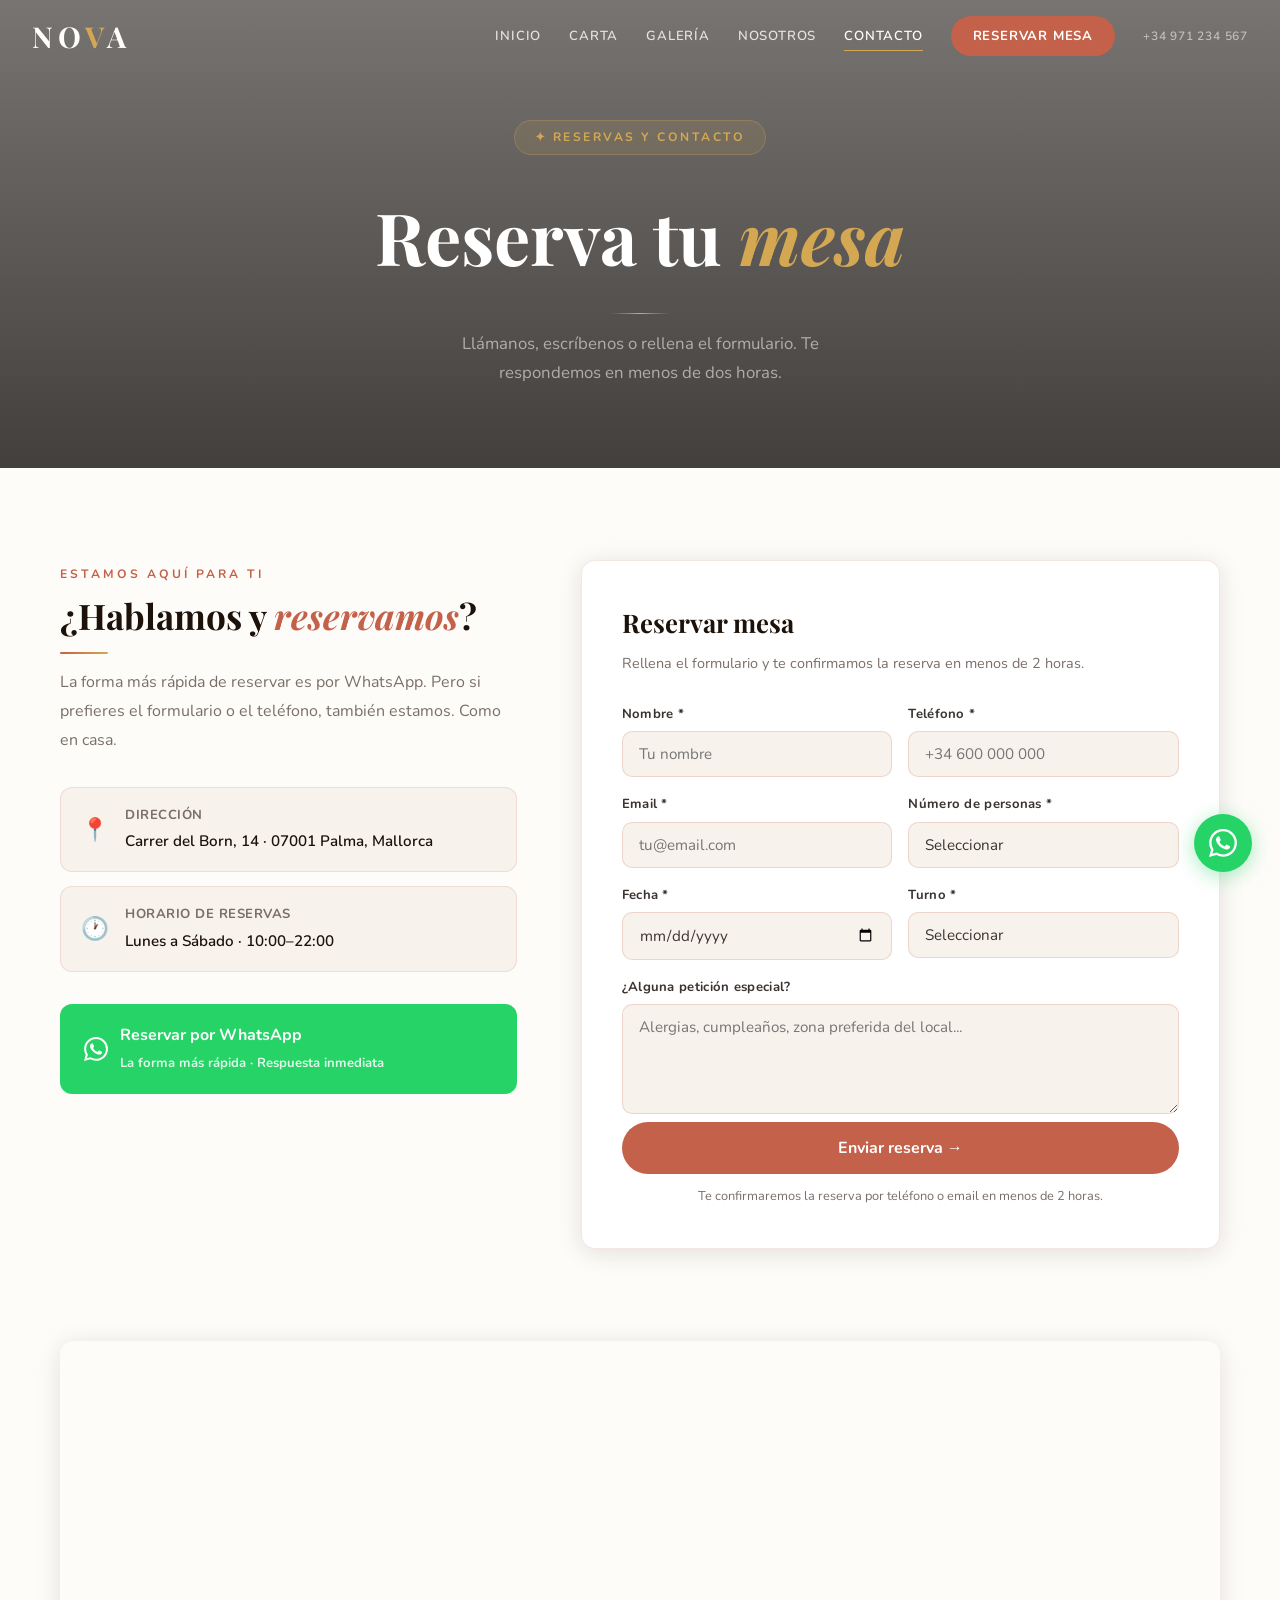
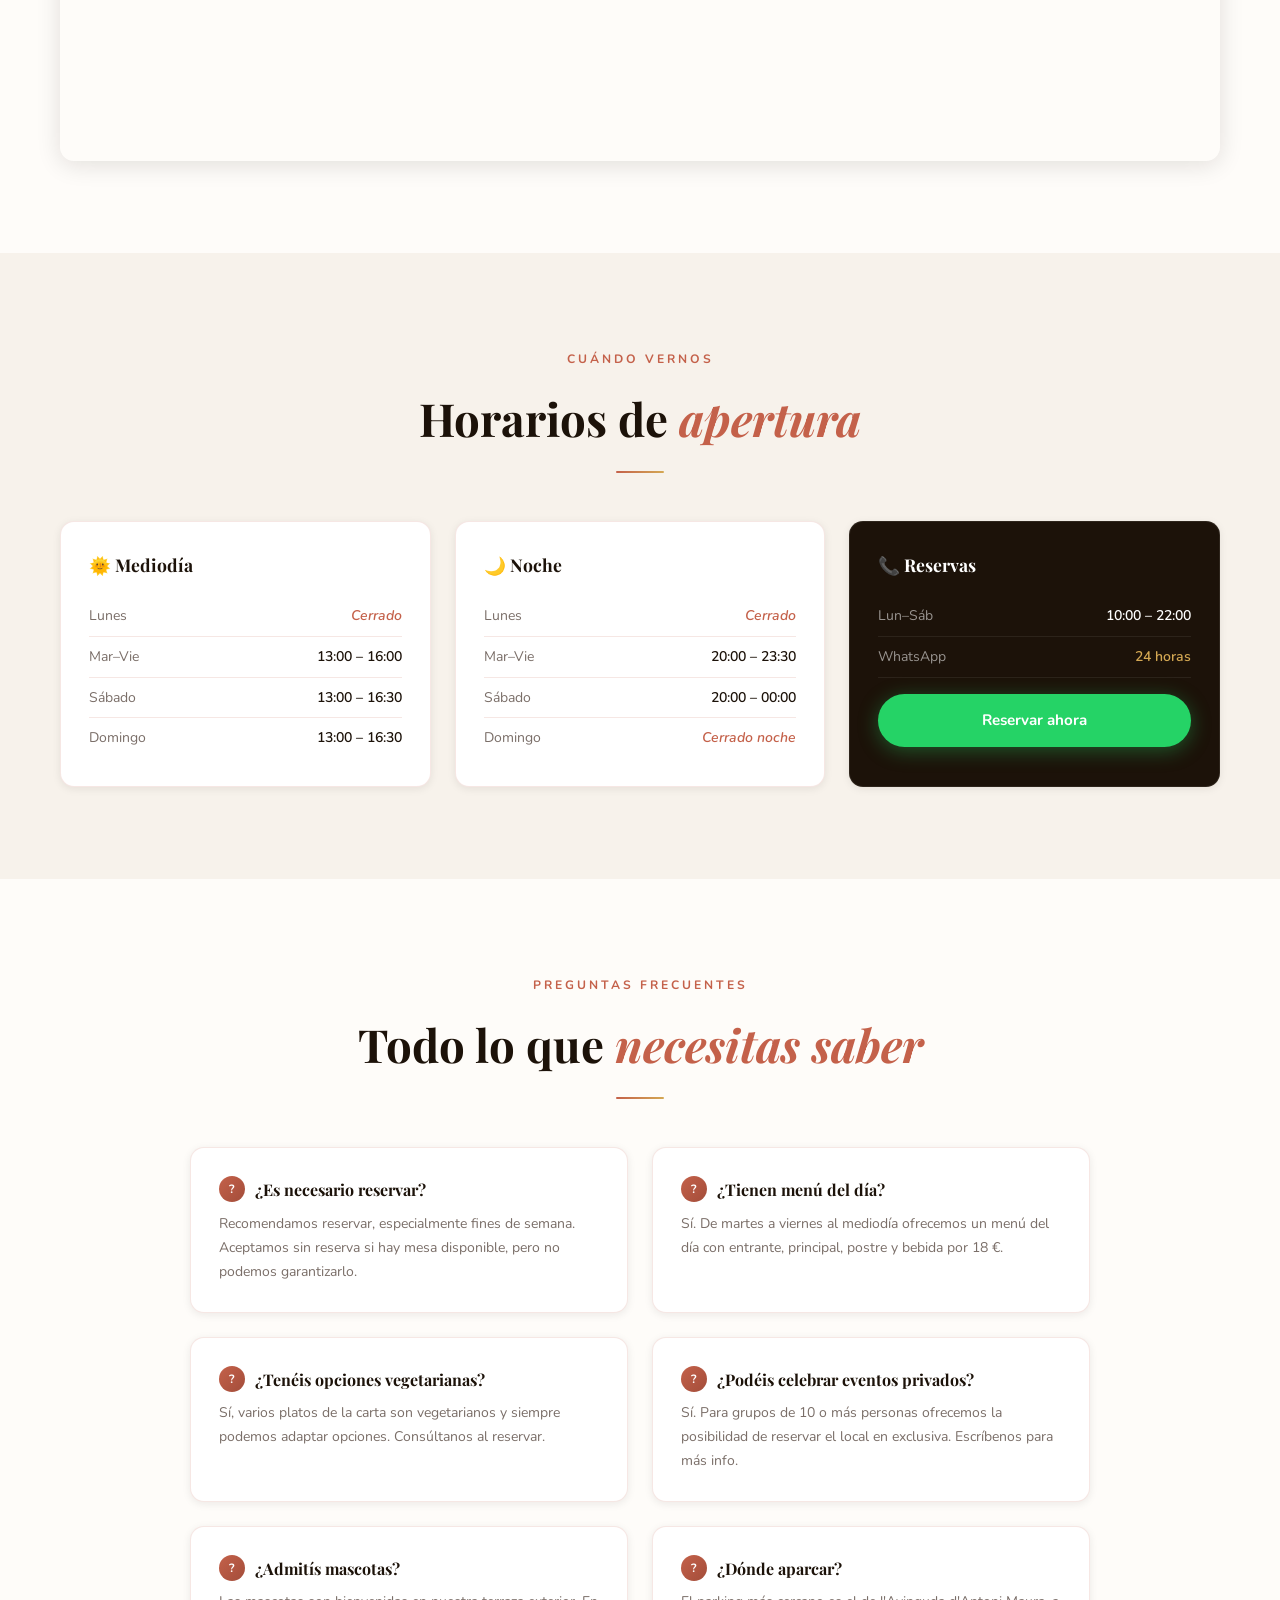
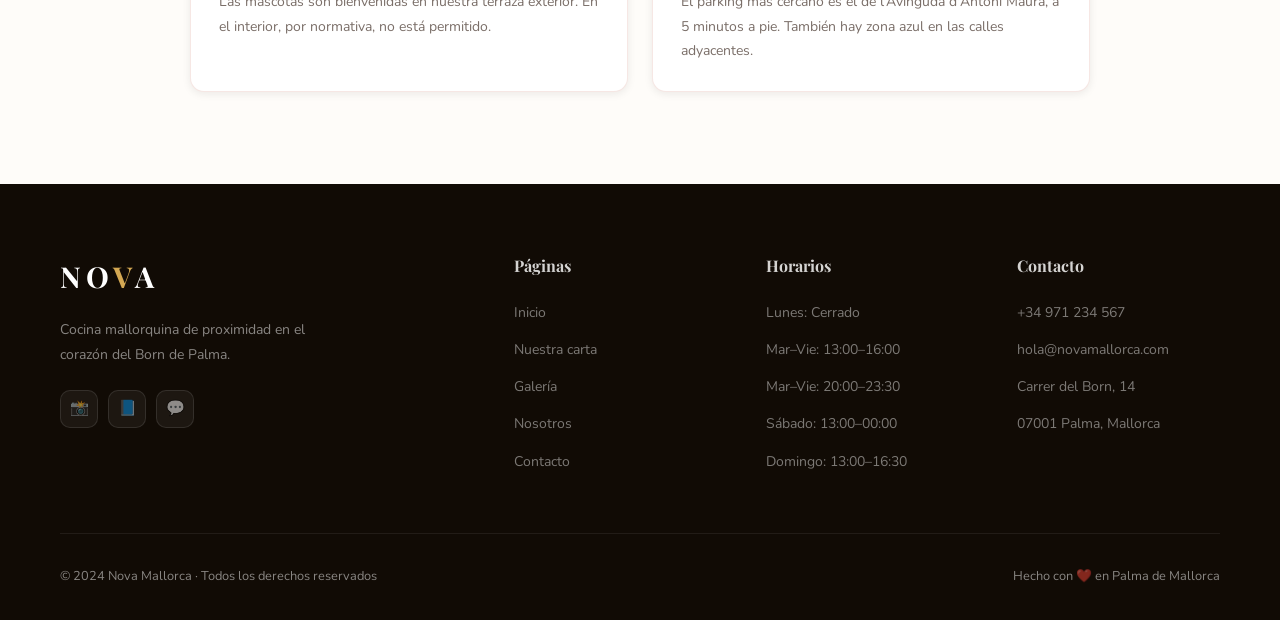
<file: nova/contacto.html>
<!DOCTYPE html>
<html lang="es">
<head>
  <meta charset="UTF-8">
  <meta name="viewport" content="width=device-width, initial-scale=1.0">
  <title>Contacto y Reservas — Nova | Palma, Mallorca</title>
  <meta name="description" content="Reserva tu mesa en Nova, Palma de Mallorca. Carrer del Born, 14. Llámanos o escríbenos por WhatsApp.">
  <link rel="preconnect" href="https://fonts.googleapis.com">
  <link rel="preconnect" href="https://fonts.gstatic.com" crossorigin>
  <link href="https://fonts.googleapis.com/css2?family=Playfair+Display:ital,wght@0,400;0,600;0,700;1,400;1,600&family=Nunito:wght@300;400;500;600;700&display=swap" rel="stylesheet">
  <style>
    :root{--pr:#C4614A;--pr-d:#A34D3A;--sec:#2C4A2E;--acc:#D4A853;--dark:#1C1209;--cream:#F7F2EB;--light:#FEFCF9;--txt:#3A3330;--txt-m:#7A6E68;--border:rgba(196,97,74,.15);--ft:'Playfair Display',Georgia,serif;--fb:'Nunito',sans-serif;--sh-s:0 2px 8px rgba(28,18,9,.08);--sh-m:0 4px 24px rgba(28,18,9,.12);--r:14px;--ease:.3s cubic-bezier(.4,0,.2,1);--mw:1160px;}
    *,*::before,*::after{box-sizing:border-box;margin:0;padding:0;}html{scroll-behavior:smooth;}body{font-family:var(--fb);color:var(--txt);background:var(--light);line-height:1.7;overflow-x:hidden;}a{text-decoration:none;color:inherit;}
    #prog{position:fixed;top:0;left:0;height:3px;width:0%;background:linear-gradient(90deg,var(--pr),var(--acc));z-index:9999;transition:width .1s;}
    header{position:fixed;top:0;left:0;right:0;z-index:1000;padding:0 32px;height:72px;display:flex;align-items:center;justify-content:space-between;transition:var(--ease);}
    header.scrolled{background:rgba(28,18,9,.97);backdrop-filter:blur(12px);box-shadow:0 2px 24px rgba(0,0,0,.3);}
    .logo{font-family:var(--ft);font-size:1.8rem;font-weight:700;color:#fff;letter-spacing:5px;text-transform:uppercase;}.logo b{color:var(--acc);}
    nav{display:flex;align-items:center;gap:28px;}nav a{color:rgba(255,255,255,.8);font-size:.82rem;font-weight:600;letter-spacing:.8px;text-transform:uppercase;transition:var(--ease);position:relative;}
    nav a::after{content:'';position:absolute;bottom:-4px;left:0;width:0;height:1.5px;background:var(--acc);transition:var(--ease);}nav a:hover,nav a.active{color:#fff;}nav a:hover::after,nav a.active::after{width:100%;}
    .nav-cta{background:var(--pr)!important;color:#fff!important;padding:9px 22px;border-radius:50px;font-weight:700!important;}.nav-cta::after{display:none!important;}.nav-cta:hover{background:var(--pr-d)!important;transform:translateY(-1px);}
    .nav-phone{color:rgba(255,255,255,.55)!important;font-size:.75rem!important;}
    .hamburger{display:none;flex-direction:column;gap:5px;cursor:pointer;padding:8px;background:none;border:none;}.hamburger span{display:block;width:24px;height:2px;background:#fff;border-radius:2px;transition:var(--ease);}
    .hamburger.open span:nth-child(1){transform:rotate(45deg) translate(5px,5px);}.hamburger.open span:nth-child(2){opacity:0;}.hamburger.open span:nth-child(3){transform:rotate(-45deg) translate(5px,-5px);}
    .mob-nav{display:none;position:fixed;top:72px;left:0;right:0;background:rgba(28,18,9,.98);backdrop-filter:blur(16px);padding:24px 32px;flex-direction:column;gap:0;z-index:999;border-top:1px solid rgba(255,255,255,.08);}.mob-nav.open{display:flex;}.mob-nav a{color:rgba(255,255,255,.8);font-size:.95rem;font-weight:500;padding:14px 0;border-bottom:1px solid rgba(255,255,255,.07);}
    .btn{display:inline-flex;align-items:center;gap:8px;padding:14px 32px;border-radius:50px;font-weight:700;font-size:.95rem;transition:var(--ease);cursor:pointer;border:none;font-family:var(--fb);}
    .btn-pr{background:var(--pr);color:#fff;box-shadow:0 4px 20px rgba(196,97,74,.4);}.btn-pr:hover{background:var(--pr-d);transform:translateY(-2px);}
    .btn-wa{background:#25D366;color:#fff;box-shadow:0 4px 20px rgba(37,211,102,.35);}.btn-wa:hover{background:#1ebe5a;transform:translateY(-2px);}

    /* HERO */
    .hero-page{height:52vh;min-height:380px;display:flex;align-items:center;justify-content:center;text-align:center;position:relative;overflow:hidden;background:linear-gradient(rgba(8,4,1,.55),rgba(8,4,1,.76)),url('https://images.unsplash.com/photo-1424847651672-bf20a4b0982b?w=1600&auto=format&fit=crop&q=80') center/cover no-repeat;}
    .hero-pg-cnt{position:relative;z-index:1;padding:100px 24px 60px;animation:fadeUp .9s ease both;}
    .page-badge{display:inline-flex;align-items:center;gap:8px;background:rgba(212,168,83,.12);border:1px solid rgba(212,168,83,.28);color:var(--acc);padding:6px 20px;border-radius:50px;font-size:.76rem;font-weight:700;letter-spacing:2.5px;text-transform:uppercase;margin-bottom:20px;}
    .hero-pg-cnt h1{font-family:var(--ft);font-size:clamp(2.4rem,6vw,4.5rem);color:#fff;font-weight:700;margin-bottom:14px;}.hero-pg-cnt h1 em{font-style:italic;color:var(--acc);}
    .hero-line{width:60px;height:1px;background:linear-gradient(90deg,transparent,var(--acc),transparent);margin:16px auto;}
    .hero-pg-cnt p{font-size:1.05rem;color:rgba(255,255,255,.55);max-width:460px;margin:0 auto;}

    /* CONTACT SECTION */
    .contact-sec{padding:92px 24px;background:var(--light);}
    .cnt{max-width:var(--mw);margin:0 auto;}
    .contact-grid{display:grid;grid-template-columns:1fr 1.4fr;gap:64px;align-items:start;}

    /* LEFT: Info */
    .contact-info{}
    .sec-badge{display:inline-block;color:var(--pr);font-size:.76rem;font-weight:700;letter-spacing:3px;text-transform:uppercase;margin-bottom:10px;}
    .ci-title{font-family:var(--ft);font-size:2.2rem;color:var(--dark);margin-bottom:14px;line-height:1.22;}.ci-title em{font-style:italic;color:var(--pr);}
    .divider{width:48px;height:2px;background:linear-gradient(90deg,var(--pr),var(--acc));margin:14px 0;border-radius:2px;}
    .ci-lead{font-size:1rem;color:var(--txt-m);line-height:1.82;margin-bottom:32px;}
    .info-cards{display:flex;flex-direction:column;gap:14px;margin-bottom:32px;}
    .info-card{display:flex;align-items:center;gap:16px;background:var(--cream);border:1px solid var(--border);border-radius:12px;padding:16px 20px;transition:var(--ease);}
    .info-card:hover{background:#fff;box-shadow:var(--sh-s);border-color:rgba(196,97,74,.3);}
    .ic-icon{font-size:1.4rem;flex-shrink:0;}
    .ic-body strong{display:block;font-size:.82rem;font-weight:700;color:var(--txt-m);letter-spacing:.5px;text-transform:uppercase;margin-bottom:2px;}
    .ic-body a,.ic-body span{font-size:.95rem;color:var(--dark);font-weight:600;}
    .ic-body a:hover{color:var(--pr);}
    .wa-direct{display:flex;align-items:center;gap:12px;background:#25D366;color:#fff;border-radius:12px;padding:18px 24px;font-weight:700;font-size:1rem;transition:var(--ease);}
    .wa-direct:hover{background:#1ebe5a;transform:translateY(-2px);box-shadow:0 8px 30px rgba(37,211,102,.4);}
    .wa-direct svg{fill:#fff;flex-shrink:0;}

    /* RIGHT: Form */
    .contact-form-wrap{background:#fff;border-radius:var(--r);padding:40px;box-shadow:var(--sh-m);border:1px solid var(--border);}
    .form-title{font-family:var(--ft);font-size:1.6rem;color:var(--dark);margin-bottom:6px;}
    .form-sub{font-size:.9rem;color:var(--txt-m);margin-bottom:28px;}
    .form-grid{display:grid;grid-template-columns:1fr 1fr;gap:16px;}
    .form-group{display:flex;flex-direction:column;gap:6px;}
    .form-group.full{grid-column:1/-1;}
    label{font-size:.82rem;font-weight:700;color:var(--txt);letter-spacing:.3px;}
    input,textarea,select{width:100%;padding:12px 16px;border:1.5px solid rgba(196,97,74,.2);border-radius:10px;font-family:var(--fb);font-size:.95rem;color:var(--txt);background:var(--cream);transition:var(--ease);outline:none;-webkit-appearance:none;appearance:none;}
    input:focus,textarea:focus,select:focus{border-color:var(--pr);background:#fff;box-shadow:0 0 0 3px rgba(196,97,74,.1);}
    textarea{resize:vertical;min-height:110px;}
    select option{background:#fff;}
    .form-submit{width:100%;padding:15px;background:var(--pr);color:#fff;border:none;border-radius:50px;font-family:var(--fb);font-size:1rem;font-weight:700;cursor:pointer;transition:var(--ease);margin-top:8px;}
    .form-submit:hover{background:var(--pr-d);transform:translateY(-2px);box-shadow:0 8px 24px rgba(196,97,74,.4);}
    .form-note{font-size:.8rem;color:var(--txt-m);text-align:center;margin-top:12px;}
    .success-msg{display:none;background:rgba(44,74,46,.1);border:1px solid rgba(44,74,46,.3);border-radius:10px;padding:16px 20px;color:var(--sec);font-weight:600;font-size:.95rem;margin-top:16px;text-align:center;}

    /* MAP */
    .map-sec{padding:0 24px 92px;background:var(--light);scroll-margin-top:72px;}
    .map-wrap{border-radius:var(--r);overflow:hidden;box-shadow:var(--sh-m);}
    .map-wrap iframe{display:block;width:100%;height:420px;border:none;}

    /* HORARIOS */
    .hor-sec{padding:92px 24px;background:var(--cream);}
    .hor-grid{display:grid;grid-template-columns:repeat(auto-fit,minmax(240px,1fr));gap:24px;}
    .hor-card{background:#fff;border-radius:var(--r);padding:28px;box-shadow:var(--sh-s);border:1px solid var(--border);}
    .hor-card h4{font-family:var(--ft);font-size:1.1rem;color:var(--dark);margin-bottom:16px;display:flex;align-items:center;gap:10px;}
    .sch-row{display:flex;justify-content:space-between;padding:8px 0;border-bottom:1px solid var(--border);}
    .sch-row:last-child{border:none;}
    .sch-day{font-size:.875rem;color:var(--txt-m);}.sch-time{font-size:.875rem;font-weight:600;color:var(--dark);}.sch-time.cl{color:var(--pr);font-style:italic;}

    /* FAQ */
    .faq-sec{padding:92px 24px;background:var(--light);}
    .faq-grid{display:grid;grid-template-columns:1fr 1fr;gap:24px;max-width:900px;margin:0 auto;}
    .faq-item{background:#fff;border-radius:var(--r);padding:28px;box-shadow:var(--sh-s);border:1px solid var(--border);}
    .faq-item h4{font-family:var(--ft);font-size:1rem;color:var(--dark);margin-bottom:8px;display:flex;align-items:flex-start;gap:10px;}
    .faq-item h4::before{content:'?';min-width:26px;height:26px;background:linear-gradient(135deg,var(--pr),var(--pr-d));color:#fff;border-radius:50%;display:flex;align-items:center;justify-content:center;font-size:.75rem;font-weight:700;font-family:var(--fb);flex-shrink:0;}
    .faq-item p{font-size:.875rem;color:var(--txt-m);line-height:1.72;}

    /* FOOTER */
    footer{background:#110B05;color:rgba(255,255,255,.5);padding:68px 24px 32px;}
    .ft-grid{max-width:var(--mw);margin:0 auto;display:grid;grid-template-columns:2fr 1fr 1fr 1fr;gap:48px;padding-bottom:48px;border-bottom:1px solid rgba(255,255,255,.07);margin-bottom:32px;}
    .ft-brand p{font-size:.875rem;line-height:1.82;max-width:255px;margin-bottom:22px;}
    .socials{display:flex;gap:10px;}.soc{width:38px;height:38px;border-radius:10px;background:rgba(255,255,255,.05);border:1px solid rgba(255,255,255,.1);display:flex;align-items:center;justify-content:center;font-size:.95rem;transition:var(--ease);}.soc:hover{background:var(--pr);border-color:var(--pr);transform:translateY(-2px);}
    .ft-col h4{font-family:var(--ft);font-size:1rem;color:rgba(255,255,255,.82);margin-bottom:20px;}.ft-col ul{list-style:none;}.ft-col li{margin-bottom:10px;}.ft-col li a{font-size:.875rem;color:rgba(255,255,255,.45);transition:var(--ease);}.ft-col li a:hover{color:var(--acc);}
    .ft-bot{max-width:var(--mw);margin:0 auto;display:flex;justify-content:space-between;font-size:.8rem;flex-wrap:wrap;gap:10px;}
    .wa-float{position:fixed;bottom:28px;right:28px;z-index:998;display:flex;flex-direction:column;align-items:flex-end;gap:10px;}
    .wa-bubble{background:#fff;color:var(--txt);padding:10px 16px;border-radius:12px 12px 0 12px;font-size:.84rem;font-weight:700;box-shadow:var(--sh-m);opacity:0;transform:translateY(6px) scale(.95);transition:var(--ease);white-space:nowrap;}.wa-float:hover .wa-bubble{opacity:1;transform:translateY(0) scale(1);}
    .wa-btn{width:58px;height:58px;background:#25D366;border-radius:50%;display:flex;align-items:center;justify-content:center;box-shadow:0 4px 20px rgba(37,211,102,.4);transition:var(--ease);animation:pwa 2.5s infinite;}.wa-btn:hover{transform:scale(1.1);}.wa-btn svg{fill:#fff;transform-origin:50% 50%;}.wa-btn:hover svg{animation:wa-wiggle .4s ease-in-out;}
    @keyframes wa-wiggle{0%{transform:rotate(0);}20%{transform:rotate(-15deg);}40%{transform:rotate(15deg);}60%{transform:rotate(-10deg);}80%{transform:rotate(10deg);}100%{transform:rotate(0);}}
    .rv{opacity:0;transform:translateY(24px);transition:opacity .7s ease,transform .7s ease;}.rv.in{opacity:1;transform:translateY(0);}
    @keyframes fadeUp{from{opacity:0;transform:translateY(28px);}to{opacity:1;transform:translateY(0);}}
    @keyframes pwa{0%,100%{box-shadow:0 4px 20px rgba(37,211,102,.4);}50%{box-shadow:0 4px 30px rgba(37,211,102,.65),0 0 0 12px rgba(37,211,102,.1);}}
    @media(max-width:900px){.contact-grid{grid-template-columns:1fr;gap:40px;}.faq-grid{grid-template-columns:1fr;}.ft-grid{grid-template-columns:1fr 1fr;}}
    @media(max-width:768px){nav{display:none;}.hamburger{display:flex;}.form-grid{grid-template-columns:1fr;}.ft-grid{grid-template-columns:1fr;gap:32px;}}
  </style>
</head>
<body>
<div id="prog"></div>
<header id="hdr">
  <a href="index.html" class="logo">NO<b>V</b>A</a>
  <nav>
    <a href="index.html">Inicio</a><a href="carta.html">Carta</a><a href="galeria.html">Galería</a>
    <a href="nosotros.html">Nosotros</a><a href="contacto.html" class="active">Contacto</a>
    <a href="#reserva-form" class="nav-cta">Reservar mesa</a>
    <a href="tel:+34971234567" class="nav-phone">+34 971 234 567</a>
  </nav>
  <button class="hamburger" id="hbg"><span></span><span></span><span></span></button>
</header>
<div class="mob-nav" id="mnav">
  <a href="index.html">Inicio</a><a href="carta.html">Carta</a><a href="galeria.html">Galería</a>
  <a href="nosotros.html">Nosotros</a><a href="contacto.html">Contacto</a>
  <a href="tel:+34971234567">+34 971 234 567</a>
</div>

<div class="hero-page">
  <div class="hero-pg-cnt">
    <div class="page-badge">✦ Reservas y contacto</div>
    <h1>Reserva tu <em>mesa</em></h1>
    <div class="hero-line"></div>
    <p>Llámanos, escríbenos o rellena el formulario. Te respondemos en menos de dos horas.</p>
  </div>
</div>

<!-- CONTACT -->
<section class="contact-sec">
  <div class="cnt">
    <div class="contact-grid">

      <!-- INFO -->
      <div class="contact-info rv">
        <span class="sec-badge">Estamos aquí para ti</span>
        <h2 class="ci-title">¿Hablamos y <em>reservamos</em>?</h2>
        <div class="divider"></div>
        <p class="ci-lead">La forma más rápida de reservar es por WhatsApp. Pero si prefieres el formulario o el teléfono, también estamos. Como en casa.</p>

        <div class="info-cards">
          <div class="info-card">
            <span class="ic-icon">📍</span>
            <div class="ic-body"><strong>Dirección</strong><span>Carrer del Born, 14 · 07001 Palma, Mallorca</span></div>
          </div>
          <div class="info-card">
            <span class="ic-icon">🕐</span>
            <div class="ic-body"><strong>Horario de reservas</strong><span>Lunes a Sábado · 10:00–22:00</span></div>
          </div>
        </div>

        <a href="https://wa.me/34971234567?text=Hola%2C%20me%20gustar%C3%ADa%20reservar%20una%20mesa%20en%20Nova" target="_blank" class="wa-direct">
          <svg width="24" height="24" viewBox="0 0 24 24"><path d="M17.472 14.382c-.297-.149-1.758-.867-2.03-.967-.273-.099-.471-.148-.67.15-.197.297-.767.966-.94 1.164-.173.199-.347.223-.644.075-.297-.15-1.255-.463-2.39-1.475-.883-.788-1.48-1.761-1.653-2.059-.173-.297-.018-.458.13-.606.134-.133.298-.347.446-.52.149-.174.198-.298.298-.497.099-.198.05-.371-.025-.52-.075-.149-.669-1.612-.916-2.207-.242-.579-.487-.5-.669-.51-.173-.008-.371-.01-.57-.01-.198 0-.52.074-.792.372-.272.297-1.04 1.016-1.04 2.479 0 1.462 1.065 2.875 1.213 3.074.149.198 2.096 3.2 5.077 4.487.709.306 1.262.489 1.694.625.712.227 1.36.195 1.871.118.571-.085 1.758-.719 2.006-1.413.248-.694.248-1.289.173-1.413-.074-.124-.272-.198-.57-.347m-5.421 7.403h-.004a9.87 9.87 0 01-5.031-1.378l-.361-.214-3.741.982.998-3.648-.235-.374a9.86 9.86 0 01-1.51-5.26c.001-5.45 4.436-9.884 9.888-9.884 2.64 0 5.122 1.03 6.988 2.898a9.825 9.825 0 012.893 6.994c-.003 5.45-4.437 9.884-9.885 9.884m8.413-18.297A11.815 11.815 0 0012.05 0C5.495 0 .16 5.335.157 11.892c0 2.096.547 4.142 1.588 5.945L.057 24l6.305-1.654a11.882 11.882 0 005.683 1.448h.005c6.554 0 11.89-5.335 11.893-11.893a11.821 11.821 0 00-3.48-8.413z"/></svg>
          <div><strong>Reservar por WhatsApp</strong><br><span style="font-size:.82rem;opacity:.85;">La forma más rápida · Respuesta inmediata</span></div>
        </a>
      </div>

      <!-- FORM -->
      <div class="contact-form-wrap rv">
        <h3 class="form-title">Reservar mesa</h3>
        <p class="form-sub">Rellena el formulario y te confirmamos la reserva en menos de 2 horas.</p>
        <form id="reserva-form">
          <div class="form-grid">
            <div class="form-group">
              <label for="nombre">Nombre *</label>
              <input type="text" id="nombre" name="nombre" placeholder="Tu nombre" required>
            </div>
            <div class="form-group">
              <label for="telefono">Teléfono *</label>
              <input type="tel" id="telefono" name="telefono" placeholder="+34 600 000 000" required>
            </div>
            <div class="form-group">
              <label for="email">Email *</label>
              <input type="email" id="email" name="email" placeholder="tu@email.com" required>
            </div>
            <div class="form-group">
              <label for="personas">Número de personas *</label>
              <select id="personas" name="personas" required>
                <option value="">Seleccionar</option>
                <option>1 persona</option>
                <option>2 personas</option>
                <option>3 personas</option>
                <option>4 personas</option>
                <option>5 personas</option>
                <option>6 personas</option>
                <option>7+ personas (grupo)</option>
              </select>
            </div>
            <div class="form-group">
              <label for="fecha">Fecha *</label>
              <input type="date" id="fecha" name="fecha" required>
            </div>
            <div class="form-group">
              <label for="turno">Turno *</label>
              <select id="turno" name="turno" required>
                <option value="">Seleccionar</option>
                <option>Mediodía (13:00–16:00)</option>
                <option>Noche (20:00–23:30)</option>
              </select>
            </div>
            <div class="form-group full">
              <label for="mensaje">¿Alguna petición especial?</label>
              <textarea id="mensaje" name="mensaje" placeholder="Alergias, cumpleaños, zona preferida del local..."></textarea>
            </div>
          </div>
          <button type="submit" class="form-submit">Enviar reserva →</button>
          <p class="form-note">Te confirmaremos la reserva por teléfono o email en menos de 2 horas.</p>
          <div class="success-msg" id="success-msg">✅ ¡Reserva recibida! Te contactaremos pronto para confirmarla. ¡Hasta pronto en Nova!</div>
        </form>
      </div>

    </div>
  </div>
</section>

<!-- MAP -->
<section class="map-sec" id="mapa">
  <div class="cnt">
    <div class="map-wrap rv">
      <iframe src="https://maps.google.com/maps?q=Carrer+del+Born,+Palma+de+Mallorca&output=embed" allowfullscreen="" loading="lazy" referrerpolicy="no-referrer-when-downgrade" title="Ubicación de Nova en Palma, Mallorca"></iframe>
    </div>
  </div>
</section>

<!-- HORARIOS -->
<section class="hor-sec">
  <div class="cnt">
    <div style="text-align:center;margin-bottom:48px;" class="rv">
      <span class="sec-badge">Cuándo vernos</span>
      <h2 style="font-family:var(--ft);font-size:clamp(1.8rem,4vw,2.85rem);color:var(--dark);margin-bottom:14px;">Horarios de <em style="font-style:italic;color:var(--pr)">apertura</em></h2>
      <div style="width:48px;height:2px;background:linear-gradient(90deg,var(--pr),var(--acc));margin:14px auto;border-radius:2px;"></div>
    </div>
    <div class="hor-grid">
      <div class="hor-card rv">
        <h4>🌞 Mediodía</h4>
        <div class="sch-row"><span class="sch-day">Lunes</span><span class="sch-time cl">Cerrado</span></div>
        <div class="sch-row"><span class="sch-day">Mar–Vie</span><span class="sch-time">13:00 – 16:00</span></div>
        <div class="sch-row"><span class="sch-day">Sábado</span><span class="sch-time">13:00 – 16:30</span></div>
        <div class="sch-row"><span class="sch-day">Domingo</span><span class="sch-time">13:00 – 16:30</span></div>
      </div>
      <div class="hor-card rv">
        <h4>🌙 Noche</h4>
        <div class="sch-row"><span class="sch-day">Lunes</span><span class="sch-time cl">Cerrado</span></div>
        <div class="sch-row"><span class="sch-day">Mar–Vie</span><span class="sch-time">20:00 – 23:30</span></div>
        <div class="sch-row"><span class="sch-day">Sábado</span><span class="sch-time">20:00 – 00:00</span></div>
        <div class="sch-row"><span class="sch-day">Domingo</span><span class="sch-time cl">Cerrado noche</span></div>
      </div>
      <div class="hor-card rv" style="background:var(--dark);border-color:rgba(255,255,255,.08);">
        <h4 style="color:#fff;">📞 Reservas</h4>
        <div class="sch-row" style="border-color:rgba(255,255,255,.07);"><span class="sch-day" style="color:rgba(255,255,255,.55);">Lun–Sáb</span><span class="sch-time" style="color:#fff;">10:00 – 22:00</span></div>
        <div class="sch-row" style="border-color:rgba(255,255,255,.07);"><span class="sch-day" style="color:rgba(255,255,255,.55);">WhatsApp</span><span class="sch-time" style="color:var(--acc);">24 horas</span></div>
        <div style="margin-top:16px;"><a href="https://wa.me/34971234567?text=Hola%2C%20me%20gustar%C3%ADa%20reservar%20una%20mesa%20en%20Nova" target="_blank" class="btn btn-wa" style="width:100%;justify-content:center;">Reservar ahora</a></div>
      </div>
    </div>
  </div>
</section>

<!-- FAQ -->
<section class="faq-sec">
  <div class="cnt">
    <div style="text-align:center;margin-bottom:48px;" class="rv">
      <span class="sec-badge">Preguntas frecuentes</span>
      <h2 style="font-family:var(--ft);font-size:clamp(1.8rem,4vw,2.85rem);color:var(--dark);margin-bottom:14px;">Todo lo que <em style="font-style:italic;color:var(--pr)">necesitas saber</em></h2>
      <div style="width:48px;height:2px;background:linear-gradient(90deg,var(--pr),var(--acc));margin:14px auto;border-radius:2px;"></div>
    </div>
    <div class="faq-grid">
      <div class="faq-item rv">
        <h4>¿Es necesario reservar?</h4>
        <p>Recomendamos reservar, especialmente fines de semana. Aceptamos sin reserva si hay mesa disponible, pero no podemos garantizarlo.</p>
      </div>
      <div class="faq-item rv">
        <h4>¿Tienen menú del día?</h4>
        <p>Sí. De martes a viernes al mediodía ofrecemos un menú del día con entrante, principal, postre y bebida por 18 €.</p>
      </div>
      <div class="faq-item rv">
        <h4>¿Tenéis opciones vegetarianas?</h4>
        <p>Sí, varios platos de la carta son vegetarianos y siempre podemos adaptar opciones. Consúltanos al reservar.</p>
      </div>
      <div class="faq-item rv">
        <h4>¿Podéis celebrar eventos privados?</h4>
        <p>Sí. Para grupos de 10 o más personas ofrecemos la posibilidad de reservar el local en exclusiva. Escríbenos para más info.</p>
      </div>
      <div class="faq-item rv">
        <h4>¿Admitís mascotas?</h4>
        <p>Las mascotas son bienvenidas en nuestra terraza exterior. En el interior, por normativa, no está permitido.</p>
      </div>
      <div class="faq-item rv">
        <h4>¿Dónde aparcar?</h4>
        <p>El parking más cercano es el de l'Avinguda d'Antoni Maura, a 5 minutos a pie. También hay zona azul en las calles adyacentes.</p>
      </div>
    </div>
  </div>
</section>

<footer>
  <div class="ft-grid">
    <div class="ft-brand">
      <a href="index.html" class="logo" style="margin-bottom:16px;display:block;">NO<b>V</b>A</a>
      <p>Cocina mallorquina de proximidad en el corazón del Born de Palma.</p>
      <div class="socials">
        <a href="https://instagram.com" target="_blank" class="soc">📸</a>
        <a href="https://facebook.com" target="_blank" class="soc">📘</a>
        <a href="https://wa.me/34971234567" target="_blank" class="soc">💬</a>
      </div>
    </div>
    <div class="ft-col"><h4>Páginas</h4><ul>
      <li><a href="index.html">Inicio</a></li><li><a href="carta.html">Nuestra carta</a></li>
      <li><a href="galeria.html">Galería</a></li><li><a href="nosotros.html">Nosotros</a></li><li><a href="contacto.html">Contacto</a></li>
    </ul></div>
    <div class="ft-col"><h4>Horarios</h4><ul>
      <li><a>Lunes: Cerrado</a></li><li><a>Mar–Vie: 13:00–16:00</a></li>
      <li><a>Mar–Vie: 20:00–23:30</a></li><li><a>Sábado: 13:00–00:00</a></li><li><a>Domingo: 13:00–16:30</a></li>
    </ul></div>
    <div class="ft-col"><h4>Contacto</h4><ul>
      <li><a href="tel:+34971234567">+34 971 234 567</a></li>
      <li><a href="mailto:hola@novamallorca.com">hola@novamallorca.com</a></li>
      <li><a href="contacto.html">Carrer del Born, 14</a></li>
      <li><a href="contacto.html">07001 Palma, Mallorca</a></li>
    </ul></div>
  </div>
  <div class="ft-bot"><span>© 2024 Nova Mallorca · Todos los derechos reservados</span><span>Hecho con ❤️ en Palma de Mallorca</span></div>
</footer>

<div class="wa-float">
  <div class="wa-bubble">¡Reserva tu mesa! 🍽️</div>
  <a href="https://wa.me/34971234567?text=Hola%2C%20me%20gustar%C3%ADa%20reservar%20una%20mesa%20en%20Nova" target="_blank" class="wa-btn">
    <svg width="28" height="28" viewBox="0 0 24 24"><path d="M17.472 14.382c-.297-.149-1.758-.867-2.03-.967-.273-.099-.471-.148-.67.15-.197.297-.767.966-.94 1.164-.173.199-.347.223-.644.075-.297-.15-1.255-.463-2.39-1.475-.883-.788-1.48-1.761-1.653-2.059-.173-.297-.018-.458.13-.606.134-.133.298-.347.446-.52.149-.174.198-.298.298-.497.099-.198.05-.371-.025-.52-.075-.149-.669-1.612-.916-2.207-.242-.579-.487-.5-.669-.51-.173-.008-.371-.01-.57-.01-.198 0-.52.074-.792.372-.272.297-1.04 1.016-1.04 2.479 0 1.462 1.065 2.875 1.213 3.074.149.198 2.096 3.2 5.077 4.487.709.306 1.262.489 1.694.625.712.227 1.36.195 1.871.118.571-.085 1.758-.719 2.006-1.413.248-.694.248-1.289.173-1.413-.074-.124-.272-.198-.57-.347m-5.421 7.403h-.004a9.87 9.87 0 01-5.031-1.378l-.361-.214-3.741.982.998-3.648-.235-.374a9.86 9.86 0 01-1.51-5.26c.001-5.45 4.436-9.884 9.888-9.884 2.64 0 5.122 1.03 6.988 2.898a9.825 9.825 0 012.893 6.994c-.003 5.45-4.437 9.884-9.885 9.884m8.413-18.297A11.815 11.815 0 0012.05 0C5.495 0 .16 5.335.157 11.892c0 2.096.547 4.142 1.588 5.945L.057 24l6.305-1.654a11.882 11.882 0 005.683 1.448h.005c6.554 0 11.89-5.335 11.893-11.893a11.821 11.821 0 00-3.48-8.413z"/></svg>
  </a>
</div>

<script>
  window.addEventListener('scroll',()=>{const s=document.documentElement,t=s.scrollTop,h=s.scrollHeight-window.innerHeight;document.getElementById('prog').style.width=(t/h*100)+'%';});
  const hdr=document.getElementById('hdr');window.addEventListener('scroll',()=>hdr.classList.toggle('scrolled',scrollY>50));
  const hbg=document.getElementById('hbg'),mnav=document.getElementById('mnav');hbg.addEventListener('click',()=>{hbg.classList.toggle('open');mnav.classList.toggle('open');});
  // Form
  document.getElementById('reserva-form').addEventListener('submit',e=>{
    e.preventDefault();
    const msg=document.getElementById('success-msg');
    msg.style.display='block';
    e.target.querySelectorAll('input,textarea,select,button').forEach(el=>el.disabled=true);
    msg.scrollIntoView({behavior:'smooth',block:'center'});
  });
  // Set min date to today
  document.getElementById('fecha').min=new Date().toISOString().split('T')[0];
  const obs=new IntersectionObserver((es)=>es.forEach((e,i)=>{if(e.isIntersecting){setTimeout(()=>e.target.classList.add('in'),i*70);obs.unobserve(e.target);}}),{threshold:.1});
  document.querySelectorAll('.rv').forEach(el=>obs.observe(el));
</script>
</body>
</html>
</file>
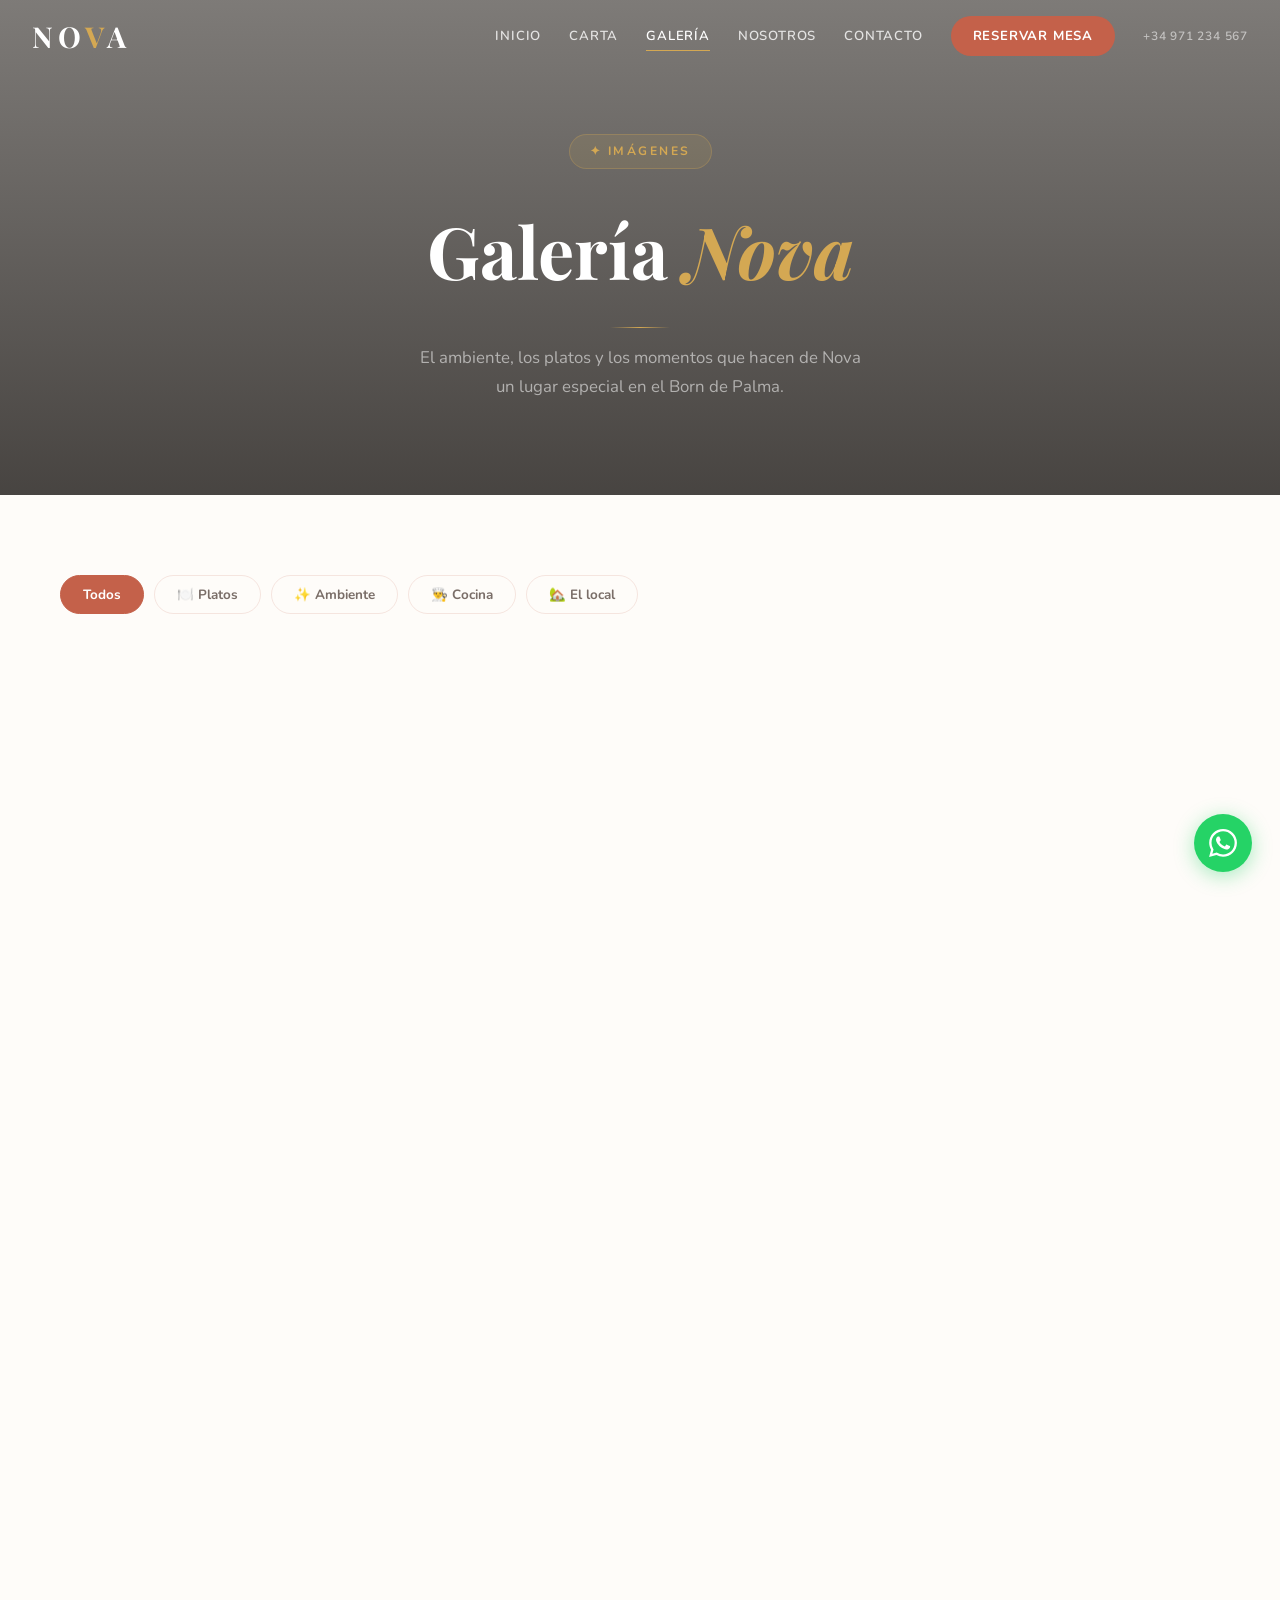
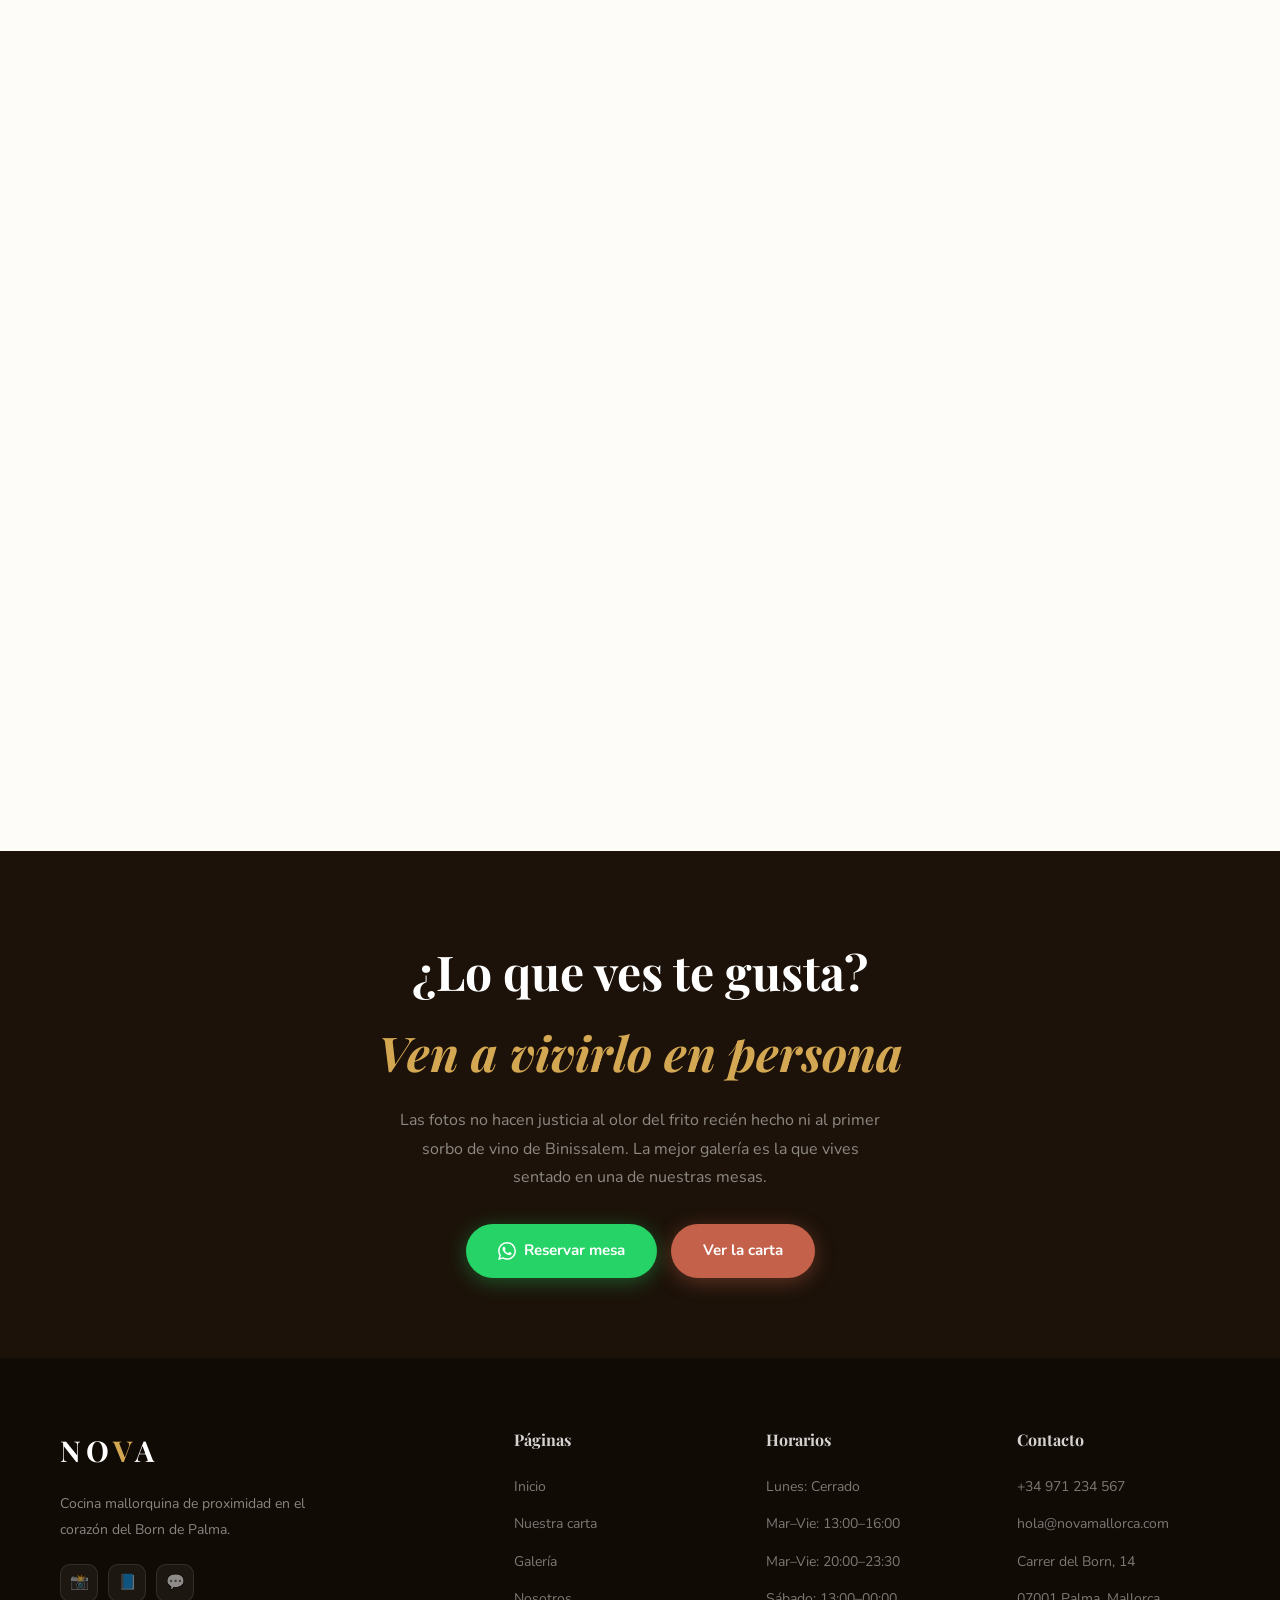
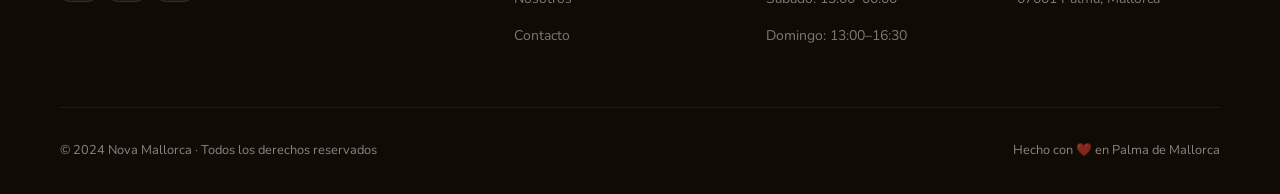
<file: nova/galeria.html>
<!DOCTYPE html>
<html lang="es">
<head>
  <meta charset="UTF-8">
  <meta name="viewport" content="width=device-width, initial-scale=1.0">
  <title>Galería — Nova | Palma, Mallorca</title>
  <meta name="description" content="Descubre el ambiente, los platos y el espíritu de Nova a través de nuestra galería de imágenes.">
  <link rel="preconnect" href="https://fonts.googleapis.com">
  <link rel="preconnect" href="https://fonts.gstatic.com" crossorigin>
  <link href="https://fonts.googleapis.com/css2?family=Playfair+Display:ital,wght@0,400;0,600;0,700;1,400;1,600&family=Nunito:wght@300;400;500;600;700&display=swap" rel="stylesheet">
  <style>
    :root{--pr:#C4614A;--pr-d:#A34D3A;--sec:#2C4A2E;--acc:#D4A853;--dark:#1C1209;--cream:#F7F2EB;--light:#FEFCF9;--txt:#3A3330;--txt-m:#7A6E68;--border:rgba(196,97,74,.15);--ft:'Playfair Display',Georgia,serif;--fb:'Nunito',sans-serif;--sh-m:0 4px 24px rgba(28,18,9,.12);--r:14px;--ease:.3s cubic-bezier(.4,0,.2,1);--mw:1160px;}
    *,*::before,*::after{box-sizing:border-box;margin:0;padding:0;}html{scroll-behavior:smooth;}body{font-family:var(--fb);color:var(--txt);background:var(--light);line-height:1.7;overflow-x:hidden;}a{text-decoration:none;color:inherit;}
    #prog{position:fixed;top:0;left:0;height:3px;width:0%;background:linear-gradient(90deg,var(--pr),var(--acc));z-index:9999;transition:width .1s;}
    header{position:fixed;top:0;left:0;right:0;z-index:1000;padding:0 32px;height:72px;display:flex;align-items:center;justify-content:space-between;transition:var(--ease);}
    header.scrolled{background:rgba(28,18,9,.97);backdrop-filter:blur(12px);box-shadow:0 2px 24px rgba(0,0,0,.3);}
    .logo{font-family:var(--ft);font-size:1.8rem;font-weight:700;color:#fff;letter-spacing:5px;text-transform:uppercase;}.logo b{color:var(--acc);}
    nav{display:flex;align-items:center;gap:28px;}nav a{color:rgba(255,255,255,.8);font-size:.82rem;font-weight:600;letter-spacing:.8px;text-transform:uppercase;transition:var(--ease);position:relative;}
    nav a::after{content:'';position:absolute;bottom:-4px;left:0;width:0;height:1.5px;background:var(--acc);transition:var(--ease);}nav a:hover,nav a.active{color:#fff;}nav a:hover::after,nav a.active::after{width:100%;}
    .nav-cta{background:var(--pr)!important;color:#fff!important;padding:9px 22px;border-radius:50px;font-weight:700!important;}.nav-cta::after{display:none!important;}.nav-cta:hover{background:var(--pr-d)!important;transform:translateY(-1px);}
    .nav-phone{color:rgba(255,255,255,.55)!important;font-size:.75rem!important;}
    .hamburger{display:none;flex-direction:column;gap:5px;cursor:pointer;padding:8px;background:none;border:none;}.hamburger span{display:block;width:24px;height:2px;background:#fff;border-radius:2px;transition:var(--ease);}
    .hamburger.open span:nth-child(1){transform:rotate(45deg) translate(5px,5px);}.hamburger.open span:nth-child(2){opacity:0;}.hamburger.open span:nth-child(3){transform:rotate(-45deg) translate(5px,-5px);}
    .mob-nav{display:none;position:fixed;top:72px;left:0;right:0;background:rgba(28,18,9,.98);backdrop-filter:blur(16px);padding:24px 32px;flex-direction:column;gap:0;z-index:999;border-top:1px solid rgba(255,255,255,.08);}.mob-nav.open{display:flex;}.mob-nav a{color:rgba(255,255,255,.8);font-size:.95rem;font-weight:500;padding:14px 0;border-bottom:1px solid rgba(255,255,255,.07);}
    .btn{display:inline-flex;align-items:center;gap:8px;padding:14px 32px;border-radius:50px;font-weight:700;font-size:.95rem;transition:var(--ease);cursor:pointer;border:none;font-family:var(--fb);}
    .btn-pr{background:var(--pr);color:#fff;box-shadow:0 4px 20px rgba(196,97,74,.4);}.btn-pr:hover{background:var(--pr-d);transform:translateY(-2px);}
    .btn-wa{background:#25D366;color:#fff;box-shadow:0 4px 20px rgba(37,211,102,.35);}.btn-wa:hover{background:#1ebe5a;transform:translateY(-2px);}

    /* HERO */
    .hero-page{height:55vh;min-height:400px;display:flex;align-items:center;justify-content:center;text-align:center;position:relative;overflow:hidden;background:linear-gradient(rgba(8,4,1,.52),rgba(8,4,1,.74)),url('https://images.unsplash.com/photo-1555396273-367ea4eb4db5?w=1600&auto=format&fit=crop&q=80') center/cover no-repeat;}
    .hero-pg-cnt{position:relative;z-index:1;padding:100px 24px 60px;animation:fadeUp .9s ease both;}
    .page-badge{display:inline-flex;align-items:center;gap:8px;background:rgba(212,168,83,.12);border:1px solid rgba(212,168,83,.28);color:var(--acc);padding:6px 20px;border-radius:50px;font-size:.76rem;font-weight:700;letter-spacing:2.5px;text-transform:uppercase;margin-bottom:20px;}
    .hero-pg-cnt h1{font-family:var(--ft);font-size:clamp(2.4rem,6vw,4.5rem);color:#fff;font-weight:700;margin-bottom:14px;}.hero-pg-cnt h1 em{font-style:italic;color:var(--acc);}
    .hero-line{width:60px;height:1px;background:linear-gradient(90deg,transparent,var(--acc),transparent);margin:16px auto;}
    .hero-pg-cnt p{font-size:1.05rem;color:rgba(255,255,255,.55);max-width:460px;margin:0 auto;}

    /* GALLERY */
    .gallery-sec{padding:80px 24px;background:var(--light);}
    .cnt{max-width:var(--mw);margin:0 auto;}
    .filter-bar{display:flex;gap:10px;margin-bottom:48px;flex-wrap:wrap;}
    .filter-btn{padding:9px 22px;border-radius:50px;border:1.5px solid var(--border);background:transparent;cursor:pointer;font-family:var(--fb);font-size:.84rem;font-weight:700;color:var(--txt-m);transition:var(--ease);}
    .filter-btn.active{background:var(--pr);color:#fff;border-color:var(--pr);}
    .filter-btn:hover:not(.active){border-color:var(--pr);color:var(--pr);}

    /* MASONRY GRID */
    .gallery-grid{columns:3;column-gap:16px;}
    .gal-item{break-inside:avoid;margin-bottom:16px;border-radius:var(--r);overflow:hidden;position:relative;cursor:pointer;}
    .gal-item:hover{box-shadow:var(--sh-m);}
    .gal-item:hover .gal-overlay{opacity:1;}
    .gal-box{background-size:cover;background-position:center;position:relative;transition:transform .65s ease;}
    .gal-item:hover .gal-box{transform:scale(1.06);}
    .gal-box.tall{aspect-ratio:3/4;}
    .gal-box.wide{aspect-ratio:4/3;}
    .gal-box.sq{aspect-ratio:1/1;}
    .gal-overlay{position:absolute;inset:0;background:linear-gradient(to top,rgba(0,0,0,.75) 0%,rgba(0,0,0,.2) 50%,transparent 100%);opacity:0;transition:var(--ease);display:flex;align-items:flex-end;padding:20px;}
    .gal-label{color:#fff;}
    .gal-label .tag{display:inline-block;background:var(--acc);color:var(--dark);font-size:.68rem;font-weight:800;letter-spacing:1px;text-transform:uppercase;padding:3px 9px;border-radius:50px;margin-bottom:6px;}
    .gal-label h4{font-family:var(--ft);font-size:1rem;color:#fff;}

    /* CTA */
    .cta-sec{background:var(--dark);text-align:center;padding:80px 24px;}
    .cta-sec h2{font-family:var(--ft);font-size:clamp(1.8rem,4vw,3rem);color:#fff;margin-bottom:12px;}.cta-sec h2 em{font-style:italic;color:var(--acc);}
    .cta-sec p{color:rgba(255,255,255,.5);margin-bottom:32px;max-width:480px;margin-left:auto;margin-right:auto;line-height:1.8;}
    .cta-btns{display:flex;gap:14px;justify-content:center;flex-wrap:wrap;}

    /* FOOTER */
    footer{background:#110B05;color:rgba(255,255,255,.5);padding:68px 24px 32px;}
    .ft-grid{max-width:var(--mw);margin:0 auto;display:grid;grid-template-columns:2fr 1fr 1fr 1fr;gap:48px;padding-bottom:48px;border-bottom:1px solid rgba(255,255,255,.07);margin-bottom:32px;}
    .ft-brand p{font-size:.875rem;line-height:1.82;max-width:255px;margin-bottom:22px;}
    .socials{display:flex;gap:10px;}.soc{width:38px;height:38px;border-radius:10px;background:rgba(255,255,255,.05);border:1px solid rgba(255,255,255,.1);display:flex;align-items:center;justify-content:center;font-size:.95rem;transition:var(--ease);}.soc:hover{background:var(--pr);border-color:var(--pr);transform:translateY(-2px);}
    .ft-col h4{font-family:var(--ft);font-size:1rem;color:rgba(255,255,255,.82);margin-bottom:20px;}.ft-col ul{list-style:none;}.ft-col li{margin-bottom:10px;}.ft-col li a{font-size:.875rem;color:rgba(255,255,255,.45);transition:var(--ease);}.ft-col li a:hover{color:var(--acc);}
    .ft-bot{max-width:var(--mw);margin:0 auto;display:flex;justify-content:space-between;font-size:.8rem;flex-wrap:wrap;gap:10px;}
    .wa-float{position:fixed;bottom:28px;right:28px;z-index:998;display:flex;flex-direction:column;align-items:flex-end;gap:10px;}
    .wa-bubble{background:#fff;color:var(--txt);padding:10px 16px;border-radius:12px 12px 0 12px;font-size:.84rem;font-weight:700;box-shadow:var(--sh-m);opacity:0;transform:translateY(6px) scale(.95);transition:var(--ease);white-space:nowrap;}.wa-float:hover .wa-bubble{opacity:1;transform:translateY(0) scale(1);}
    .wa-btn{width:58px;height:58px;background:#25D366;border-radius:50%;display:flex;align-items:center;justify-content:center;box-shadow:0 4px 20px rgba(37,211,102,.4);transition:var(--ease);animation:pwa 2.5s infinite;}.wa-btn:hover{transform:scale(1.1);}.wa-btn svg{fill:#fff;transform-origin:50% 50%;}.wa-btn:hover svg{animation:wa-wiggle .4s ease-in-out;}
    @keyframes wa-wiggle{0%{transform:rotate(0);}20%{transform:rotate(-15deg);}40%{transform:rotate(15deg);}60%{transform:rotate(-10deg);}80%{transform:rotate(10deg);}100%{transform:rotate(0);}}
    .rv{opacity:0;transform:translateY(24px);transition:opacity .7s ease,transform .7s ease;}.rv.in{opacity:1;transform:translateY(0);}
    .hidden{display:none;}
    @keyframes fadeUp{from{opacity:0;transform:translateY(28px);}to{opacity:1;transform:translateY(0);}}
    @keyframes pwa{0%,100%{box-shadow:0 4px 20px rgba(37,211,102,.4);}50%{box-shadow:0 4px 30px rgba(37,211,102,.65),0 0 0 12px rgba(37,211,102,.1);}}
    @media(max-width:900px){.gallery-grid{columns:2;}.ft-grid{grid-template-columns:1fr 1fr;}}
    @media(max-width:768px){nav{display:none;}.hamburger{display:flex;}.gallery-grid{columns:1;}.ft-grid{grid-template-columns:1fr;gap:32px;}}
  </style>
</head>
<body>
<div id="prog"></div>
<header id="hdr">
  <a href="index.html" class="logo">NO<b>V</b>A</a>
  <nav>
    <a href="index.html">Inicio</a><a href="carta.html">Carta</a>
    <a href="galeria.html" class="active">Galería</a><a href="nosotros.html">Nosotros</a><a href="contacto.html">Contacto</a>
    <a href="contacto.html" class="nav-cta">Reservar mesa</a>
    <a href="tel:+34971234567" class="nav-phone">+34 971 234 567</a>
  </nav>
  <button class="hamburger" id="hbg"><span></span><span></span><span></span></button>
</header>
<div class="mob-nav" id="mnav">
  <a href="index.html">Inicio</a><a href="carta.html">Carta</a><a href="galeria.html">Galería</a>
  <a href="nosotros.html">Nosotros</a><a href="contacto.html">Contacto</a>
  <a href="contacto.html" style="color:var(--acc)!important;font-weight:700;">→ Reservar mesa</a>
  <a href="tel:+34971234567">+34 971 234 567</a>
</div>

<div class="hero-page">
  <div class="hero-pg-cnt">
    <div class="page-badge">✦ Imágenes</div>
    <h1>Galería <em>Nova</em></h1>
    <div class="hero-line"></div>
    <p>El ambiente, los platos y los momentos que hacen de Nova un lugar especial en el Born de Palma.</p>
  </div>
</div>

<section class="gallery-sec">
  <div class="cnt">
    <div class="filter-bar rv">
      <button class="filter-btn active" data-filter="all">Todos</button>
      <button class="filter-btn" data-filter="platos">🍽️ Platos</button>
      <button class="filter-btn" data-filter="ambiente">✨ Ambiente</button>
      <button class="filter-btn" data-filter="cocina">👨‍🍳 Cocina</button>
      <button class="filter-btn" data-filter="local">🏡 El local</button>
    </div>

    <div class="gallery-grid" id="gal">

      <div class="gal-item" data-cat="platos">
        <div class="gal-box tall" style="background-image:url('https://images.unsplash.com/photo-1534080564583-6be75777b70a?w=600&auto=format&fit=crop&q=80')">
          <div class="gal-overlay"><div class="gal-label"><span class="tag">Platos</span><h4>Arròs brut mallorquín</h4></div></div>
        </div>
      </div>

      <div class="gal-item" data-cat="ambiente">
        <div class="gal-box wide" style="background-image:url('https://images.unsplash.com/photo-1414235077428-338989a2e8c0?w=700&auto=format&fit=crop&q=80')">
          <div class="gal-overlay"><div class="gal-label"><span class="tag">Ambiente</span><h4>Mesa en el patio trasero</h4></div></div>
        </div>
      </div>

      <div class="gal-item" data-cat="platos">
        <div class="gal-box sq" style="background-image:url('https://images.unsplash.com/photo-1509440159596-0249088772ff?w=600&auto=format&fit=crop&q=80')">
          <div class="gal-overlay"><div class="gal-label"><span class="tag">Platos</span><h4>Ensaïmada de la casa</h4></div></div>
        </div>
      </div>

      <div class="gal-item" data-cat="local">
        <div class="gal-box wide" style="background-image:url('https://images.unsplash.com/photo-1555396273-367ea4eb4db5?w=700&auto=format&fit=crop&q=80')">
          <div class="gal-overlay"><div class="gal-label"><span class="tag">El local</span><h4>Entrada del restaurante</h4></div></div>
        </div>
      </div>

      <div class="gal-item" data-cat="platos">
        <div class="gal-box tall" style="background-image:url('https://images.unsplash.com/photo-1519708227418-c8fd9a32b7a2?w=600&auto=format&fit=crop&q=80')">
          <div class="gal-overlay"><div class="gal-label"><span class="tag">Platos</span><h4>Cap roig al horno</h4></div></div>
        </div>
      </div>

      <div class="gal-item" data-cat="cocina">
        <div class="gal-box sq" style="background-image:url('https://images.unsplash.com/photo-1556910103-1c02745aae4d?w=600&auto=format&fit=crop&q=80')">
          <div class="gal-overlay"><div class="gal-label"><span class="tag">Cocina</span><h4>Marcos preparando el frito</h4></div></div>
        </div>
      </div>

      <div class="gal-item" data-cat="ambiente">
        <div class="gal-box tall" style="background-image:url('https://images.unsplash.com/photo-1510812431401-41d2bd2722f3?w=600&auto=format&fit=crop&q=80')">
          <div class="gal-overlay"><div class="gal-label"><span class="tag">Ambiente</span><h4>Bodega de vinos mallorquines</h4></div></div>
        </div>
      </div>

      <div class="gal-item" data-cat="platos">
        <div class="gal-box wide" style="background-image:url('https://images.unsplash.com/photo-1467003909585-2f8a72700288?w=700&auto=format&fit=crop&q=80')">
          <div class="gal-overlay"><div class="gal-label"><span class="tag">Platos</span><h4>Cordero de la Tramuntana</h4></div></div>
        </div>
      </div>

      <div class="gal-item" data-cat="local">
        <div class="gal-box sq" style="background-image:url('https://images.unsplash.com/photo-1559339352-11d035aa65de?w=600&auto=format&fit=crop&q=80')">
          <div class="gal-overlay"><div class="gal-label"><span class="tag">El local</span><h4>Terraza del Born</h4></div></div>
        </div>
      </div>

      <div class="gal-item" data-cat="cocina">
        <div class="gal-box wide" style="background-image:url('https://images.unsplash.com/photo-1581349485608-9469926a8e5e?w=700&auto=format&fit=crop&q=80')">
          <div class="gal-overlay"><div class="gal-label"><span class="tag">Cocina</span><h4>Al fuego, como siempre</h4></div></div>
        </div>
      </div>

      <div class="gal-item" data-cat="platos">
        <div class="gal-box tall" style="background-image:url('https://images.unsplash.com/photo-1524351199678-941a58a3df50?w=600&auto=format&fit=crop&q=80')">
          <div class="gal-overlay"><div class="gal-label"><span class="tag">Platos</span><h4>Greixonera de brossat</h4></div></div>
        </div>
      </div>

      <div class="gal-item" data-cat="ambiente">
        <div class="gal-box sq" style="background-image:url('https://images.unsplash.com/photo-1517248135467-4c7edcad34c4?w=600&auto=format&fit=crop&q=80')">
          <div class="gal-overlay"><div class="gal-label"><span class="tag">Ambiente</span><h4>Viernes por la noche</h4></div></div>
        </div>
      </div>

    </div>
  </div>
</section>

<!-- CTA -->
<section class="cta-sec">
  <div class="cnt">
    <h2>¿Lo que ves te gusta?<br><em>Ven a vivirlo en persona</em></h2>
    <p style="margin-bottom:32px;">Las fotos no hacen justicia al olor del frito recién hecho ni al primer sorbo de vino de Binissalem. La mejor galería es la que vives sentado en una de nuestras mesas.</p>
    <div class="cta-btns">
      <a href="https://wa.me/34971234567?text=Hola%2C%20me%20gustar%C3%ADa%20reservar%20una%20mesa%20en%20Nova" target="_blank" class="btn btn-wa">
        <svg width="18" height="18" viewBox="0 0 24 24" fill="white"><path d="M17.472 14.382c-.297-.149-1.758-.867-2.03-.967-.273-.099-.471-.148-.67.15-.197.297-.767.966-.94 1.164-.173.199-.347.223-.644.075-.297-.15-1.255-.463-2.39-1.475-.883-.788-1.48-1.761-1.653-2.059-.173-.297-.018-.458.13-.606.134-.133.298-.347.446-.52.149-.174.198-.298.298-.497.099-.198.05-.371-.025-.52-.075-.149-.669-1.612-.916-2.207-.242-.579-.487-.5-.669-.51-.173-.008-.371-.01-.57-.01-.198 0-.52.074-.792.372-.272.297-1.04 1.016-1.04 2.479 0 1.462 1.065 2.875 1.213 3.074.149.198 2.096 3.2 5.077 4.487.709.306 1.262.489 1.694.625.712.227 1.36.195 1.871.118.571-.085 1.758-.719 2.006-1.413.248-.694.248-1.289.173-1.413-.074-.124-.272-.198-.57-.347m-5.421 7.403h-.004a9.87 9.87 0 01-5.031-1.378l-.361-.214-3.741.982.998-3.648-.235-.374a9.86 9.86 0 01-1.51-5.26c.001-5.45 4.436-9.884 9.888-9.884 2.64 0 5.122 1.03 6.988 2.898a9.825 9.825 0 012.893 6.994c-.003 5.45-4.437 9.884-9.885 9.884m8.413-18.297A11.815 11.815 0 0012.05 0C5.495 0 .16 5.335.157 11.892c0 2.096.547 4.142 1.588 5.945L.057 24l6.305-1.654a11.882 11.882 0 005.683 1.448h.005c6.554 0 11.89-5.335 11.893-11.893a11.821 11.821 0 00-3.48-8.413z"/></svg>
        Reservar mesa
      </a>
      <a href="carta.html" class="btn btn-pr">Ver la carta</a>
    </div>
  </div>
</section>

<footer>
  <div class="ft-grid">
    <div class="ft-brand">
      <a href="index.html" class="logo" style="margin-bottom:16px;display:block;">NO<b>V</b>A</a>
      <p>Cocina mallorquina de proximidad en el corazón del Born de Palma.</p>
      <div class="socials">
        <a href="https://instagram.com" target="_blank" class="soc">📸</a>
        <a href="https://facebook.com" target="_blank" class="soc">📘</a>
        <a href="https://wa.me/34971234567" target="_blank" class="soc">💬</a>
      </div>
    </div>
    <div class="ft-col"><h4>Páginas</h4><ul>
      <li><a href="index.html">Inicio</a></li><li><a href="carta.html">Nuestra carta</a></li>
      <li><a href="galeria.html">Galería</a></li><li><a href="nosotros.html">Nosotros</a></li><li><a href="contacto.html">Contacto</a></li>
    </ul></div>
    <div class="ft-col"><h4>Horarios</h4><ul>
      <li><a>Lunes: Cerrado</a></li><li><a>Mar–Vie: 13:00–16:00</a></li>
      <li><a>Mar–Vie: 20:00–23:30</a></li><li><a>Sábado: 13:00–00:00</a></li><li><a>Domingo: 13:00–16:30</a></li>
    </ul></div>
    <div class="ft-col"><h4>Contacto</h4><ul>
      <li><a href="tel:+34971234567">+34 971 234 567</a></li>
      <li><a href="mailto:hola@novamallorca.com">hola@novamallorca.com</a></li>
      <li><a href="contacto.html">Carrer del Born, 14</a></li>
      <li><a href="contacto.html">07001 Palma, Mallorca</a></li>
    </ul></div>
  </div>
  <div class="ft-bot"><span>© 2024 Nova Mallorca · Todos los derechos reservados</span><span>Hecho con ❤️ en Palma de Mallorca</span></div>
</footer>

<div class="wa-float">
  <div class="wa-bubble">¡Reserva tu mesa! 🍽️</div>
  <a href="https://wa.me/34971234567?text=Hola%2C%20me%20gustar%C3%ADa%20reservar%20una%20mesa%20en%20Nova" target="_blank" class="wa-btn">
    <svg width="28" height="28" viewBox="0 0 24 24"><path d="M17.472 14.382c-.297-.149-1.758-.867-2.03-.967-.273-.099-.471-.148-.67.15-.197.297-.767.966-.94 1.164-.173.199-.347.223-.644.075-.297-.15-1.255-.463-2.39-1.475-.883-.788-1.48-1.761-1.653-2.059-.173-.297-.018-.458.13-.606.134-.133.298-.347.446-.52.149-.174.198-.298.298-.497.099-.198.05-.371-.025-.52-.075-.149-.669-1.612-.916-2.207-.242-.579-.487-.5-.669-.51-.173-.008-.371-.01-.57-.01-.198 0-.52.074-.792.372-.272.297-1.04 1.016-1.04 2.479 0 1.462 1.065 2.875 1.213 3.074.149.198 2.096 3.2 5.077 4.487.709.306 1.262.489 1.694.625.712.227 1.36.195 1.871.118.571-.085 1.758-.719 2.006-1.413.248-.694.248-1.289.173-1.413-.074-.124-.272-.198-.57-.347m-5.421 7.403h-.004a9.87 9.87 0 01-5.031-1.378l-.361-.214-3.741.982.998-3.648-.235-.374a9.86 9.86 0 01-1.51-5.26c.001-5.45 4.436-9.884 9.888-9.884 2.64 0 5.122 1.03 6.988 2.898a9.825 9.825 0 012.893 6.994c-.003 5.45-4.437 9.884-9.885 9.884m8.413-18.297A11.815 11.815 0 0012.05 0C5.495 0 .16 5.335.157 11.892c0 2.096.547 4.142 1.588 5.945L.057 24l6.305-1.654a11.882 11.882 0 005.683 1.448h.005c6.554 0 11.89-5.335 11.893-11.893a11.821 11.821 0 00-3.48-8.413z"/></svg>
  </a>
</div>

<script>
  window.addEventListener('scroll',()=>{const s=document.documentElement,t=s.scrollTop,h=s.scrollHeight-window.innerHeight;document.getElementById('prog').style.width=(t/h*100)+'%';});
  const hdr=document.getElementById('hdr');window.addEventListener('scroll',()=>hdr.classList.toggle('scrolled',scrollY>50));
  const hbg=document.getElementById('hbg'),mnav=document.getElementById('mnav');hbg.addEventListener('click',()=>{hbg.classList.toggle('open');mnav.classList.toggle('open');});
  // Gallery filter
  document.querySelectorAll('.filter-btn').forEach(btn=>{
    btn.addEventListener('click',()=>{
      document.querySelectorAll('.filter-btn').forEach(b=>b.classList.remove('active'));
      btn.classList.add('active');
      const f=btn.dataset.filter;
      document.querySelectorAll('.gal-item').forEach(item=>{
        const show=f==='all'||item.dataset.cat===f;
        item.style.display=show?'block':'none';
      });
    });
  });
  const obs=new IntersectionObserver((es)=>es.forEach((e,i)=>{if(e.isIntersecting){setTimeout(()=>e.target.classList.add('in'),i*70);obs.unobserve(e.target);}}),{threshold:.1});
  document.querySelectorAll('.rv').forEach(el=>obs.observe(el));
</script>
</body>
</html>
</file>
